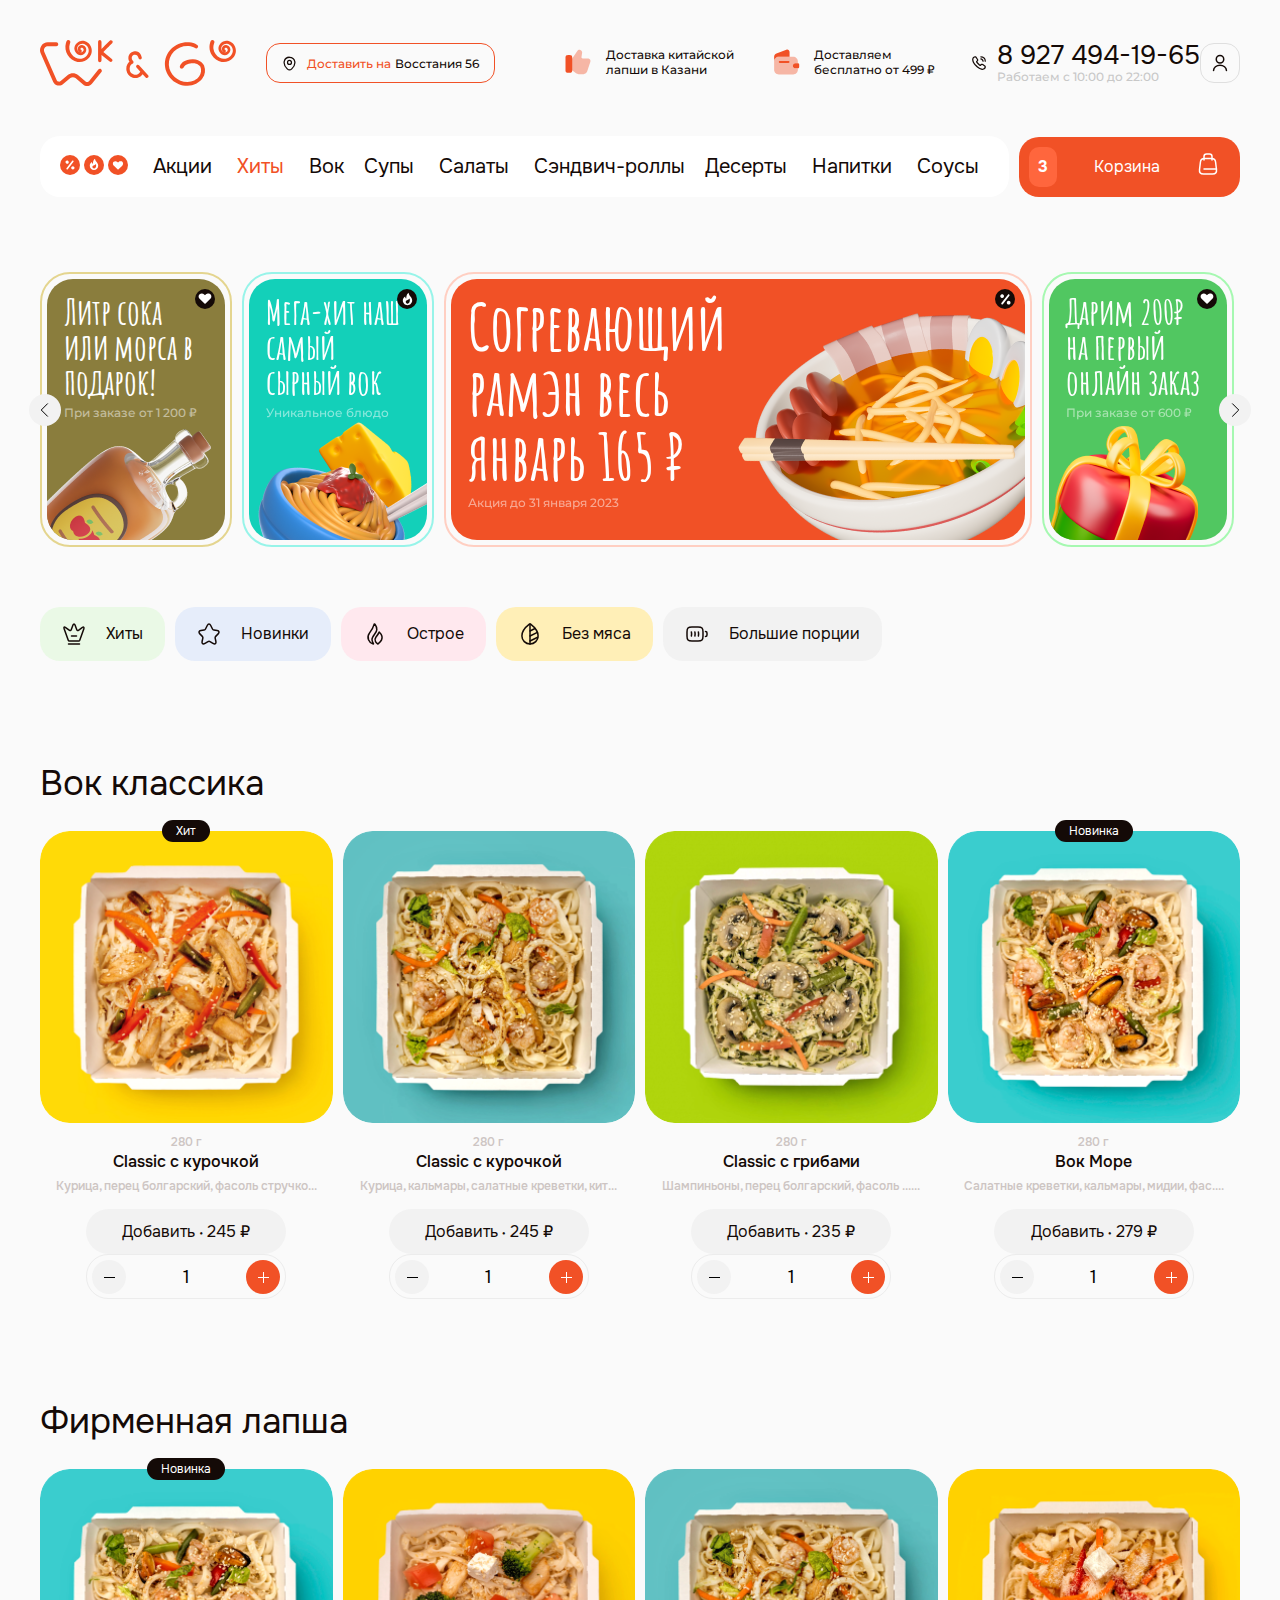
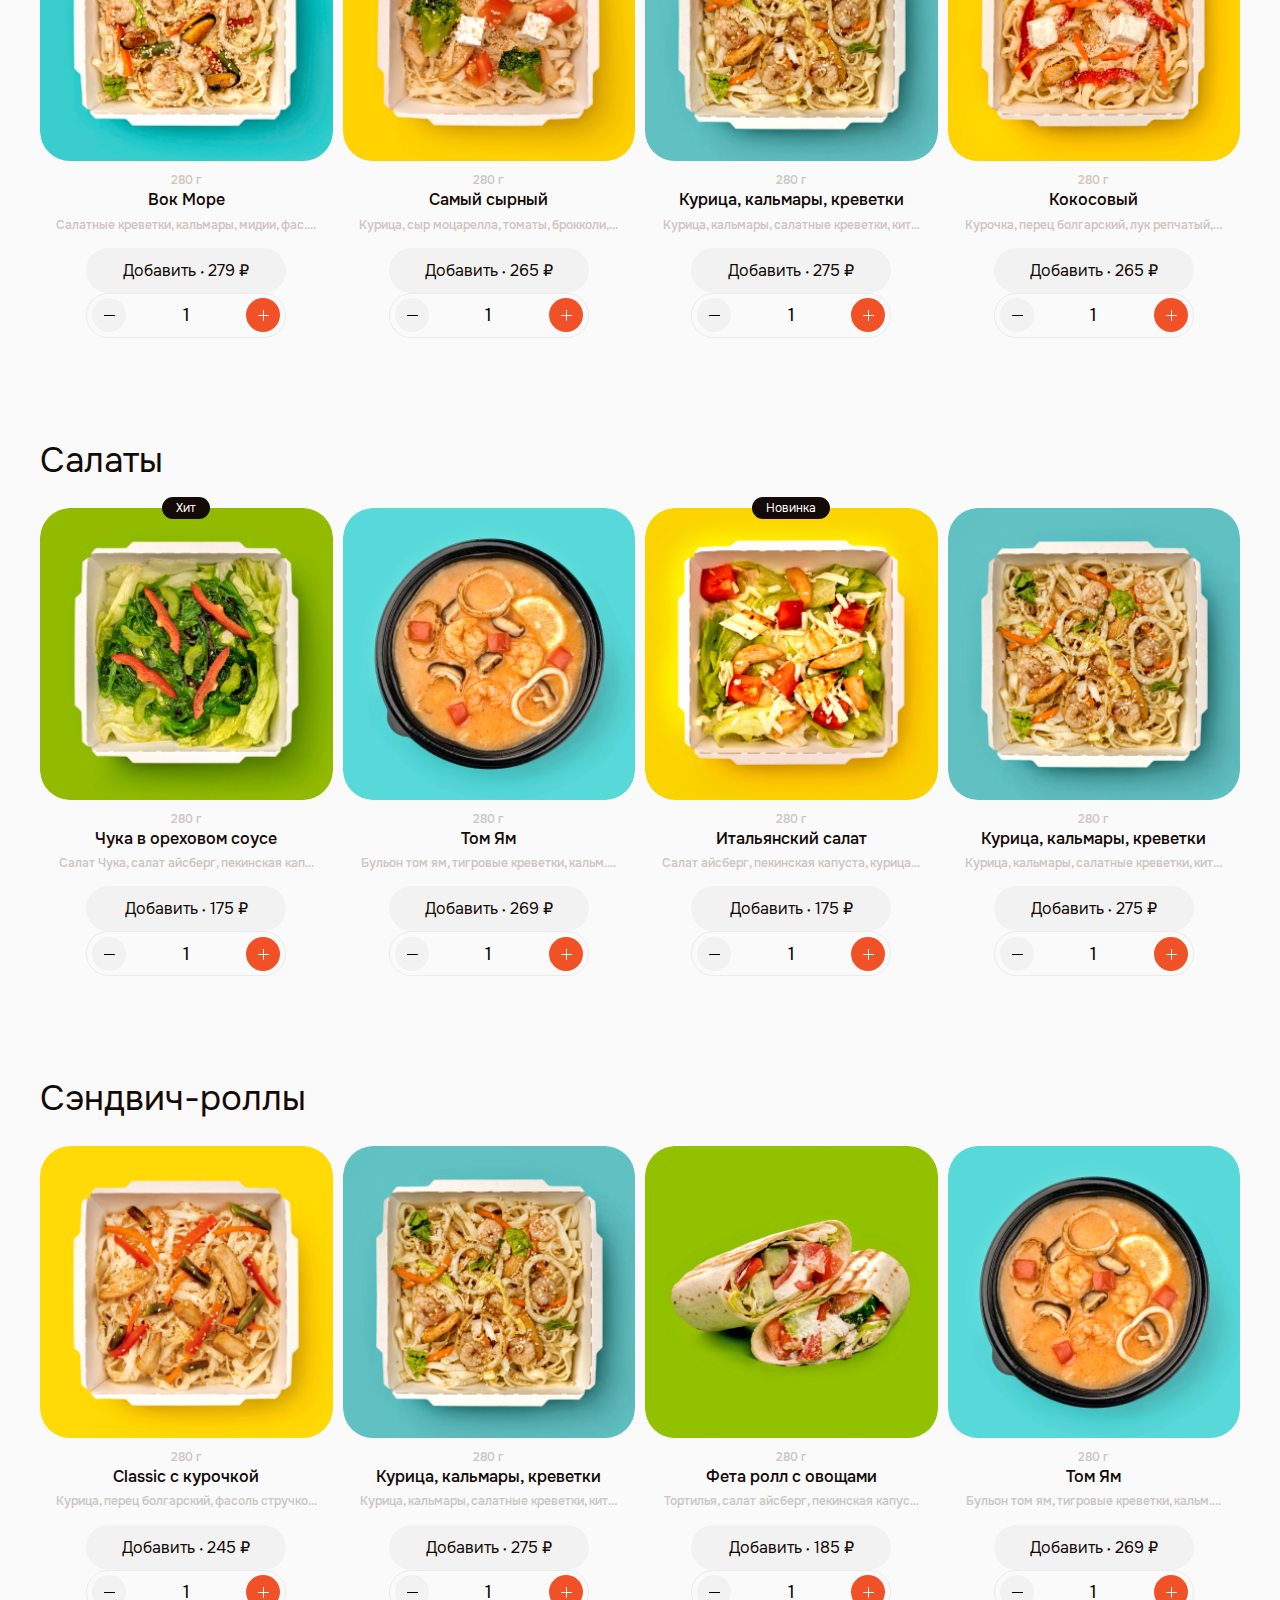
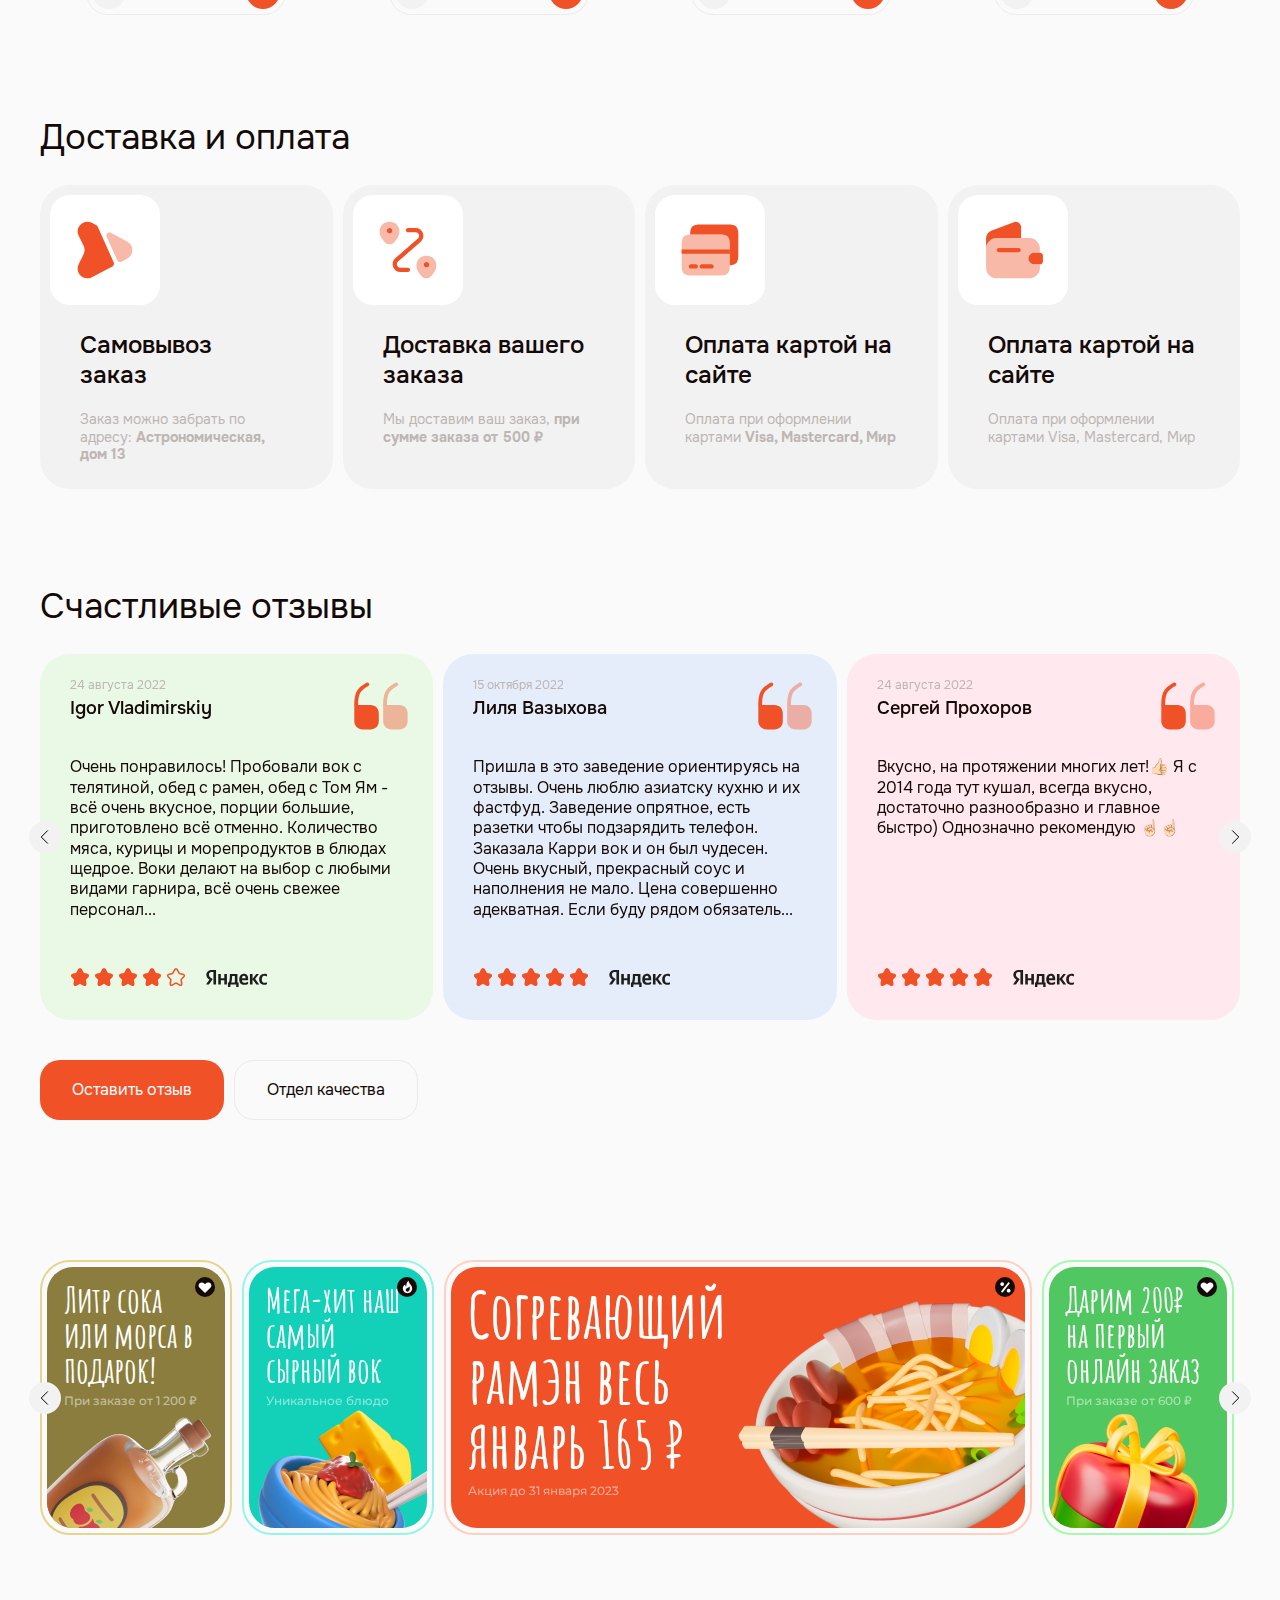
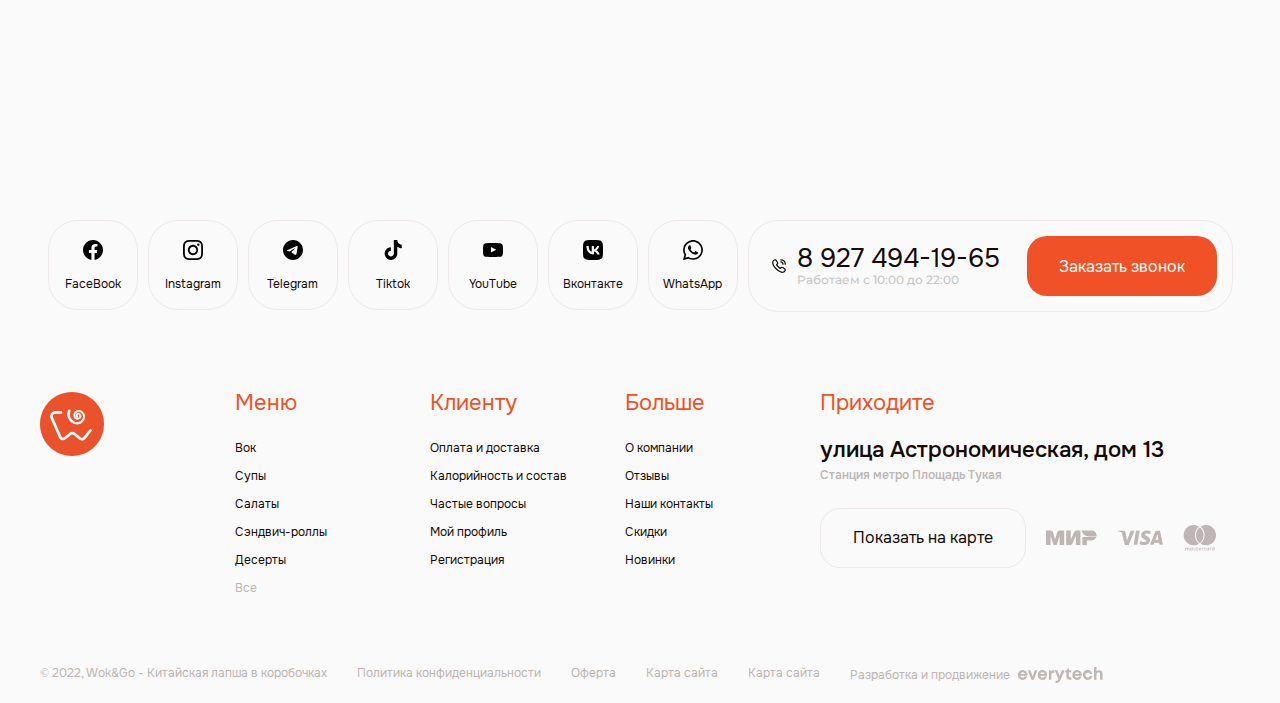
<file: index.html>
<!DOCTYPE html>
<html lang="ru">

<head>
	<title>Главная</title>
	<meta charset="UTF-8" />
	<meta name="format-detection" content="telephone=no" />
	<link rel="stylesheet" href="css/style.min.css?_v=20230221083907" />
	<meta name="viewport" content="width=device-width, initial-scale=1.0" />
	<link rel="shortcut icon" href="img/favicon/favicon.ico" />
	<link rel="apple-touch-icon" sizes="180x180" href="img/favicon/apple-touch-icon.png" />
	<link rel="icon" type="image/png" sizes="32x32" href="img/favicon/favicon-32x32.png" />
	<link rel="icon" type="image/png" sizes="16x16" href="img/favicon/favicon-16x16.png" />
	<link rel="manifest" href="img/favicon/site.webmanifest" />
	<meta name="msapplication-TileColor" content="#da532c">
	<meta name="theme-color" content="#ffffff">
</head>

<body>
	<div class="wrapper">
		<header class="header">
			<nav class="menu__body">
				<div class="menu__logo">
					<a href="#">
						<img src="img/icons/logo.svg" alt="">
					</a>
				</div>
				<button type="button" class="btn__close js-menu">
					<svg width="26" height="26" viewBox="0 0 26 26" fill="none" xmlns="http://www.w3.org/2000/svg">
						<path d="M20.3125 5.6875L5.6875 20.3125" stroke="#140A07" stroke-linecap="round" stroke-linejoin="round"></path>
						<path d="M20.3125 20.3125L5.6875 5.6875" stroke="#140A07" stroke-linecap="round" stroke-linejoin="round"></path>
					</svg>
				</button>
				<ul class="menu__list">
					<li class="menu__item">
						<div class="menu__location">
							<button type="button" class="menu__location-button">
								Доставить на <span class="menu__location-address">Восстания 56</span>
							</button>
						</div>
					</li>
					<li class="menu__item">
						<a href="" class="menu__login">
							<svg width="18" height="18" viewBox="0 0 18 18" fill="none" xmlns="http://www.w3.org/2000/svg">
								<path d="M9 9C11.0711 9 12.75 7.32107 12.75 5.25C12.75 3.17893 11.0711 1.5 9 1.5C6.92893 1.5 5.25 3.17893 5.25 5.25C5.25 7.32107 6.92893 9 9 9Z" stroke="#140A07" stroke-width="1.5" stroke-linecap="round" stroke-linejoin="round" />
								<path d="M15.4425 16.5C15.4425 13.5975 12.555 11.25 8.99999 11.25C5.44499 11.25 2.5575 13.5975 2.5575 16.5" stroke="#140A07" stroke-width="1.5" stroke-linecap="round" stroke-linejoin="round" />
							</svg>
							<span>Личный кабинет</span>
						</a>
					</li>
					<li class="menu__item">
						<div class="menu__contacts">
							<a class="menu__phone" href="tel:+79274941965">8 927 494-19-65</a>
							<span class="menu__workTimeText">Работаем с 10:00 до 22:00</span>
						</div>
					</li>
					<li class="menu__item">
						<div class="menu__info">
							<i class="menu__info-icon">
								<svg width="30" height="30" viewBox="0 0 30 30" fill="none" xmlns="http://www.w3.org/2000/svg">
									<path opacity="0.4" d="M27.0625 12.5374C26.575 11.8374 25.7125 11.4374 24.725 11.4374H19.6C19.2625 11.4374 18.95 11.2999 18.7375 11.0499C18.5125 10.7999 18.425 10.4499 18.475 10.0874L19.1125 5.98741C19.3875 4.76241 18.575 3.38741 17.35 2.97491C16.2125 2.54991 14.875 3.12491 14.3375 3.93741L9.0625 11.7749L8.9125 12.0249V23.0749L9.1 23.2624L13.0625 26.3249C13.5875 26.8499 14.775 27.1374 15.6125 27.1374H20.4875C22.1625 27.1374 23.85 25.8749 24.225 24.3374L27.3 14.9749C27.625 14.0874 27.5375 13.2249 27.0625 12.5374Z" fill="#F15126" />
									<path d="M6.5125 7.9751H5.225C3.2875 7.9751 2.5 8.7251 2.5 10.5751V23.1501C2.5 25.0001 3.2875 25.7501 5.225 25.7501H6.5125C8.45 25.7501 9.2375 25.0001 9.2375 23.1501V10.5751C9.2375 8.7251 8.45 7.9751 6.5125 7.9751Z" fill="#F15126" />
								</svg>
							</i>
							<span class="menu__info-text">
								Доставка китайской лапши в Казани
							</span>
						</div>
					</li>
					<div class="menu__item">
						<div class="menu__info">
							<i class="menu__info-icon">
								<svg width="30" height="30" viewBox="0 0 30 30" fill="none" xmlns="http://www.w3.org/2000/svg">
									<path opacity="0.4" d="M22.55 16.9375C22.025 17.45 21.725 18.1875 21.8 18.975C21.9125 20.325 23.15 21.3125 24.5 21.3125H26.875V22.8C26.875 25.3875 24.7625 27.5 22.175 27.5H7.825C5.2375 27.5 3.125 25.3875 3.125 22.8V14.3875C3.125 11.8 5.2375 9.6875 7.825 9.6875H22.175C24.7625 9.6875 26.875 11.8 26.875 14.3875V16.1875H24.35C23.65 16.1875 23.0125 16.4625 22.55 16.9375Z" fill="#F15126" />
									<path d="M18.5625 4.93753V9.68752H7.825C5.2375 9.68752 3.125 11.8 3.125 14.3875V9.80005C3.125 8.31255 4.0375 6.9875 5.425 6.4625L15.35 2.7125C16.9 2.1375 18.5625 3.27503 18.5625 4.93753Z" fill="#F15126" />
									<path d="M28.2 17.4624V20.0375C28.2 20.725 27.65 21.2875 26.95 21.3125H24.5C23.15 21.3125 21.9125 20.325 21.8 18.975C21.725 18.1875 22.025 17.45 22.55 16.9375C23.0125 16.4625 23.65 16.1875 24.35 16.1875H26.95C27.65 16.2125 28.2 16.7749 28.2 17.4624Z" fill="#F15126" />
									<path d="M17.5 15.9375H8.75C8.2375 15.9375 7.8125 15.5125 7.8125 15C7.8125 14.4875 8.2375 14.0625 8.75 14.0625H17.5C18.0125 14.0625 18.4375 14.4875 18.4375 15C18.4375 15.5125 18.0125 15.9375 17.5 15.9375Z" fill="#F15126" />
								</svg>
							</i>
							<span class="menu__info-text">
								Доставляем бесплатно от 499 ₽
							</span>
						</div>
					</div>
				</ul>
			</nav>
			<div class="header__container">
				<div class="header__wrapper">
					<div class="header__menu menu">
						<button type="button" class="menu__icon icon-menu js-menu"><span></span></button>

					</div>
					<div class="header__left">
						<div class="header__logo">
							<a href="#">
								<img src="img/icons/logo.svg" alt="">
							</a>
						</div>
						<div class="header__location">
							<button type="button" class="header__location-button">
								Доставить на <span class="header__location-address">Восстания 56</span>
							</button>
						</div>
					</div>
					<div class="header__right">
						<div class="header__info">
							<i class="header__info-icon">
								<svg width="30" height="30" viewBox="0 0 30 30" fill="none" xmlns="http://www.w3.org/2000/svg">
									<path opacity="0.4" d="M27.0625 12.5374C26.575 11.8374 25.7125 11.4374 24.725 11.4374H19.6C19.2625 11.4374 18.95 11.2999 18.7375 11.0499C18.5125 10.7999 18.425 10.4499 18.475 10.0874L19.1125 5.98741C19.3875 4.76241 18.575 3.38741 17.35 2.97491C16.2125 2.54991 14.875 3.12491 14.3375 3.93741L9.0625 11.7749L8.9125 12.0249V23.0749L9.1 23.2624L13.0625 26.3249C13.5875 26.8499 14.775 27.1374 15.6125 27.1374H20.4875C22.1625 27.1374 23.85 25.8749 24.225 24.3374L27.3 14.9749C27.625 14.0874 27.5375 13.2249 27.0625 12.5374Z" fill="#F15126" />
									<path d="M6.5125 7.9751H5.225C3.2875 7.9751 2.5 8.7251 2.5 10.5751V23.1501C2.5 25.0001 3.2875 25.7501 5.225 25.7501H6.5125C8.45 25.7501 9.2375 25.0001 9.2375 23.1501V10.5751C9.2375 8.7251 8.45 7.9751 6.5125 7.9751Z" fill="#F15126" />
								</svg>
							</i>
							<span class="header__info-text">
								Доставка китайской лапши в Казани
							</span>
						</div>
						<div class="header__info">
							<i class="header__info-icon">
								<svg width="30" height="30" viewBox="0 0 30 30" fill="none" xmlns="http://www.w3.org/2000/svg">
									<path opacity="0.4" d="M22.55 16.9375C22.025 17.45 21.725 18.1875 21.8 18.975C21.9125 20.325 23.15 21.3125 24.5 21.3125H26.875V22.8C26.875 25.3875 24.7625 27.5 22.175 27.5H7.825C5.2375 27.5 3.125 25.3875 3.125 22.8V14.3875C3.125 11.8 5.2375 9.6875 7.825 9.6875H22.175C24.7625 9.6875 26.875 11.8 26.875 14.3875V16.1875H24.35C23.65 16.1875 23.0125 16.4625 22.55 16.9375Z" fill="#F15126" />
									<path d="M18.5625 4.93753V9.68752H7.825C5.2375 9.68752 3.125 11.8 3.125 14.3875V9.80005C3.125 8.31255 4.0375 6.9875 5.425 6.4625L15.35 2.7125C16.9 2.1375 18.5625 3.27503 18.5625 4.93753Z" fill="#F15126" />
									<path d="M28.2 17.4624V20.0375C28.2 20.725 27.65 21.2875 26.95 21.3125H24.5C23.15 21.3125 21.9125 20.325 21.8 18.975C21.725 18.1875 22.025 17.45 22.55 16.9375C23.0125 16.4625 23.65 16.1875 24.35 16.1875H26.95C27.65 16.2125 28.2 16.7749 28.2 17.4624Z" fill="#F15126" />
									<path d="M17.5 15.9375H8.75C8.2375 15.9375 7.8125 15.5125 7.8125 15C7.8125 14.4875 8.2375 14.0625 8.75 14.0625H17.5C18.0125 14.0625 18.4375 14.4875 18.4375 15C18.4375 15.5125 18.0125 15.9375 17.5 15.9375Z" fill="#F15126" />
								</svg>
							</i>
							<span class="header__info-text">
								Доставляем бесплатно от 499 ₽
							</span>
						</div>
						<div class="header__contacts">
							<a class="header__phone" href="tel:+79274941965">8 927 494-19-65</a>
							<span class="header__workTimeText">Работаем с 10:00 до 22:00</span>
						</div>
						<a href="" class="header__login">
							<svg width="18" height="18" viewBox="0 0 18 18" fill="none" xmlns="http://www.w3.org/2000/svg">
								<path d="M9 9C11.0711 9 12.75 7.32107 12.75 5.25C12.75 3.17893 11.0711 1.5 9 1.5C6.92893 1.5 5.25 3.17893 5.25 5.25C5.25 7.32107 6.92893 9 9 9Z" stroke="#140A07" stroke-width="1.5" stroke-linecap="round" stroke-linejoin="round" />
								<path d="M15.4425 16.5C15.4425 13.5975 12.555 11.25 8.99999 11.25C5.44499 11.25 2.5575 13.5975 2.5575 16.5" stroke="#140A07" stroke-width="1.5" stroke-linecap="round" stroke-linejoin="round" />
							</svg>
						</a>
					</div>

				</div>


			</div>
		</header>

		<div class="header__menu">
			<div class="header__container">
				<div class="header__menu-wrap">
					<div class="header__menu-container">
						<div class="header__menu-icons">
							<svg width="68" height="20" viewBox="0 0 68 20" fill="none" xmlns="http://www.w3.org/2000/svg">
								<circle cx="58" cy="10" r="10" fill="#F15126" />
								<circle cx="34" cy="10" r="10" fill="#F15126" />
								<path d="M58.28 14.6199L62.27 10.6299C63.25 9.6499 63.39 8.0399 62.48 6.9899C62.27 6.7099 61.99 6.4999 61.64 6.3599C61.29 6.2199 61.01 6.1499 60.66 6.1499C60.31 6.1499 59.96 6.2199 59.61 6.3599C59.26 6.4999 58.98 6.7099 58.77 6.9199L58 7.6199L57.37 6.9899C56.39 6.0099 54.78 5.8699 53.73 6.7799C53.45 6.9899 53.24 7.2699 53.1 7.6199C52.96 7.8999 52.89 8.2499 52.89 8.5999C52.89 8.9499 52.96 9.2999 53.1 9.6499C53.24 9.9999 53.45 10.2799 53.66 10.4899L57.79 14.6199C57.86 14.6899 57.93 14.7599 58.07 14.7599C58.07 14.6899 58.21 14.6899 58.28 14.6199Z" fill="white" />
								<path d="M35.0555 3.65625C32.6547 5.03984 32.9445 8.93359 32.9445 8.93359C32.9445 8.93359 31.8891 8.57812 31.8891 6.99766C30.6258 7.73047 29.7781 9.13594 29.7781 10.7C29.7781 13.0297 31.6703 14.9219 34 14.9219C36.3297 14.9219 38.2219 13.0297 38.2219 10.7C38.2219 7.26563 35.0555 6.56016 35.0555 3.65625ZM34.3664 13.4672C33.5133 13.6805 32.6602 13.1609 32.4469 12.3133C32.2336 11.4656 32.7531 10.607 33.6008 10.3937C35.6516 9.87969 35.9031 8.73125 35.9031 8.73125C35.9031 8.73125 36.9258 12.8328 34.3664 13.4672Z" fill="white" />
								<circle cx="10" cy="10" r="10" fill="#F15126" />
								<path d="M8.59061 7.91648C9.01677 7.12025 8.71676 6.1293 7.92052 5.70314C7.12429 5.27698 6.13334 5.57699 5.70718 6.37322C5.28102 7.16946 5.58103 8.16041 6.37726 8.58657C7.1735 9.01273 8.16445 8.71272 8.59061 7.91648Z" fill="white" />
								<path d="M13.3579 5.67952V5.68499C13.0079 5.41155 12.4938 5.47171 12.2094 5.82718L6.50005 13.1662C6.22662 13.5162 6.28677 14.0303 6.64224 14.3147C7.00318 14.5881 7.51177 14.528 7.79068 14.1725L13.5001 6.82796C13.7735 6.47249 13.7079 5.9639 13.3579 5.67952Z" fill="white" />
								<path d="M12.8493 11.2139C11.9469 11.2139 11.2141 11.9467 11.2141 12.849C11.2141 13.7514 11.9469 14.4842 12.8493 14.4842C13.7516 14.4842 14.4844 13.7514 14.4844 12.849C14.4844 11.9467 13.7516 11.2139 12.8493 11.2139Z" fill="white" />
							</svg>
						</div>
						<nav class="scroll-nav">
							<div class="scroll-nav__slider swiper">
								<div class="scroll-nav__wrapper swiper-wrapper">
									<div class="scroll-nav__slide swiper-slide">
										<a href="" class="scroll-nav__link">
											Акции
										</a>
										<a href="" class="scroll-nav__link _active">
											Хиты
										</a>
										<a href="" class="scroll-nav__link">
											Вок
										</a>
									</div>
									<div class="scroll-nav__slide swiper-slide">
										<a href="" class="scroll-nav__link">
											Супы
										</a>
										<a href="" class="scroll-nav__link">
											Салаты
										</a>
										<a href="" class="scroll-nav__link">
											Сэндвич-роллы
										</a>
									</div>
									<div class="scroll-nav__slide swiper-slide">
										<a href="" class="scroll-nav__link">
											Десерты
										</a>
										<a href="" class="scroll-nav__link">
											Напитки
										</a>
										<a href="" class="scroll-nav__link">
											Соусы
										</a>
									</div>
								</div>

								<button type="button" class="scroll-nav__prev prev">
									<svg width="20" height="20" viewBox="0 0 20 20" fill="none" xmlns="http://www.w3.org/2000/svg">
										<path d="M12.5 16.25L6.25 10L12.5 3.75" stroke="black" stroke-linecap="round" stroke-linejoin="round" />
									</svg>
								</button>
								<button type="button" class="scroll-nav__next next">
									<svg width="20" height="20" viewBox="0 0 20 20" fill="none" xmlns="http://www.w3.org/2000/svg">
										<path d="M7.5 16.25L13.75 10L7.5 3.75" stroke="black" stroke-linecap="round" stroke-linejoin="round" />
									</svg>
								</button>

							</div>
						</nav>
					</div>

					<div class="header__basket js-basket">
						<span class="header__basket-count">
							3
						</span>
						<p class="header__basket-text">
							Корзина
						</p>
						<i class="header__basket-icon">
							<svg width="24" height="24" viewBox="0 0 24 24" fill="none" xmlns="http://www.w3.org/2000/svg">
								<path d="M8.40002 5.5H15.6C19 5.5 19.34 7.09 19.57 9.03L20.47 16.53C20.76 18.99 20 21 16.5 21H7.51003C4.00003 21 3.24002 18.99 3.54002 16.53L4.44003 9.03C4.66003 7.09 5.00002 5.5 8.40002 5.5Z" stroke="white" stroke-width="1.5" stroke-linecap="round" stroke-linejoin="round" />
								<path d="M8 7V3.5C8 2 9 1 10.5 1H13.5C15 1 16 2 16 3.5V7" stroke="white" stroke-width="1.5" stroke-linecap="round" stroke-linejoin="round" />
								<path d="M20.41 16.03H8" stroke="white" stroke-width="1.5" stroke-linecap="round" stroke-linejoin="round" />
							</svg>
						</i>
					</div>
				</div>
			</div>
		</div>
		<main class="page">

			<section class="carousel">
				<div class="carousel__container">
					<div class="carousel__slider-container">
						<div class="carousel__slider swiper">
							<div class="carousel__wrapper swiper-wrapper">
								<div class="carousel__slide swiper-slide" style="border-color: #E4D58F">
									<div class="carousel__item" style="background: #8A7D3D">
										<div class="carousel__item-wrap">
											<h2 class="carousel__title">
												Литр сока или морса в подарок!
											</h2>
											<p class="carousel__text">
												При заказе от 1 200 ₽
											</p>
										</div>
										<img class="carousel__image" src="img/products/carousel/1.png" alt="">
										<div class="badge badge-heart"></div>
									</div>

								</div>
								<div class="carousel__slide swiper-slide" style="border-color: #97F4E9">
									<div class="carousel__item" style="background: #13D0B9">
										<div class="carousel__item-wrap">
											<h2 class="carousel__title">
												Мега-хит наш cамый сырный вок
											</h2>
											<p class="carousel__text">
												Уникальное блюдо
											</p>
										</div>
										<img class="carousel__image" src="img/products/carousel/2.png" alt="">
										<div class="badge badge-fire"></div>
									</div>
								</div>
								<div class="carousel__slide _large swiper-slide" style="border-color: #FFCFC2">
									<div class="carousel__item" style="background: #F15126">
										<div class="carousel__item-wrap">
											<h2 class="carousel__title">
												Согревающий рамэн весь январь 165 ₽
											</h2>
											<p class="carousel__text">
												Акция до 31 января 2023
											</p>
										</div>
										<img class="carousel__image" src="img/products/carousel/3.png" alt="">
										<div class="badge badge-sale"></div>
									</div>
								</div>
								<div class="carousel__slide swiper-slide" style="border-color: #A6F8B1">
									<div class="carousel__item" style="background: #51C761">
										<div class="carousel__item-wrap">
											<h2 class="carousel__title">
												Дарим 200₽ на первый онлайн заказ
											</h2>
											<p class="carousel__text">
												При заказе от 600 ₽
											</p>
										</div>
										<img class="carousel__image" src="img/products/carousel/4.png" alt="">
										<div class="badge badge-heart"></div>
									</div>
								</div>
								<div class="carousel__slide swiper-slide" style="border-color: #E4D58F">
									<div class="carousel__item" style="background: #8A7D3D">
										<div class="carousel__item-wrap">
											<h2 class="carousel__title">
												Литр сока или морса в подарок!
											</h2>
											<p class="carousel__text">
												При заказе от 1 200 ₽
											</p>
										</div>
										<img class="carousel__image" src="img/products/carousel/1.png" alt="">
										<div class="badge badge-fire"></div>
									</div>
								</div>
								<div class="carousel__slide swiper-slide" style="border-color: #97F4E9">
									<div class="carousel__item" style="background: #13D0B9">
										<div class="carousel__item-wrap">
											<h2 class="carousel__title">
												Мега-хит наш cамый сырный вок
											</h2>
											<p class="carousel__text">
												Уникальное блюдо
											</p>
										</div>
										<img class="carousel__image" src="img/products/carousel/2.png" alt="">
										<div class="badge badge-sale"></div>
									</div>
								</div>
								<div class="carousel__slide _large swiper-slide" style="border-color: #FFCFC2">
									<div class="carousel__item" style="background: #F15126">
										<div class="carousel__item-wrap">
											<h2 class="carousel__title">
												Согревающий рамэн весь январь 165 ₽
											</h2>
											<p class="carousel__text">
												Акция до 31 января 2023
											</p>
										</div>
										<img class="carousel__image" src="img/products/carousel/3.png" alt="">
										<div class="badge badge-fire"></div>
									</div>
								</div>
								<div class="carousel__slide swiper-slide" style="border-color: #A6F8B1">
									<div class="carousel__item" style="background: #51C761">
										<div class="carousel__item-wrap">
											<h2 class="carousel__title">
												Дарим 200₽ на первый онлайн заказ
											</h2>
											<p class="carousel__text">
												При заказе от 600 ₽
											</p>
										</div>
										<img class="carousel__image" src="img/products/carousel/4.png" alt="">
										<div class="badge badge-sale"></div>
									</div>
								</div>
							</div>
						</div>


						<button type="button" class="slider-button__prev prev1">
							<svg width="20" height="20" viewBox="0 0 20 20" fill="none" xmlns="http://www.w3.org/2000/svg">
								<path d="M12.5 16.25L6.25 10L12.5 3.75" stroke="black" stroke-linecap="round" stroke-linejoin="round" />
							</svg>
						</button>
						<button type="button" class="slider-button__next next1">
							<svg width="20" height="20" viewBox="0 0 20 20" fill="none" xmlns="http://www.w3.org/2000/svg">
								<path d="M7.5 16.25L13.75 10L7.5 3.75" stroke="black" stroke-linecap="round" stroke-linejoin="round" />
							</svg>
						</button>

					</div>
				</div>
			</section>
			<section class="categories">
				<div class="categories__container">
					<div class="categories__list">
						<div class="categories__item" style="background-color: #EAF9E6;">
							<a href="" class="categories__link">
								<div class="categories__image">
									<img src="img/icons/crown.svg" alt="">
								</div>
								<span class="categories__name">
									Хиты
								</span>
							</a>
						</div>
						<div class="categories__item" style="background-color: #E6EDFA;">
							<a href="" class="categories__link">
								<div class="categories__image">
									<img src="img/icons/star.svg" alt="">
								</div>
								<span class="categories__name">
									Новинки
								</span>
							</a>
						</div>
						<div class="categories__item" style="background-color: #FFE8EE">
							<a href="" class="categories__link">
								<div class="categories__image">
									<img src="img/icons/huobi-token-(ht).svg" alt="">
								</div>
								<span class="categories__name">
									Острое
								</span>
							</a>
						</div>
						<div class="categories__item" style="background-color: #FFEFB7">
							<a href="" class="categories__link">
								<div class="categories__image">
									<img src="img/icons/blur.svg" alt="">
								</div>
								<span class="categories__name">
									Без мяса
								</span>
							</a>
						</div>
						<div class="categories__item" style="background-color: #F2F2F2">
							<a href="" class="categories__link">
								<div class="categories__image">
									<img src="img/icons/battery-full.svg" alt="">
								</div>
								<span class="categories__name">
									Большие порции
								</span>
							</a>
						</div>
					</div>
				</div>
			</section>
			<section class="products">
				<div class="products__container">
					<h1 class="title-main">
						Вок классика
					</h1>
					<div class="products__list">
						<div class="product-card">
							<div class="product-card__image">
								<a href="" class="product-card__link" data-popup="#popup">
									<div class="product-card__label">
										Хит
									</div>
									<img src="img/products/wok/1.png" alt="">
									<div class="product-card__layer"></div>
								</a>
							</div>
							<div class="product-card__body">
								<div class="product-card__weight">
									280 г
								</div>
								<h3 class="product-card__name">
									Classic с курочкой
								</h3>
								<p class="product-card__desc">
									Курица, перец болгарский, фасоль стручко...
								</p>

								<div class="product-card__controls">
									<button type="button" class="product-card__button js-add">
										<div class="product-card__wrap">
											<span class="product-card__text">
												Добавить
											</span>
											<span class="product-card__price">
												245 ₽
											</span>
										</div>
									</button>
									<div class="product-card__quantity quantity">
										<div class="quantity__button quantity__button_minus _icon-minus"></div>
										<div class="quantity__input">
											<input autocomplete="off" type="text" value="1">
										</div>
										<div class="quantity__button quantity__button_plus _icon-plus"></div>
									</div>
								</div>


							</div>
						</div>
						<div class="product-card">
							<div class="product-card__image">
								<a href="" class="product-card__link" data-popup="#popup">
									<img src="img/products/wok/2.png" alt="">
									<div class="product-card__layer"></div>
								</a>
							</div>
							<div class="product-card__body">
								<div class="product-card__weight">
									280 г
								</div>
								<h3 class="product-card__name">
									Classic с курочкой
								</h3>
								<p class="product-card__desc">
									Курица, кальмары, салатные креветки, кит...
								</p>
								<div class="product-card__controls">
									<button type="button" class="product-card__button js-add">
										<div class="product-card__wrap">
											<span class="product-card__text">
												Добавить
											</span>
											<span class="product-card__price">
												245 ₽
											</span>
										</div>
									</button>
									<div class="product-card__quantity quantity">
										<div class="quantity__button quantity__button_minus _icon-minus"></div>
										<div class="quantity__input">
											<input autocomplete="off" type="text" value="1">
										</div>
										<div class="quantity__button quantity__button_plus _icon-plus"></div>
									</div>
								</div>
							</div>
						</div>
						<div class="product-card">
							<div class="product-card__image">
								<a href="" class="product-card__link" data-popup="#popup">
									<img src="img/products/wok/3.png" alt="">
									<div class="product-card__layer"></div>
								</a>
							</div>
							<div class="product-card__body">
								<div class="product-card__weight">
									280 г
								</div>
								<h3 class="product-card__name">
									Classic с грибами
								</h3>
								<p class="product-card__desc">
									Шампиньоны, перец болгарский, фасоль ...
								</p>
								<div class="product-card__controls">
									<button type="button" class="product-card__button js-add">
										<div class="product-card__wrap">
											<span class="product-card__text">
												Добавить
											</span>
											<span class="product-card__price">
												235 ₽
											</span>
										</div>
									</button>
									<div class="product-card__quantity quantity">
										<div class="quantity__button quantity__button_minus _icon-minus"></div>
										<div class="quantity__input">
											<input autocomplete="off" type="text" value="1">
										</div>
										<div class="quantity__button quantity__button_plus _icon-plus"></div>
									</div>
								</div>
							</div>
						</div>
						<div class="product-card">
							<div class="product-card__image">
								<a href="" class="product-card__link" data-popup="#popup">
									<div class="product-card__label">
										Новинка
									</div>
									<img src="img/products/wok/4.png" alt="">
									<div class="product-card__layer"></div>
								</a>
							</div>
							<div class="product-card__body">
								<div class="product-card__weight">
									280 г
								</div>
								<h3 class="product-card__name">
									Вок Море
								</h3>
								<p class="product-card__desc">
									Салатные креветки, кальмары, мидии, фас...
								</p>
								<div class="product-card__controls">
									<button type="button" class="product-card__button js-add">
										<div class="product-card__wrap">
											<span class="product-card__text">
												Добавить
											</span>
											<span class="product-card__price">
												279 ₽
											</span>
										</div>
									</button>
									<div class="product-card__quantity quantity">
										<div class="quantity__button quantity__button_minus _icon-minus"></div>
										<div class="quantity__input">
											<input autocomplete="off" type="text" value="1">
										</div>
										<div class="quantity__button quantity__button_plus _icon-plus"></div>
									</div>
								</div>
							</div>
						</div>
					</div>
				</div>
			</section>
			<section class="products">
				<div class="products__container">
					<h1 class="title-main">
						Фирменная лапша
					</h1>
					<div class="products__list">
						<div class="product-card">
							<div class="product-card__image">
								<a href="" class="product-card__link" data-popup="#popup">
									<div class="product-card__label">
										Новинка
									</div>
									<img src="img/products/pasta/1.png" alt="">
									<div class="product-card__layer"></div>
								</a>
							</div>
							<div class="product-card__body">
								<div class="product-card__weight">
									280 г
								</div>
								<h3 class="product-card__name">
									Вок Море
								</h3>
								<p class="product-card__desc">
									Салатные креветки, кальмары, мидии, фас...
								</p>
								<div class="product-card__controls">
									<button type="button" class="product-card__button js-add">
										<div class="product-card__wrap">
											<span class="product-card__text">
												Добавить
											</span>
											<span class="product-card__price">
												279 ₽
											</span>
										</div>
									</button>
									<div class="product-card__quantity quantity">
										<div class="quantity__button quantity__button_minus _icon-minus"></div>
										<div class="quantity__input">
											<input autocomplete="off" type="text" value="1">
										</div>
										<div class="quantity__button quantity__button_plus _icon-plus"></div>
									</div>
								</div>
							</div>
						</div>
						<div class="product-card">
							<div class="product-card__image">
								<a href="" class="product-card__link" data-popup="#popup">
									<img src="img/products/pasta/2.png" alt="">
									<div class="product-card__layer"></div>
								</a>
							</div>
							<div class="product-card__body">
								<div class="product-card__weight">
									280 г
								</div>
								<h3 class="product-card__name">
									Самый сырный
								</h3>
								<p class="product-card__desc">
									Курица, сыр моцарелла, томаты, брокколи,...
								</p>
								<div class="product-card__controls">
									<button type="button" class="product-card__button js-add">
										<div class="product-card__wrap">
											<span class="product-card__text">
												Добавить
											</span>
											<span class="product-card__price">
												265 ₽
											</span>
										</div>
									</button>
									<div class="product-card__quantity quantity">
										<div class="quantity__button quantity__button_minus _icon-minus"></div>
										<div class="quantity__input">
											<input autocomplete="off" type="text" value="1">
										</div>
										<div class="quantity__button quantity__button_plus _icon-plus"></div>
									</div>
								</div>
							</div>
						</div>
						<div class="product-card">
							<div class="product-card__image">
								<a href="" class="product-card__link" data-popup="#popup">
									<img src="img/products/pasta/3.png" alt="">
									<div class="product-card__layer"></div>
								</a>
							</div>
							<div class="product-card__body">
								<div class="product-card__weight">
									280 г
								</div>
								<h3 class="product-card__name">
									Курица, кальмары, креветки
								</h3>
								<p class="product-card__desc">
									Курица, кальмары, салатные креветки, кит...
								</p>
								<div class="product-card__controls">
									<button type="button" class="product-card__button js-add">
										<div class="product-card__wrap">
											<span class="product-card__text">
												Добавить
											</span>
											<span class="product-card__price">
												275 ₽
											</span>
										</div>
									</button>
									<div class="product-card__quantity quantity">
										<div class="quantity__button quantity__button_minus _icon-minus"></div>
										<div class="quantity__input">
											<input autocomplete="off" type="text" value="1">
										</div>
										<div class="quantity__button quantity__button_plus _icon-plus"></div>
									</div>
								</div>
							</div>
						</div>
						<div class="product-card">
							<div class="product-card__image">
								<a href="" class="product-card__link" data-popup="#popup">
									<img src="img/products/pasta/4.png" alt="">
									<div class="product-card__layer"></div>
								</a>
							</div>
							<div class="product-card__body">
								<div class="product-card__weight">
									280 г
								</div>
								<h3 class="product-card__name">
									Кокосовый
								</h3>
								<p class="product-card__desc">
									Курочка, перец болгарский, лук репчатый, ...
								</p>
								<div class="product-card__controls">
									<button type="button" class="product-card__button js-add">
										<div class="product-card__wrap">
											<span class="product-card__text">
												Добавить
											</span>
											<span class="product-card__price">
												265 ₽
											</span>
										</div>
									</button>
									<div class="product-card__quantity quantity">
										<div class="quantity__button quantity__button_minus _icon-minus"></div>
										<div class="quantity__input">
											<input autocomplete="off" type="text" value="1">
										</div>
										<div class="quantity__button quantity__button_plus _icon-plus"></div>
									</div>
								</div>
							</div>
						</div>
					</div>
				</div>
			</section>
			<section class="products">
				<div class="products__container">
					<h1 class="title-main">
						Салаты
					</h1>
					<div class="products__list">
						<div class="product-card">
							<div class="product-card__image">
								<a href="" class="product-card__link" data-popup="#popup">
									<div class="product-card__label">
										Хит
									</div>
									<img src="img/products/salad/1.png" alt="">
									<div class="product-card__layer"></div>
								</a>
							</div>
							<div class="product-card__body">
								<div class="product-card__weight">
									280 г
								</div>
								<h3 class="product-card__name">
									Чука в ореховом соусе
								</h3>
								<p class="product-card__desc">
									Салат Чука, салат айсберг, пекинская капу...
								</p>
								<div class="product-card__controls">
									<button type="button" class="product-card__button js-add">
										<div class="product-card__wrap">
											<span class="product-card__text">
												Добавить
											</span>
											<span class="product-card__price">
												175 ₽
											</span>
										</div>
									</button>
									<div class="product-card__quantity quantity">
										<div class="quantity__button quantity__button_minus _icon-minus"></div>
										<div class="quantity__input">
											<input autocomplete="off" type="text" value="1">
										</div>
										<div class="quantity__button quantity__button_plus _icon-plus"></div>
									</div>
								</div>
							</div>
						</div>
						<div class="product-card">
							<div class="product-card__image">
								<a href="" class="product-card__link" data-popup="#popup">
									<img src="img/products/salad/2.png" alt="">
									<div class="product-card__layer"></div>
								</a>
							</div>
							<div class="product-card__body">
								<div class="product-card__weight">
									280 г
								</div>
								<h3 class="product-card__name">
									Том Ям
								</h3>
								<p class="product-card__desc">
									Бульон том ям, тигровые креветки, кальм...
								</p>
								<div class="product-card__controls">
									<button type="button" class="product-card__button js-add">
										<div class="product-card__wrap">
											<span class="product-card__text">
												Добавить
											</span>
											<span class="product-card__price">
												269 ₽
											</span>
										</div>
									</button>
									<div class="product-card__quantity quantity">
										<div class="quantity__button quantity__button_minus _icon-minus"></div>
										<div class="quantity__input">
											<input autocomplete="off" type="text" value="1">
										</div>
										<div class="quantity__button quantity__button_plus _icon-plus"></div>
									</div>
								</div>
							</div>
						</div>
						<div class="product-card">
							<div class="product-card__image">
								<a href="" class="product-card__link" data-popup="#popup">
									<div class="product-card__label">
										Новинка
									</div>
									<img src="img/products/salad/3.png" alt="">
									<div class="product-card__layer"></div>
								</a>
							</div>
							<div class="product-card__body">
								<div class="product-card__weight">
									280 г
								</div>
								<h3 class="product-card__name">
									Итальянский салат
								</h3>
								<p class="product-card__desc">
									Салат айсберг, пекинская капуста, курица...
								</p>
								<div class="product-card__controls">
									<button type="button" class="product-card__button js-add">
										<div class="product-card__wrap">
											<span class="product-card__text">
												Добавить
											</span>
											<span class="product-card__price">
												175 ₽
											</span>
										</div>
									</button>
									<div class="product-card__quantity quantity">
										<div class="quantity__button quantity__button_minus _icon-minus"></div>
										<div class="quantity__input">
											<input autocomplete="off" type="text" value="1">
										</div>
										<div class="quantity__button quantity__button_plus _icon-plus"></div>
									</div>
								</div>
							</div>
						</div>
						<div class="product-card">
							<div class="product-card__image">
								<a href="" class="product-card__link" data-popup="#popup">
									<img src="img/products/salad/4.png" alt="">
									<div class="product-card__layer"></div>
								</a>
							</div>
							<div class="product-card__body">
								<div class="product-card__weight">
									280 г
								</div>
								<h3 class="product-card__name">
									Курица, кальмары, креветки
								</h3>
								<p class="product-card__desc">
									Курица, кальмары, салатные креветки, кит...
								</p>
								<div class="product-card__controls">
									<button type="button" class="product-card__button js-add">
										<div class="product-card__wrap">
											<span class="product-card__text">
												Добавить
											</span>
											<span class="product-card__price">
												275 ₽
											</span>
										</div>
									</button>
									<div class="product-card__quantity quantity">
										<div class="quantity__button quantity__button_minus _icon-minus"></div>
										<div class="quantity__input">
											<input autocomplete="off" type="text" value="1">
										</div>
										<div class="quantity__button quantity__button_plus _icon-plus"></div>
									</div>
								</div>
							</div>
						</div>
					</div>
				</div>
			</section>
			<section class="products">
				<div class="products__container">
					<h1 class="title-main">
						Сэндвич-роллы
					</h1>
					<div class="products__list">
						<div class="product-card">
							<div class="product-card__image">
								<a href="" class="product-card__link" data-popup="#popup">
									<img src="img/products/sandwich/1.png" alt="">
									<div class="product-card__layer"></div>
								</a>
							</div>
							<div class="product-card__body">
								<div class="product-card__weight">
									280 г
								</div>
								<h3 class="product-card__name">
									Classic с курочкой
								</h3>
								<p class="product-card__desc">
									Курица, перец болгарский, фасоль стручко...
								</p>
								<div class="product-card__controls">
									<button type="button" class="product-card__button js-add">
										<div class="product-card__wrap">
											<span class="product-card__text">
												Добавить
											</span>
											<span class="product-card__price">
												245 ₽
											</span>
										</div>
									</button>
									<div class="product-card__quantity quantity">
										<div class="quantity__button quantity__button_minus _icon-minus"></div>
										<div class="quantity__input">
											<input autocomplete="off" type="text" value="1">
										</div>
										<div class="quantity__button quantity__button_plus _icon-plus"></div>
									</div>
								</div>
							</div>
						</div>
						<div class="product-card">
							<div class="product-card__image">
								<a href="" class="product-card__link" data-popup="#popup">
									<img src="img/products/sandwich/2.png" alt="">
									<div class="product-card__layer"></div>
								</a>
							</div>
							<div class="product-card__body">
								<div class="product-card__weight">
									280 г
								</div>
								<h3 class="product-card__name">
									Курица, кальмары, креветки
								</h3>
								<p class="product-card__desc">
									Курица, кальмары, салатные креветки, кит...
								</p>
								<div class="product-card__controls">
									<button type="button" class="product-card__button js-add">
										<div class="product-card__wrap">
											<span class="product-card__text">
												Добавить
											</span>
											<span class="product-card__price">
												275 ₽
											</span>
										</div>
									</button>
									<div class="product-card__quantity quantity">
										<div class="quantity__button quantity__button_minus _icon-minus"></div>
										<div class="quantity__input">
											<input autocomplete="off" type="text" value="1">
										</div>
										<div class="quantity__button quantity__button_plus _icon-plus"></div>
									</div>
								</div>
							</div>
						</div>
						<div class="product-card">
							<div class="product-card__image">
								<a href="" class="product-card__link" data-popup="#popup">
									<img src="img/products/sandwich/3.png" alt="">
									<div class="product-card__layer"></div>
								</a>
							</div>
							<div class="product-card__body">
								<div class="product-card__weight">
									280 г
								</div>
								<h3 class="product-card__name">
									Фета ролл c овощами
								</h3>
								<p class="product-card__desc">
									Тортилья, салат айсберг, пекинская капус...
								</p>
								<div class="product-card__controls">
									<button type="button" class="product-card__button js-add">
										<div class="product-card__wrap">
											<span class="product-card__text">
												Добавить
											</span>
											<span class="product-card__price">
												185 ₽
											</span>
										</div>
									</button>
									<div class="product-card__quantity quantity">
										<div class="quantity__button quantity__button_minus _icon-minus"></div>
										<div class="quantity__input">
											<input autocomplete="off" type="text" value="1">
										</div>
										<div class="quantity__button quantity__button_plus _icon-plus"></div>
									</div>
								</div>
							</div>
						</div>
						<div class="product-card">
							<div class="product-card__image">
								<a href="" class="product-card__link" data-popup="#popup">
									<img src="img/products/sandwich/4.png" alt="">
									<div class="product-card__layer"></div>
								</a>
							</div>
							<div class="product-card__body">
								<div class="product-card__weight">
									280 г
								</div>
								<h3 class="product-card__name">
									Том Ям
								</h3>
								<p class="product-card__desc">
									Бульон том ям, тигровые креветки, кальм...
								</p>
								<div class="product-card__controls">
									<button type="button" class="product-card__button js-add">
										<div class="product-card__wrap">
											<span class="product-card__text">
												Добавить
											</span>
											<span class="product-card__price">
												269 ₽
											</span>
										</div>
									</button>
									<div class="product-card__quantity quantity">
										<div class="quantity__button quantity__button_minus _icon-minus"></div>
										<div class="quantity__input">
											<input autocomplete="off" type="text" value="1">
										</div>
										<div class="quantity__button quantity__button_plus _icon-plus"></div>
									</div>
								</div>
							</div>
						</div>
					</div>
				</div>
			</section>
			<section class="info">
				<div class="info__container">
					<h1 class="title-main">
						Доставка и оплата
					</h1>
					<div class="info__row">
						<div class="info__item">
							<div class="info__icon">
								<img src="img/icons/direct-right.svg" alt="">
							</div>
							<div class="info__item-body">
								<h3 class="info__title">
									Самовывоз<br> заказ
								</h3>
								<p class="info__text">
									Заказ можно забрать по адресу: <b>Астрономическая, дом 13</b>
								</p>
							</div>
						</div>
						<div class="info__item">
							<div class="info__icon">
								<img src="img/icons/routing.svg" alt="">
							</div>
							<div class="info__item-body">
								<h3 class="info__title">
									Доставка вашего заказа
								</h3>
								<p class="info__text">
									Мы доставим ваш заказ, <b>при сумме заказа от 500 ₽</b>
								</p>
							</div>
						</div>
						<div class="info__item">
							<div class="info__icon">
								<img src="img/icons/cards.svg" alt="">
							</div>
							<div class="info__item-body">
								<h3 class="info__title">
									Оплата картой на сайте
								</h3>
								<p class="info__text">
									Оплата при оформлении картами <b>Visa, Mastercard, Мир</b>
								</p>
							</div>
						</div>
						<div class="info__item">
							<div class="info__icon">
								<img src="img/icons/empty-wallet.svg" alt="">
							</div>
							<div class="info__item-body">
								<h3 class="info__title">
									Оплата картой на сайте
								</h3>
								<p class="info__text">
									Оплата при оформлении картами Visa, Mastercard, Мир
								</p>
							</div>

						</div>
					</div>
				</div>
			</section>
			<section class="reviews">
				<div class="reviews__container">
					<h1 class="title-main">
						Счастливые отзывы
					</h1>
					<div class="reviews__slider-container">
						<button type="button" class="slider-button__prev prev">
							<svg width="20" height="20" viewBox="0 0 20 20" fill="none" xmlns="http://www.w3.org/2000/svg">
								<path d="M12.5 16.25L6.25 10L12.5 3.75" stroke="black" stroke-linecap="round" stroke-linejoin="round" />
							</svg>
						</button>
						<button type="button" class="slider-button__next next">
							<svg width="20" height="20" viewBox="0 0 20 20" fill="none" xmlns="http://www.w3.org/2000/svg">
								<path d="M7.5 16.25L13.75 10L7.5 3.75" stroke="black" stroke-linecap="round" stroke-linejoin="round" />
							</svg>
						</button>
						<div class="reviews__slider swiper">
							<div class="reviews__wrapper swiper-wrapper">
								<div class="reviews__slide swiper-slide">
									<div class="reviews__item">
										<div class="reviews__item-top">
											<span class="reviews__date">
												24 августа 2022
											</span>
											<h4 class="reviews__title">
												Igor Vladimirskiy
											</h4>
										</div>
										<p class="reviews__text">
											Очень понравилось! Пробовали вок с телятиной, обед с рамен, обед с Том Ям - всё очень
											вкусное, порции большие, приготовлено всё отменно.
											Количество мяса, курицы и морепродуктов в блюдах щедрое.
											Воки делают на выбор с любыми видами гарнира, всё очень свежее персонал...
										</p>
										<div class="reviews__rating">
											<div class="rating-result">
												<span class="_active">
													<svg width="20" height="20" viewBox="0 0 20 20" fill="none" xmlns="http://www.w3.org/2000/svg">
														<path d="M11.4417 2.92495L12.9083 5.85828C13.1083 6.26662 13.6417 6.65828 14.0917 6.73328L16.75 7.17495C18.45 7.45828 18.85 8.69162 17.625 9.90828L15.5583 11.9749C15.2083 12.3249 15.0167 12.9999 15.125 13.4833L15.7167 16.0416C16.1833 18.0666 15.1083 18.8499 13.3167 17.7916L10.825 16.3166C10.375 16.0499 9.63332 16.0499 9.17499 16.3166L6.68332 17.7916C4.89999 18.8499 3.81665 18.0583 4.28332 16.0416L4.87499 13.4833C4.98332 12.9999 4.79165 12.3249 4.44165 11.9749L2.37499 9.90828C1.15832 8.69162 1.54999 7.45828 3.24999 7.17495L5.90832 6.73328C6.34999 6.65828 6.88332 6.26662 7.08332 5.85828L8.54999 2.92495C9.34999 1.33328 10.65 1.33328 11.4417 2.92495Z" stroke="#F15126" stroke-width="1.5" stroke-linecap="round" stroke-linejoin="round" />
													</svg>
												</span>
												<span class="_active">
													<svg width="20" height="20" viewBox="0 0 20 20" fill="none" xmlns="http://www.w3.org/2000/svg">
														<path d="M11.4417 2.92495L12.9083 5.85828C13.1083 6.26662 13.6417 6.65828 14.0917 6.73328L16.75 7.17495C18.45 7.45828 18.85 8.69162 17.625 9.90828L15.5583 11.9749C15.2083 12.3249 15.0167 12.9999 15.125 13.4833L15.7167 16.0416C16.1833 18.0666 15.1083 18.8499 13.3167 17.7916L10.825 16.3166C10.375 16.0499 9.63332 16.0499 9.17499 16.3166L6.68332 17.7916C4.89999 18.8499 3.81665 18.0583 4.28332 16.0416L4.87499 13.4833C4.98332 12.9999 4.79165 12.3249 4.44165 11.9749L2.37499 9.90828C1.15832 8.69162 1.54999 7.45828 3.24999 7.17495L5.90832 6.73328C6.34999 6.65828 6.88332 6.26662 7.08332 5.85828L8.54999 2.92495C9.34999 1.33328 10.65 1.33328 11.4417 2.92495Z" stroke="#F15126" stroke-width="1.5" stroke-linecap="round" stroke-linejoin="round" />
													</svg>
												</span>
												<span class="_active">
													<svg width="20" height="20" viewBox="0 0 20 20" fill="none" xmlns="http://www.w3.org/2000/svg">
														<path d="M11.4417 2.92495L12.9083 5.85828C13.1083 6.26662 13.6417 6.65828 14.0917 6.73328L16.75 7.17495C18.45 7.45828 18.85 8.69162 17.625 9.90828L15.5583 11.9749C15.2083 12.3249 15.0167 12.9999 15.125 13.4833L15.7167 16.0416C16.1833 18.0666 15.1083 18.8499 13.3167 17.7916L10.825 16.3166C10.375 16.0499 9.63332 16.0499 9.17499 16.3166L6.68332 17.7916C4.89999 18.8499 3.81665 18.0583 4.28332 16.0416L4.87499 13.4833C4.98332 12.9999 4.79165 12.3249 4.44165 11.9749L2.37499 9.90828C1.15832 8.69162 1.54999 7.45828 3.24999 7.17495L5.90832 6.73328C6.34999 6.65828 6.88332 6.26662 7.08332 5.85828L8.54999 2.92495C9.34999 1.33328 10.65 1.33328 11.4417 2.92495Z" stroke="#F15126" stroke-width="1.5" stroke-linecap="round" stroke-linejoin="round" />
													</svg>
												</span>
												<span class="_active">
													<svg width="20" height="20" viewBox="0 0 20 20" fill="none" xmlns="http://www.w3.org/2000/svg">
														<path d="M11.4417 2.92495L12.9083 5.85828C13.1083 6.26662 13.6417 6.65828 14.0917 6.73328L16.75 7.17495C18.45 7.45828 18.85 8.69162 17.625 9.90828L15.5583 11.9749C15.2083 12.3249 15.0167 12.9999 15.125 13.4833L15.7167 16.0416C16.1833 18.0666 15.1083 18.8499 13.3167 17.7916L10.825 16.3166C10.375 16.0499 9.63332 16.0499 9.17499 16.3166L6.68332 17.7916C4.89999 18.8499 3.81665 18.0583 4.28332 16.0416L4.87499 13.4833C4.98332 12.9999 4.79165 12.3249 4.44165 11.9749L2.37499 9.90828C1.15832 8.69162 1.54999 7.45828 3.24999 7.17495L5.90832 6.73328C6.34999 6.65828 6.88332 6.26662 7.08332 5.85828L8.54999 2.92495C9.34999 1.33328 10.65 1.33328 11.4417 2.92495Z" stroke="#F15126" stroke-width="1.5" stroke-linecap="round" stroke-linejoin="round" />
													</svg>
												</span>
												<span>
													<svg width="20" height="20" viewBox="0 0 20 20" fill="none" xmlns="http://www.w3.org/2000/svg">
														<path d="M11.4417 2.92495L12.9083 5.85828C13.1083 6.26662 13.6417 6.65828 14.0917 6.73328L16.75 7.17495C18.45 7.45828 18.85 8.69162 17.625 9.90828L15.5583 11.9749C15.2083 12.3249 15.0167 12.9999 15.125 13.4833L15.7167 16.0416C16.1833 18.0666 15.1083 18.8499 13.3167 17.7916L10.825 16.3166C10.375 16.0499 9.63332 16.0499 9.17499 16.3166L6.68332 17.7916C4.89999 18.8499 3.81665 18.0583 4.28332 16.0416L4.87499 13.4833C4.98332 12.9999 4.79165 12.3249 4.44165 11.9749L2.37499 9.90828C1.15832 8.69162 1.54999 7.45828 3.24999 7.17495L5.90832 6.73328C6.34999 6.65828 6.88332 6.26662 7.08332 5.85828L8.54999 2.92495C9.34999 1.33328 10.65 1.33328 11.4417 2.92495Z" stroke="#F15126" stroke-width="1.5" stroke-linecap="round" stroke-linejoin="round" />
													</svg>
												</span>
											</div>
											<img src="img/icons/yandex.svg" alt="">
										</div>
									</div>
								</div>
								<div class="reviews__slide swiper-slide">
									<div class="reviews__item">
										<div class="reviews__item-top">
											<span class="reviews__date">
												15 октября 2022
											</span>
											<h4 class="reviews__title">
												Лиля Вазыхова
											</h4>
										</div>
										<p class="reviews__text">
											Пришла в это заведение ориентируясь на отзывы. Очень люблю азиатску кухню и их фастфуд.
											Заведение опрятное, есть разетки чтобы подзарядить телефон. Заказала Карри вок и он был
											чудесен. Очень вкусный, прекрасный соус и наполнения не мало. Цена совершенно
											адекватная. Если буду рядом обязатель...
										</p>
										<div class="reviews__rating">
											<div class="rating-result">
												<span class="_active">
													<svg width="20" height="20" viewBox="0 0 20 20" fill="none" xmlns="http://www.w3.org/2000/svg">
														<path d="M11.4417 2.92495L12.9083 5.85828C13.1083 6.26662 13.6417 6.65828 14.0917 6.73328L16.75 7.17495C18.45 7.45828 18.85 8.69162 17.625 9.90828L15.5583 11.9749C15.2083 12.3249 15.0167 12.9999 15.125 13.4833L15.7167 16.0416C16.1833 18.0666 15.1083 18.8499 13.3167 17.7916L10.825 16.3166C10.375 16.0499 9.63332 16.0499 9.17499 16.3166L6.68332 17.7916C4.89999 18.8499 3.81665 18.0583 4.28332 16.0416L4.87499 13.4833C4.98332 12.9999 4.79165 12.3249 4.44165 11.9749L2.37499 9.90828C1.15832 8.69162 1.54999 7.45828 3.24999 7.17495L5.90832 6.73328C6.34999 6.65828 6.88332 6.26662 7.08332 5.85828L8.54999 2.92495C9.34999 1.33328 10.65 1.33328 11.4417 2.92495Z" stroke="#F15126" stroke-width="1.5" stroke-linecap="round" stroke-linejoin="round" />
													</svg>
												</span>
												<span class="_active">
													<svg width="20" height="20" viewBox="0 0 20 20" fill="none" xmlns="http://www.w3.org/2000/svg">
														<path d="M11.4417 2.92495L12.9083 5.85828C13.1083 6.26662 13.6417 6.65828 14.0917 6.73328L16.75 7.17495C18.45 7.45828 18.85 8.69162 17.625 9.90828L15.5583 11.9749C15.2083 12.3249 15.0167 12.9999 15.125 13.4833L15.7167 16.0416C16.1833 18.0666 15.1083 18.8499 13.3167 17.7916L10.825 16.3166C10.375 16.0499 9.63332 16.0499 9.17499 16.3166L6.68332 17.7916C4.89999 18.8499 3.81665 18.0583 4.28332 16.0416L4.87499 13.4833C4.98332 12.9999 4.79165 12.3249 4.44165 11.9749L2.37499 9.90828C1.15832 8.69162 1.54999 7.45828 3.24999 7.17495L5.90832 6.73328C6.34999 6.65828 6.88332 6.26662 7.08332 5.85828L8.54999 2.92495C9.34999 1.33328 10.65 1.33328 11.4417 2.92495Z" stroke="#F15126" stroke-width="1.5" stroke-linecap="round" stroke-linejoin="round" />
													</svg>
												</span>
												<span class="_active">
													<svg width="20" height="20" viewBox="0 0 20 20" fill="none" xmlns="http://www.w3.org/2000/svg">
														<path d="M11.4417 2.92495L12.9083 5.85828C13.1083 6.26662 13.6417 6.65828 14.0917 6.73328L16.75 7.17495C18.45 7.45828 18.85 8.69162 17.625 9.90828L15.5583 11.9749C15.2083 12.3249 15.0167 12.9999 15.125 13.4833L15.7167 16.0416C16.1833 18.0666 15.1083 18.8499 13.3167 17.7916L10.825 16.3166C10.375 16.0499 9.63332 16.0499 9.17499 16.3166L6.68332 17.7916C4.89999 18.8499 3.81665 18.0583 4.28332 16.0416L4.87499 13.4833C4.98332 12.9999 4.79165 12.3249 4.44165 11.9749L2.37499 9.90828C1.15832 8.69162 1.54999 7.45828 3.24999 7.17495L5.90832 6.73328C6.34999 6.65828 6.88332 6.26662 7.08332 5.85828L8.54999 2.92495C9.34999 1.33328 10.65 1.33328 11.4417 2.92495Z" stroke="#F15126" stroke-width="1.5" stroke-linecap="round" stroke-linejoin="round" />
													</svg>
												</span>
												<span class="_active">
													<svg width="20" height="20" viewBox="0 0 20 20" fill="none" xmlns="http://www.w3.org/2000/svg">
														<path d="M11.4417 2.92495L12.9083 5.85828C13.1083 6.26662 13.6417 6.65828 14.0917 6.73328L16.75 7.17495C18.45 7.45828 18.85 8.69162 17.625 9.90828L15.5583 11.9749C15.2083 12.3249 15.0167 12.9999 15.125 13.4833L15.7167 16.0416C16.1833 18.0666 15.1083 18.8499 13.3167 17.7916L10.825 16.3166C10.375 16.0499 9.63332 16.0499 9.17499 16.3166L6.68332 17.7916C4.89999 18.8499 3.81665 18.0583 4.28332 16.0416L4.87499 13.4833C4.98332 12.9999 4.79165 12.3249 4.44165 11.9749L2.37499 9.90828C1.15832 8.69162 1.54999 7.45828 3.24999 7.17495L5.90832 6.73328C6.34999 6.65828 6.88332 6.26662 7.08332 5.85828L8.54999 2.92495C9.34999 1.33328 10.65 1.33328 11.4417 2.92495Z" stroke="#F15126" stroke-width="1.5" stroke-linecap="round" stroke-linejoin="round" />
													</svg>
												</span>
												<span class="_active">
													<svg width="20" height="20" viewBox="0 0 20 20" fill="none" xmlns="http://www.w3.org/2000/svg">
														<path d="M11.4417 2.92495L12.9083 5.85828C13.1083 6.26662 13.6417 6.65828 14.0917 6.73328L16.75 7.17495C18.45 7.45828 18.85 8.69162 17.625 9.90828L15.5583 11.9749C15.2083 12.3249 15.0167 12.9999 15.125 13.4833L15.7167 16.0416C16.1833 18.0666 15.1083 18.8499 13.3167 17.7916L10.825 16.3166C10.375 16.0499 9.63332 16.0499 9.17499 16.3166L6.68332 17.7916C4.89999 18.8499 3.81665 18.0583 4.28332 16.0416L4.87499 13.4833C4.98332 12.9999 4.79165 12.3249 4.44165 11.9749L2.37499 9.90828C1.15832 8.69162 1.54999 7.45828 3.24999 7.17495L5.90832 6.73328C6.34999 6.65828 6.88332 6.26662 7.08332 5.85828L8.54999 2.92495C9.34999 1.33328 10.65 1.33328 11.4417 2.92495Z" stroke="#F15126" stroke-width="1.5" stroke-linecap="round" stroke-linejoin="round" />
													</svg>
												</span>
											</div>
											<img src="img/icons/yandex.svg" alt="">
										</div>
									</div>
								</div>
								<div class="reviews__slide swiper-slide">
									<div class="reviews__item">
										<div class="reviews__item-top">
											<span class="reviews__date">
												24 августа 2022
											</span>
											<h4 class="reviews__title">
												Сергей Прохоров
											</h4>
										</div>
										<p class="reviews__text">
											Вкусно, на протяжении многих лет!👍🏻
											Я с 2014 года тут кушал, всегда вкусно, достаточно разнообразно и главное быстро)
											Однозначно рекомендую ☝🏻☝🏻
										</p>
										<div class="reviews__rating">
											<div class="rating-result">
												<span class="_active">
													<svg width="20" height="20" viewBox="0 0 20 20" fill="none" xmlns="http://www.w3.org/2000/svg">
														<path d="M11.4417 2.92495L12.9083 5.85828C13.1083 6.26662 13.6417 6.65828 14.0917 6.73328L16.75 7.17495C18.45 7.45828 18.85 8.69162 17.625 9.90828L15.5583 11.9749C15.2083 12.3249 15.0167 12.9999 15.125 13.4833L15.7167 16.0416C16.1833 18.0666 15.1083 18.8499 13.3167 17.7916L10.825 16.3166C10.375 16.0499 9.63332 16.0499 9.17499 16.3166L6.68332 17.7916C4.89999 18.8499 3.81665 18.0583 4.28332 16.0416L4.87499 13.4833C4.98332 12.9999 4.79165 12.3249 4.44165 11.9749L2.37499 9.90828C1.15832 8.69162 1.54999 7.45828 3.24999 7.17495L5.90832 6.73328C6.34999 6.65828 6.88332 6.26662 7.08332 5.85828L8.54999 2.92495C9.34999 1.33328 10.65 1.33328 11.4417 2.92495Z" stroke="#F15126" stroke-width="1.5" stroke-linecap="round" stroke-linejoin="round" />
													</svg>
												</span>
												<span class="_active">
													<svg width="20" height="20" viewBox="0 0 20 20" fill="none" xmlns="http://www.w3.org/2000/svg">
														<path d="M11.4417 2.92495L12.9083 5.85828C13.1083 6.26662 13.6417 6.65828 14.0917 6.73328L16.75 7.17495C18.45 7.45828 18.85 8.69162 17.625 9.90828L15.5583 11.9749C15.2083 12.3249 15.0167 12.9999 15.125 13.4833L15.7167 16.0416C16.1833 18.0666 15.1083 18.8499 13.3167 17.7916L10.825 16.3166C10.375 16.0499 9.63332 16.0499 9.17499 16.3166L6.68332 17.7916C4.89999 18.8499 3.81665 18.0583 4.28332 16.0416L4.87499 13.4833C4.98332 12.9999 4.79165 12.3249 4.44165 11.9749L2.37499 9.90828C1.15832 8.69162 1.54999 7.45828 3.24999 7.17495L5.90832 6.73328C6.34999 6.65828 6.88332 6.26662 7.08332 5.85828L8.54999 2.92495C9.34999 1.33328 10.65 1.33328 11.4417 2.92495Z" stroke="#F15126" stroke-width="1.5" stroke-linecap="round" stroke-linejoin="round" />
													</svg>
												</span>
												<span class="_active">
													<svg width="20" height="20" viewBox="0 0 20 20" fill="none" xmlns="http://www.w3.org/2000/svg">
														<path d="M11.4417 2.92495L12.9083 5.85828C13.1083 6.26662 13.6417 6.65828 14.0917 6.73328L16.75 7.17495C18.45 7.45828 18.85 8.69162 17.625 9.90828L15.5583 11.9749C15.2083 12.3249 15.0167 12.9999 15.125 13.4833L15.7167 16.0416C16.1833 18.0666 15.1083 18.8499 13.3167 17.7916L10.825 16.3166C10.375 16.0499 9.63332 16.0499 9.17499 16.3166L6.68332 17.7916C4.89999 18.8499 3.81665 18.0583 4.28332 16.0416L4.87499 13.4833C4.98332 12.9999 4.79165 12.3249 4.44165 11.9749L2.37499 9.90828C1.15832 8.69162 1.54999 7.45828 3.24999 7.17495L5.90832 6.73328C6.34999 6.65828 6.88332 6.26662 7.08332 5.85828L8.54999 2.92495C9.34999 1.33328 10.65 1.33328 11.4417 2.92495Z" stroke="#F15126" stroke-width="1.5" stroke-linecap="round" stroke-linejoin="round" />
													</svg>
												</span>
												<span class="_active">
													<svg width="20" height="20" viewBox="0 0 20 20" fill="none" xmlns="http://www.w3.org/2000/svg">
														<path d="M11.4417 2.92495L12.9083 5.85828C13.1083 6.26662 13.6417 6.65828 14.0917 6.73328L16.75 7.17495C18.45 7.45828 18.85 8.69162 17.625 9.90828L15.5583 11.9749C15.2083 12.3249 15.0167 12.9999 15.125 13.4833L15.7167 16.0416C16.1833 18.0666 15.1083 18.8499 13.3167 17.7916L10.825 16.3166C10.375 16.0499 9.63332 16.0499 9.17499 16.3166L6.68332 17.7916C4.89999 18.8499 3.81665 18.0583 4.28332 16.0416L4.87499 13.4833C4.98332 12.9999 4.79165 12.3249 4.44165 11.9749L2.37499 9.90828C1.15832 8.69162 1.54999 7.45828 3.24999 7.17495L5.90832 6.73328C6.34999 6.65828 6.88332 6.26662 7.08332 5.85828L8.54999 2.92495C9.34999 1.33328 10.65 1.33328 11.4417 2.92495Z" stroke="#F15126" stroke-width="1.5" stroke-linecap="round" stroke-linejoin="round" />
													</svg>
												</span>
												<span class="_active">
													<svg width="20" height="20" viewBox="0 0 20 20" fill="none" xmlns="http://www.w3.org/2000/svg">
														<path d="M11.4417 2.92495L12.9083 5.85828C13.1083 6.26662 13.6417 6.65828 14.0917 6.73328L16.75 7.17495C18.45 7.45828 18.85 8.69162 17.625 9.90828L15.5583 11.9749C15.2083 12.3249 15.0167 12.9999 15.125 13.4833L15.7167 16.0416C16.1833 18.0666 15.1083 18.8499 13.3167 17.7916L10.825 16.3166C10.375 16.0499 9.63332 16.0499 9.17499 16.3166L6.68332 17.7916C4.89999 18.8499 3.81665 18.0583 4.28332 16.0416L4.87499 13.4833C4.98332 12.9999 4.79165 12.3249 4.44165 11.9749L2.37499 9.90828C1.15832 8.69162 1.54999 7.45828 3.24999 7.17495L5.90832 6.73328C6.34999 6.65828 6.88332 6.26662 7.08332 5.85828L8.54999 2.92495C9.34999 1.33328 10.65 1.33328 11.4417 2.92495Z" stroke="#F15126" stroke-width="1.5" stroke-linecap="round" stroke-linejoin="round" />
													</svg>
												</span>
											</div>
											<img src="img/icons/yandex.svg" alt="">
										</div>
									</div>
								</div>
								<div class="reviews__slide swiper-slide">
									<div class="reviews__item">
										<div class="reviews__item-top">
											<span class="reviews__date">
												24 августа 2022
											</span>
											<h4 class="reviews__title">
												Igor Vladimirskiy
											</h4>
										</div>
										<p class="reviews__text">
											Очень понравилось! Пробовали вок с телятиной, обед с рамен, обед с Том Ям - всё очень
											вкусное, порции большие, приготовлено всё отменно.
											Количество мяса, курицы и морепродуктов в блюдах щедрое.
											Воки делают на выбор с любыми видами гарнира, всё очень свежее персонал...
										</p>
										<div class="reviews__rating">
											<div class="rating-result">
												<span class="_active">
													<svg width="20" height="20" viewBox="0 0 20 20" fill="none" xmlns="http://www.w3.org/2000/svg">
														<path d="M11.4417 2.92495L12.9083 5.85828C13.1083 6.26662 13.6417 6.65828 14.0917 6.73328L16.75 7.17495C18.45 7.45828 18.85 8.69162 17.625 9.90828L15.5583 11.9749C15.2083 12.3249 15.0167 12.9999 15.125 13.4833L15.7167 16.0416C16.1833 18.0666 15.1083 18.8499 13.3167 17.7916L10.825 16.3166C10.375 16.0499 9.63332 16.0499 9.17499 16.3166L6.68332 17.7916C4.89999 18.8499 3.81665 18.0583 4.28332 16.0416L4.87499 13.4833C4.98332 12.9999 4.79165 12.3249 4.44165 11.9749L2.37499 9.90828C1.15832 8.69162 1.54999 7.45828 3.24999 7.17495L5.90832 6.73328C6.34999 6.65828 6.88332 6.26662 7.08332 5.85828L8.54999 2.92495C9.34999 1.33328 10.65 1.33328 11.4417 2.92495Z" stroke="#F15126" stroke-width="1.5" stroke-linecap="round" stroke-linejoin="round" />
													</svg>
												</span>
												<span class="_active">
													<svg width="20" height="20" viewBox="0 0 20 20" fill="none" xmlns="http://www.w3.org/2000/svg">
														<path d="M11.4417 2.92495L12.9083 5.85828C13.1083 6.26662 13.6417 6.65828 14.0917 6.73328L16.75 7.17495C18.45 7.45828 18.85 8.69162 17.625 9.90828L15.5583 11.9749C15.2083 12.3249 15.0167 12.9999 15.125 13.4833L15.7167 16.0416C16.1833 18.0666 15.1083 18.8499 13.3167 17.7916L10.825 16.3166C10.375 16.0499 9.63332 16.0499 9.17499 16.3166L6.68332 17.7916C4.89999 18.8499 3.81665 18.0583 4.28332 16.0416L4.87499 13.4833C4.98332 12.9999 4.79165 12.3249 4.44165 11.9749L2.37499 9.90828C1.15832 8.69162 1.54999 7.45828 3.24999 7.17495L5.90832 6.73328C6.34999 6.65828 6.88332 6.26662 7.08332 5.85828L8.54999 2.92495C9.34999 1.33328 10.65 1.33328 11.4417 2.92495Z" stroke="#F15126" stroke-width="1.5" stroke-linecap="round" stroke-linejoin="round" />
													</svg>
												</span>
												<span class="_active">
													<svg width="20" height="20" viewBox="0 0 20 20" fill="none" xmlns="http://www.w3.org/2000/svg">
														<path d="M11.4417 2.92495L12.9083 5.85828C13.1083 6.26662 13.6417 6.65828 14.0917 6.73328L16.75 7.17495C18.45 7.45828 18.85 8.69162 17.625 9.90828L15.5583 11.9749C15.2083 12.3249 15.0167 12.9999 15.125 13.4833L15.7167 16.0416C16.1833 18.0666 15.1083 18.8499 13.3167 17.7916L10.825 16.3166C10.375 16.0499 9.63332 16.0499 9.17499 16.3166L6.68332 17.7916C4.89999 18.8499 3.81665 18.0583 4.28332 16.0416L4.87499 13.4833C4.98332 12.9999 4.79165 12.3249 4.44165 11.9749L2.37499 9.90828C1.15832 8.69162 1.54999 7.45828 3.24999 7.17495L5.90832 6.73328C6.34999 6.65828 6.88332 6.26662 7.08332 5.85828L8.54999 2.92495C9.34999 1.33328 10.65 1.33328 11.4417 2.92495Z" stroke="#F15126" stroke-width="1.5" stroke-linecap="round" stroke-linejoin="round" />
													</svg>
												</span>
												<span class="_active">
													<svg width="20" height="20" viewBox="0 0 20 20" fill="none" xmlns="http://www.w3.org/2000/svg">
														<path d="M11.4417 2.92495L12.9083 5.85828C13.1083 6.26662 13.6417 6.65828 14.0917 6.73328L16.75 7.17495C18.45 7.45828 18.85 8.69162 17.625 9.90828L15.5583 11.9749C15.2083 12.3249 15.0167 12.9999 15.125 13.4833L15.7167 16.0416C16.1833 18.0666 15.1083 18.8499 13.3167 17.7916L10.825 16.3166C10.375 16.0499 9.63332 16.0499 9.17499 16.3166L6.68332 17.7916C4.89999 18.8499 3.81665 18.0583 4.28332 16.0416L4.87499 13.4833C4.98332 12.9999 4.79165 12.3249 4.44165 11.9749L2.37499 9.90828C1.15832 8.69162 1.54999 7.45828 3.24999 7.17495L5.90832 6.73328C6.34999 6.65828 6.88332 6.26662 7.08332 5.85828L8.54999 2.92495C9.34999 1.33328 10.65 1.33328 11.4417 2.92495Z" stroke="#F15126" stroke-width="1.5" stroke-linecap="round" stroke-linejoin="round" />
													</svg>
												</span>
												<span>
													<svg width="20" height="20" viewBox="0 0 20 20" fill="none" xmlns="http://www.w3.org/2000/svg">
														<path d="M11.4417 2.92495L12.9083 5.85828C13.1083 6.26662 13.6417 6.65828 14.0917 6.73328L16.75 7.17495C18.45 7.45828 18.85 8.69162 17.625 9.90828L15.5583 11.9749C15.2083 12.3249 15.0167 12.9999 15.125 13.4833L15.7167 16.0416C16.1833 18.0666 15.1083 18.8499 13.3167 17.7916L10.825 16.3166C10.375 16.0499 9.63332 16.0499 9.17499 16.3166L6.68332 17.7916C4.89999 18.8499 3.81665 18.0583 4.28332 16.0416L4.87499 13.4833C4.98332 12.9999 4.79165 12.3249 4.44165 11.9749L2.37499 9.90828C1.15832 8.69162 1.54999 7.45828 3.24999 7.17495L5.90832 6.73328C6.34999 6.65828 6.88332 6.26662 7.08332 5.85828L8.54999 2.92495C9.34999 1.33328 10.65 1.33328 11.4417 2.92495Z" stroke="#F15126" stroke-width="1.5" stroke-linecap="round" stroke-linejoin="round" />
													</svg>
												</span>
											</div>
											<img src="img/icons/yandex.svg" alt="">
										</div>
									</div>
								</div>
								<div class="reviews__slide swiper-slide">
									<div class="reviews__item">
										<div class="reviews__item-top">
											<span class="reviews__date">
												15 октября 2022
											</span>
											<h4 class="reviews__title">
												Лиля Вазыхова
											</h4>
										</div>
										<p class="reviews__text">
											Пришла в это заведение ориентируясь на отзывы. Очень люблю азиатску кухню и их фастфуд.
											Заведение опрятное, есть разетки чтобы подзарядить телефон. Заказала Карри вок и он был
											чудесен. Очень вкусный, прекрасный соус и наполнения не мало. Цена совершенно
											адекватная. Если буду рядом обязатель...
										</p>
										<div class="reviews__rating">
											<div class="rating-result">
												<span class="_active">
													<svg width="20" height="20" viewBox="0 0 20 20" fill="none" xmlns="http://www.w3.org/2000/svg">
														<path d="M11.4417 2.92495L12.9083 5.85828C13.1083 6.26662 13.6417 6.65828 14.0917 6.73328L16.75 7.17495C18.45 7.45828 18.85 8.69162 17.625 9.90828L15.5583 11.9749C15.2083 12.3249 15.0167 12.9999 15.125 13.4833L15.7167 16.0416C16.1833 18.0666 15.1083 18.8499 13.3167 17.7916L10.825 16.3166C10.375 16.0499 9.63332 16.0499 9.17499 16.3166L6.68332 17.7916C4.89999 18.8499 3.81665 18.0583 4.28332 16.0416L4.87499 13.4833C4.98332 12.9999 4.79165 12.3249 4.44165 11.9749L2.37499 9.90828C1.15832 8.69162 1.54999 7.45828 3.24999 7.17495L5.90832 6.73328C6.34999 6.65828 6.88332 6.26662 7.08332 5.85828L8.54999 2.92495C9.34999 1.33328 10.65 1.33328 11.4417 2.92495Z" stroke="#F15126" stroke-width="1.5" stroke-linecap="round" stroke-linejoin="round" />
													</svg>
												</span>
												<span class="_active">
													<svg width="20" height="20" viewBox="0 0 20 20" fill="none" xmlns="http://www.w3.org/2000/svg">
														<path d="M11.4417 2.92495L12.9083 5.85828C13.1083 6.26662 13.6417 6.65828 14.0917 6.73328L16.75 7.17495C18.45 7.45828 18.85 8.69162 17.625 9.90828L15.5583 11.9749C15.2083 12.3249 15.0167 12.9999 15.125 13.4833L15.7167 16.0416C16.1833 18.0666 15.1083 18.8499 13.3167 17.7916L10.825 16.3166C10.375 16.0499 9.63332 16.0499 9.17499 16.3166L6.68332 17.7916C4.89999 18.8499 3.81665 18.0583 4.28332 16.0416L4.87499 13.4833C4.98332 12.9999 4.79165 12.3249 4.44165 11.9749L2.37499 9.90828C1.15832 8.69162 1.54999 7.45828 3.24999 7.17495L5.90832 6.73328C6.34999 6.65828 6.88332 6.26662 7.08332 5.85828L8.54999 2.92495C9.34999 1.33328 10.65 1.33328 11.4417 2.92495Z" stroke="#F15126" stroke-width="1.5" stroke-linecap="round" stroke-linejoin="round" />
													</svg>
												</span>
												<span class="_active">
													<svg width="20" height="20" viewBox="0 0 20 20" fill="none" xmlns="http://www.w3.org/2000/svg">
														<path d="M11.4417 2.92495L12.9083 5.85828C13.1083 6.26662 13.6417 6.65828 14.0917 6.73328L16.75 7.17495C18.45 7.45828 18.85 8.69162 17.625 9.90828L15.5583 11.9749C15.2083 12.3249 15.0167 12.9999 15.125 13.4833L15.7167 16.0416C16.1833 18.0666 15.1083 18.8499 13.3167 17.7916L10.825 16.3166C10.375 16.0499 9.63332 16.0499 9.17499 16.3166L6.68332 17.7916C4.89999 18.8499 3.81665 18.0583 4.28332 16.0416L4.87499 13.4833C4.98332 12.9999 4.79165 12.3249 4.44165 11.9749L2.37499 9.90828C1.15832 8.69162 1.54999 7.45828 3.24999 7.17495L5.90832 6.73328C6.34999 6.65828 6.88332 6.26662 7.08332 5.85828L8.54999 2.92495C9.34999 1.33328 10.65 1.33328 11.4417 2.92495Z" stroke="#F15126" stroke-width="1.5" stroke-linecap="round" stroke-linejoin="round" />
													</svg>
												</span>
												<span class="_active">
													<svg width="20" height="20" viewBox="0 0 20 20" fill="none" xmlns="http://www.w3.org/2000/svg">
														<path d="M11.4417 2.92495L12.9083 5.85828C13.1083 6.26662 13.6417 6.65828 14.0917 6.73328L16.75 7.17495C18.45 7.45828 18.85 8.69162 17.625 9.90828L15.5583 11.9749C15.2083 12.3249 15.0167 12.9999 15.125 13.4833L15.7167 16.0416C16.1833 18.0666 15.1083 18.8499 13.3167 17.7916L10.825 16.3166C10.375 16.0499 9.63332 16.0499 9.17499 16.3166L6.68332 17.7916C4.89999 18.8499 3.81665 18.0583 4.28332 16.0416L4.87499 13.4833C4.98332 12.9999 4.79165 12.3249 4.44165 11.9749L2.37499 9.90828C1.15832 8.69162 1.54999 7.45828 3.24999 7.17495L5.90832 6.73328C6.34999 6.65828 6.88332 6.26662 7.08332 5.85828L8.54999 2.92495C9.34999 1.33328 10.65 1.33328 11.4417 2.92495Z" stroke="#F15126" stroke-width="1.5" stroke-linecap="round" stroke-linejoin="round" />
													</svg>
												</span>
												<span class="_active">
													<svg width="20" height="20" viewBox="0 0 20 20" fill="none" xmlns="http://www.w3.org/2000/svg">
														<path d="M11.4417 2.92495L12.9083 5.85828C13.1083 6.26662 13.6417 6.65828 14.0917 6.73328L16.75 7.17495C18.45 7.45828 18.85 8.69162 17.625 9.90828L15.5583 11.9749C15.2083 12.3249 15.0167 12.9999 15.125 13.4833L15.7167 16.0416C16.1833 18.0666 15.1083 18.8499 13.3167 17.7916L10.825 16.3166C10.375 16.0499 9.63332 16.0499 9.17499 16.3166L6.68332 17.7916C4.89999 18.8499 3.81665 18.0583 4.28332 16.0416L4.87499 13.4833C4.98332 12.9999 4.79165 12.3249 4.44165 11.9749L2.37499 9.90828C1.15832 8.69162 1.54999 7.45828 3.24999 7.17495L5.90832 6.73328C6.34999 6.65828 6.88332 6.26662 7.08332 5.85828L8.54999 2.92495C9.34999 1.33328 10.65 1.33328 11.4417 2.92495Z" stroke="#F15126" stroke-width="1.5" stroke-linecap="round" stroke-linejoin="round" />
													</svg>
												</span>
											</div>
											<img src="img/icons/yandex.svg" alt="">
										</div>
									</div>
								</div>
								<div class="reviews__slide swiper-slide">
									<div class="reviews__item">
										<div class="reviews__item-top">
											<span class="reviews__date">
												24 августа 2022
											</span>
											<h4 class="reviews__title">
												Сергей Прохоров
											</h4>
										</div>
										<p class="reviews__text">
											Вкусно, на протяжении многих лет!👍🏻
											Я с 2014 года тут кушал, всегда вкусно, достаточно разнообразно и главное быстро)
											Однозначно рекомендую ☝🏻☝🏻
										</p>
										<div class="reviews__rating">
											<div class="rating-result">
												<span class="_active">
													<svg width="20" height="20" viewBox="0 0 20 20" fill="none" xmlns="http://www.w3.org/2000/svg">
														<path d="M11.4417 2.92495L12.9083 5.85828C13.1083 6.26662 13.6417 6.65828 14.0917 6.73328L16.75 7.17495C18.45 7.45828 18.85 8.69162 17.625 9.90828L15.5583 11.9749C15.2083 12.3249 15.0167 12.9999 15.125 13.4833L15.7167 16.0416C16.1833 18.0666 15.1083 18.8499 13.3167 17.7916L10.825 16.3166C10.375 16.0499 9.63332 16.0499 9.17499 16.3166L6.68332 17.7916C4.89999 18.8499 3.81665 18.0583 4.28332 16.0416L4.87499 13.4833C4.98332 12.9999 4.79165 12.3249 4.44165 11.9749L2.37499 9.90828C1.15832 8.69162 1.54999 7.45828 3.24999 7.17495L5.90832 6.73328C6.34999 6.65828 6.88332 6.26662 7.08332 5.85828L8.54999 2.92495C9.34999 1.33328 10.65 1.33328 11.4417 2.92495Z" stroke="#F15126" stroke-width="1.5" stroke-linecap="round" stroke-linejoin="round" />
													</svg>
												</span>
												<span class="_active">
													<svg width="20" height="20" viewBox="0 0 20 20" fill="none" xmlns="http://www.w3.org/2000/svg">
														<path d="M11.4417 2.92495L12.9083 5.85828C13.1083 6.26662 13.6417 6.65828 14.0917 6.73328L16.75 7.17495C18.45 7.45828 18.85 8.69162 17.625 9.90828L15.5583 11.9749C15.2083 12.3249 15.0167 12.9999 15.125 13.4833L15.7167 16.0416C16.1833 18.0666 15.1083 18.8499 13.3167 17.7916L10.825 16.3166C10.375 16.0499 9.63332 16.0499 9.17499 16.3166L6.68332 17.7916C4.89999 18.8499 3.81665 18.0583 4.28332 16.0416L4.87499 13.4833C4.98332 12.9999 4.79165 12.3249 4.44165 11.9749L2.37499 9.90828C1.15832 8.69162 1.54999 7.45828 3.24999 7.17495L5.90832 6.73328C6.34999 6.65828 6.88332 6.26662 7.08332 5.85828L8.54999 2.92495C9.34999 1.33328 10.65 1.33328 11.4417 2.92495Z" stroke="#F15126" stroke-width="1.5" stroke-linecap="round" stroke-linejoin="round" />
													</svg>
												</span>
												<span class="_active">
													<svg width="20" height="20" viewBox="0 0 20 20" fill="none" xmlns="http://www.w3.org/2000/svg">
														<path d="M11.4417 2.92495L12.9083 5.85828C13.1083 6.26662 13.6417 6.65828 14.0917 6.73328L16.75 7.17495C18.45 7.45828 18.85 8.69162 17.625 9.90828L15.5583 11.9749C15.2083 12.3249 15.0167 12.9999 15.125 13.4833L15.7167 16.0416C16.1833 18.0666 15.1083 18.8499 13.3167 17.7916L10.825 16.3166C10.375 16.0499 9.63332 16.0499 9.17499 16.3166L6.68332 17.7916C4.89999 18.8499 3.81665 18.0583 4.28332 16.0416L4.87499 13.4833C4.98332 12.9999 4.79165 12.3249 4.44165 11.9749L2.37499 9.90828C1.15832 8.69162 1.54999 7.45828 3.24999 7.17495L5.90832 6.73328C6.34999 6.65828 6.88332 6.26662 7.08332 5.85828L8.54999 2.92495C9.34999 1.33328 10.65 1.33328 11.4417 2.92495Z" stroke="#F15126" stroke-width="1.5" stroke-linecap="round" stroke-linejoin="round" />
													</svg>
												</span>
												<span class="_active">
													<svg width="20" height="20" viewBox="0 0 20 20" fill="none" xmlns="http://www.w3.org/2000/svg">
														<path d="M11.4417 2.92495L12.9083 5.85828C13.1083 6.26662 13.6417 6.65828 14.0917 6.73328L16.75 7.17495C18.45 7.45828 18.85 8.69162 17.625 9.90828L15.5583 11.9749C15.2083 12.3249 15.0167 12.9999 15.125 13.4833L15.7167 16.0416C16.1833 18.0666 15.1083 18.8499 13.3167 17.7916L10.825 16.3166C10.375 16.0499 9.63332 16.0499 9.17499 16.3166L6.68332 17.7916C4.89999 18.8499 3.81665 18.0583 4.28332 16.0416L4.87499 13.4833C4.98332 12.9999 4.79165 12.3249 4.44165 11.9749L2.37499 9.90828C1.15832 8.69162 1.54999 7.45828 3.24999 7.17495L5.90832 6.73328C6.34999 6.65828 6.88332 6.26662 7.08332 5.85828L8.54999 2.92495C9.34999 1.33328 10.65 1.33328 11.4417 2.92495Z" stroke="#F15126" stroke-width="1.5" stroke-linecap="round" stroke-linejoin="round" />
													</svg>
												</span>
												<span class="_active">
													<svg width="20" height="20" viewBox="0 0 20 20" fill="none" xmlns="http://www.w3.org/2000/svg">
														<path d="M11.4417 2.92495L12.9083 5.85828C13.1083 6.26662 13.6417 6.65828 14.0917 6.73328L16.75 7.17495C18.45 7.45828 18.85 8.69162 17.625 9.90828L15.5583 11.9749C15.2083 12.3249 15.0167 12.9999 15.125 13.4833L15.7167 16.0416C16.1833 18.0666 15.1083 18.8499 13.3167 17.7916L10.825 16.3166C10.375 16.0499 9.63332 16.0499 9.17499 16.3166L6.68332 17.7916C4.89999 18.8499 3.81665 18.0583 4.28332 16.0416L4.87499 13.4833C4.98332 12.9999 4.79165 12.3249 4.44165 11.9749L2.37499 9.90828C1.15832 8.69162 1.54999 7.45828 3.24999 7.17495L5.90832 6.73328C6.34999 6.65828 6.88332 6.26662 7.08332 5.85828L8.54999 2.92495C9.34999 1.33328 10.65 1.33328 11.4417 2.92495Z" stroke="#F15126" stroke-width="1.5" stroke-linecap="round" stroke-linejoin="round" />
													</svg>
												</span>
											</div>
											<img src="img/icons/yandex.svg" alt="">
										</div>
									</div>
								</div>
							</div>
						</div>
					</div>
					<div class="reviews__inner">
						<a href="" class="btn__orange">
							Оставить отзыв
						</a>
						<a href="" class="btn__outline">
							Отдел качества
						</a>
					</div>
				</div>
			</section>

			<section class="carousel-bottom">
				<div class="carousel__container">
					<div class="carousel__slider-container">
						<div class="carousel__slider carousel__slider-two swiper">
							<div class="carousel__wrapper swiper-wrapper">
								<div class="carousel__slide swiper-slide" style="border-color: #E4D58F">
									<div class="carousel__item" style="background: #8A7D3D">
										<div class="carousel__item-wrap">
											<h2 class="carousel__title">
												Литр сока или морса в подарок!
											</h2>
											<p class="carousel__text">
												При заказе от 1 200 ₽
											</p>
										</div>
										<img class="carousel__image" src="img/products/carousel/1.png" alt="">
										<div class="badge badge-heart"></div>
									</div>

								</div>
								<div class="carousel__slide swiper-slide" style="border-color: #97F4E9">
									<div class="carousel__item" style="background: #13D0B9">
										<div class="carousel__item-wrap">
											<h2 class="carousel__title">
												Мега-хит наш cамый сырный вок
											</h2>
											<p class="carousel__text">
												Уникальное блюдо
											</p>
										</div>
										<img class="carousel__image" src="img/products/carousel/2.png" alt="">
										<div class="badge badge-fire"></div>
									</div>
								</div>
								<div class="carousel__slide _large swiper-slide" style="border-color: #FFCFC2">
									<div class="carousel__item" style="background: #F15126">
										<div class="carousel__item-wrap">
											<h2 class="carousel__title">
												Согревающий рамэн весь январь 165 ₽
											</h2>
											<p class="carousel__text">
												Акция до 31 января 2023
											</p>
										</div>
										<img class="carousel__image" src="img/products/carousel/3.png" alt="">
										<div class="badge badge-sale"></div>
									</div>
								</div>
								<div class="carousel__slide swiper-slide" style="border-color: #A6F8B1">
									<div class="carousel__item" style="background: #51C761">
										<div class="carousel__item-wrap">
											<h2 class="carousel__title">
												Дарим 200₽ на первый онлайн заказ
											</h2>
											<p class="carousel__text">
												При заказе от 600 ₽
											</p>
										</div>
										<img class="carousel__image" src="img/products/carousel/4.png" alt="">
										<div class="badge badge-heart"></div>
									</div>
								</div>
								<div class="carousel__slide swiper-slide" style="border-color: #E4D58F">
									<div class="carousel__item" style="background: #8A7D3D">
										<div class="carousel__item-wrap">
											<h2 class="carousel__title">
												Литр сока или морса в подарок!
											</h2>
											<p class="carousel__text">
												При заказе от 1 200 ₽
											</p>
										</div>
										<img class="carousel__image" src="img/products/carousel/1.png" alt="">
										<div class="badge badge-fire"></div>
									</div>
								</div>
								<div class="carousel__slide swiper-slide" style="border-color: #97F4E9">
									<div class="carousel__item" style="background: #13D0B9">
										<div class="carousel__item-wrap">
											<h2 class="carousel__title">
												Мега-хит наш cамый сырный вок
											</h2>
											<p class="carousel__text">
												Уникальное блюдо
											</p>
										</div>
										<img class="carousel__image" src="img/products/carousel/2.png" alt="">
										<div class="badge badge-sale"></div>
									</div>
								</div>
								<div class="carousel__slide _large swiper-slide" style="border-color: #FFCFC2">
									<div class="carousel__item" style="background: #F15126">
										<div class="carousel__item-wrap">
											<h2 class="carousel__title">
												Согревающий рамэн весь январь 165 ₽
											</h2>
											<p class="carousel__text">
												Акция до 31 января 2023
											</p>
										</div>
										<img class="carousel__image" src="img/products/carousel/3.png" alt="">
										<div class="badge badge-fire"></div>
									</div>
								</div>
								<div class="carousel__slide swiper-slide" style="border-color: #A6F8B1">
									<div class="carousel__item" style="background: #51C761">
										<div class="carousel__item-wrap">
											<h2 class="carousel__title">
												Дарим 200₽ на первый онлайн заказ
											</h2>
											<p class="carousel__text">
												При заказе от 600 ₽
											</p>
										</div>
										<img class="carousel__image" src="img/products/carousel/4.png" alt="">
										<div class="badge badge-sale"></div>
									</div>
								</div>
							</div>
						</div>


						<button type="button" class="slider-button__prev prev2">
							<svg width="20" height="20" viewBox="0 0 20 20" fill="none" xmlns="http://www.w3.org/2000/svg">
								<path d="M12.5 16.25L6.25 10L12.5 3.75" stroke="black" stroke-linecap="round" stroke-linejoin="round" />
							</svg>
						</button>
						<button type="button" class="slider-button__next next2">
							<svg width="20" height="20" viewBox="0 0 20 20" fill="none" xmlns="http://www.w3.org/2000/svg">
								<path d="M7.5 16.25L13.75 10L7.5 3.75" stroke="black" stroke-linecap="round" stroke-linejoin="round" />
							</svg>
						</button>

					</div>
				</div>
			</section>
			<div class="basket">
				<form action="">
					<div class="basket__wrapper">
						<button type="button" class="basket__close js-basket">
							<svg width="26" height="26" viewBox="0 0 26 26" fill="none" xmlns="http://www.w3.org/2000/svg">
								<path d="M20.3125 5.6875L5.6875 20.3125" stroke="#140A07" stroke-linecap="round" stroke-linejoin="round" />
								<path d="M20.3125 20.3125L5.6875 5.6875" stroke="#140A07" stroke-linecap="round" stroke-linejoin="round" />
							</svg>
						</button>
						<h2 class="basket__title">Моя корзина</h2>
						<div class="basket__headerTotal">3 блюда на 920 ₽</div>
						<ul class="basket__list">
							<li class="basket__list-item">
								<div class="basket__image">
									<img src="img/products/wok/6.png" alt="" />
								</div>
								<div class="basket__row">
									<div class="basket__body">
										<h4 class="basket__list-title">Вок Классик с курочкой</h4>
										<p class="basket__list-text">Лапша яичная</p>
										<div class="basket__value-wrap">
											<span class="basket__value-price"> 285 ₽ </span>
											<span class="basket__value-weight"> 280 г </span>
										</div>
									</div>
									<div class="basket-quantity quantity">
										<div class="quantity__button quantity__button_minus _icon-minus"></div>
										<div class="quantity__input">
											<input autocomplete="off" type="text" value="1" />
										</div>
										<div class="quantity__button quantity__button_plus _icon-plus"></div>
									</div>
								</div>
							</li>
							<li class="basket__list-item">
								<div class="basket__image">
									<img src="img/products/wok/7.png" alt="" />
								</div>
								<div class="basket__row">
									<div class="basket__body">
										<h4 class="basket__list-title">Суп Фирменный с морепродуктами</h4>
										<p class="basket__list-text">Не остро</p>
										<div class="basket__value-wrap">
											<span class="basket__value-price"> 235 ₽ </span>
											<span class="basket__value-weight"> 300 г </span>
										</div>
									</div>
									<div class="basket-quantity quantity">
										<div class="quantity__button quantity__button_minus _icon-minus"></div>
										<div class="quantity__input">
											<input autocomplete="off" type="text" value="1" />
										</div>
										<div class="quantity__button quantity__button_plus _icon-plus"></div>
									</div>
								</div>
							</li>
							<li class="basket__list-item">
								<div class="basket__image">
									<img src="img/products/wok/8.png" alt="" />
								</div>
								<div class="basket__row">
									<div class="basket__body">
										<h4 class="basket__list-title">Итальянский салат</h4>
										<div class="basket__value-wrap">
											<span class="basket__value-price"> 215 ₽ </span>
											<span class="basket__value-weight"> 150 г </span>
										</div>
									</div>
									<div class="basket-quantity quantity">
										<div class="quantity__button quantity__button_minus _icon-minus"></div>
										<div class="quantity__input">
											<input autocomplete="off" type="text" value="1" />
										</div>
										<div class="quantity__button quantity__button_plus _icon-plus"></div>
									</div>
								</div>
							</li>
						</ul>
						<div class="basket__choice">
							<div class="form-check">
								<input class="form-check__input" type="radio" name="RadioDefault" id="b_1" checked />
								<label class="form-check__label" for="b_1">
									<div class="form-check__content">
										<h4>Заказать с доставкой</h4>
										<p>Доставка заказа по городу 150 ₽.</p>
										<p>Бесплатная доставка от 700 ₽</p>
									</div>
								</label>
							</div>
							<div class="form-check">
								<input class="form-check__input" type="radio" name="RadioDefault" id="b_2" />
								<label class="form-check__label" for="b_2">
									<div class="form-check__content">
										<h4>Самовывоз заказа со скидкой 20%</h4>
										<p>Заберите свой заказ из ресторана: улица Астрономическая, дом 13</p>
									</div>
								</label>
							</div>
						</div>
						<ul class="basket__total">
							<li class="basket__total-item">
								<div class="basket__total-label">
									Товары <span>(2)</span>
								</div>
								<div class="basket__total-value">
									960 ₽
								</div>
							</li>
							<li class="basket__total-item">
								<div class="basket__total-label">
									Доставка по городу
								</div>
								<div class="basket__total-value">
									Бесплатно
								</div>
							</li>
							<li class="basket__total-amount">
								<div class="basket__total-label">
									Сумма заказа
								</div>
								<div class="basket__total-value">
									960 ₽
								</div>
							</li>
						</ul>
						<button class="btn__orange" type="submit">
							Оформить заказ
						</button>
					</div>
				</form>
			</div>
		</main>
		<footer class="footer">
			<div class="footer__container">
				<div class="footer__wrapper">
					<div class="footer__top">
						<div class="footer__social">
							<ul class="footer__social-list">
								<li class="footer__social-item">
									<a href="" class="footer__social-link">
										<i class="footer__social-icon">
											<svg width="20" height="20" viewBox="0 0 20 20" fill="none" xmlns="http://www.w3.org/2000/svg">
												<g clip-path="url(#clip0_2_855)">
													<path d="M20 10C20 4.47715 15.5229 0 10 0C4.47715 0 0 4.47715 0 10C0 14.9912 3.65684 19.1283 8.4375 19.8785V12.8906H5.89844V10H8.4375V7.79688C8.4375 5.29063 9.93047 3.90625 12.2146 3.90625C13.3084 3.90625 14.4531 4.10156 14.4531 4.10156V6.5625H13.1922C11.95 6.5625 11.5625 7.3334 11.5625 8.125V10H14.3359L13.8926 12.8906H11.5625V19.8785C16.3432 19.1283 20 14.9912 20 10Z" fill="black" />
												</g>
												<defs>
													<clipPath id="clip0_2_855">
														<rect width="20" height="20" fill="white" />
													</clipPath>
												</defs>
											</svg>
										</i>
										<span class="footer__social-text">
											FaceBook
										</span>
									</a>
								</li>
								<li class="footer__social-item">
									<a href="" class="footer__social-link">
										<i class="footer__social-icon">
											<svg width="20" height="20" viewBox="0 0 20 20" fill="none" xmlns="http://www.w3.org/2000/svg">
												<path d="M10 1.80078C12.6719 1.80078 12.9883 1.8125 14.0391 1.85937C15.0156 1.90234 15.543 2.06641 15.8945 2.20313C16.3594 2.38281 16.6953 2.60156 17.043 2.94922C17.3945 3.30078 17.6094 3.63281 17.7891 4.09766C17.9258 4.44922 18.0898 4.98047 18.1328 5.95312C18.1797 7.00781 18.1914 7.32422 18.1914 9.99219C18.1914 12.6641 18.1797 12.9805 18.1328 14.0313C18.0898 15.0078 17.9258 15.5352 17.7891 15.8867C17.6094 16.3516 17.3906 16.6875 17.043 17.0352C16.6914 17.3867 16.3594 17.6016 15.8945 17.7813C15.543 17.918 15.0117 18.082 14.0391 18.125C12.9844 18.1719 12.668 18.1836 10 18.1836C7.32813 18.1836 7.01172 18.1719 5.96094 18.125C4.98438 18.082 4.45703 17.918 4.10547 17.7813C3.64063 17.6016 3.30469 17.3828 2.95703 17.0352C2.60547 16.6836 2.39063 16.3516 2.21094 15.8867C2.07422 15.5352 1.91016 15.0039 1.86719 14.0313C1.82031 12.9766 1.80859 12.6602 1.80859 9.99219C1.80859 7.32031 1.82031 7.00391 1.86719 5.95312C1.91016 4.97656 2.07422 4.44922 2.21094 4.09766C2.39063 3.63281 2.60938 3.29688 2.95703 2.94922C3.30859 2.59766 3.64063 2.38281 4.10547 2.20313C4.45703 2.06641 4.98828 1.90234 5.96094 1.85937C7.01172 1.8125 7.32813 1.80078 10 1.80078ZM10 0C7.28516 0 6.94531 0.0117187 5.87891 0.0585938C4.81641 0.105469 4.08594 0.277344 3.45313 0.523438C2.79297 0.78125 2.23438 1.12109 1.67969 1.67969C1.12109 2.23438 0.78125 2.79297 0.523438 3.44922C0.277344 4.08594 0.105469 4.8125 0.0585938 5.875C0.0117188 6.94531 0 7.28516 0 10C0 12.7148 0.0117188 13.0547 0.0585938 14.1211C0.105469 15.1836 0.277344 15.9141 0.523438 16.5469C0.78125 17.207 1.12109 17.7656 1.67969 18.3203C2.23438 18.875 2.79297 19.2188 3.44922 19.4727C4.08594 19.7188 4.8125 19.8906 5.875 19.9375C6.94141 19.9844 7.28125 19.9961 9.99609 19.9961C12.7109 19.9961 13.0508 19.9844 14.1172 19.9375C15.1797 19.8906 15.9102 19.7188 16.543 19.4727C17.1992 19.2188 17.7578 18.875 18.3125 18.3203C18.8672 17.7656 19.2109 17.207 19.4648 16.5508C19.7109 15.9141 19.8828 15.1875 19.9297 14.125C19.9766 13.0586 19.9883 12.7188 19.9883 10.0039C19.9883 7.28906 19.9766 6.94922 19.9297 5.88281C19.8828 4.82031 19.7109 4.08984 19.4648 3.45703C19.2188 2.79297 18.8789 2.23438 18.3203 1.67969C17.7656 1.125 17.207 0.78125 16.5508 0.527344C15.9141 0.28125 15.1875 0.109375 14.125 0.0625C13.0547 0.0117188 12.7148 0 10 0Z" fill="black" />
												<path d="M10 4.86328C7.16406 4.86328 4.86328 7.16406 4.86328 10C4.86328 12.8359 7.16406 15.1367 10 15.1367C12.8359 15.1367 15.1367 12.8359 15.1367 10C15.1367 7.16406 12.8359 4.86328 10 4.86328ZM10 13.332C8.16016 13.332 6.66797 11.8398 6.66797 10C6.66797 8.16016 8.16016 6.66797 10 6.66797C11.8398 6.66797 13.332 8.16016 13.332 10C13.332 11.8398 11.8398 13.332 10 13.332Z" fill="black" />
												<path d="M16.5391 4.66016C16.5391 5.32422 16 5.85938 15.3398 5.85938C14.6758 5.85938 14.1406 5.32031 14.1406 4.66016C14.1406 3.99609 14.6797 3.46094 15.3398 3.46094C16 3.46094 16.5391 4 16.5391 4.66016Z" fill="black" />
											</svg>
										</i>
										<span class="footer__social-text">
											Instagram
										</span>
									</a>
								</li>
								<li class="footer__social-item">
									<a href="" class="footer__social-link">
										<i class="footer__social-icon">
											<svg width="20" height="20" viewBox="0 0 20 20" fill="none" xmlns="http://www.w3.org/2000/svg">
												<path fill-rule="evenodd" clip-rule="evenodd" d="M20 10C20 15.5228 15.5228 20 10 20C4.47715 20 0 15.5228 0 10C0 4.47715 4.47715 0 10 0C15.5228 0 20 4.47715 20 10ZM10.3583 7.38244C9.38562 7.787 7.44169 8.62433 4.52649 9.89444C4.05311 10.0827 3.80513 10.2668 3.78255 10.4469C3.7444 10.7512 4.12551 10.8711 4.64448 11.0343C4.71507 11.0565 4.78821 11.0795 4.86319 11.1038C5.37378 11.2698 6.0606 11.464 6.41765 11.4717C6.74153 11.4787 7.10302 11.3452 7.50211 11.0711C10.2259 9.2325 11.6319 8.30317 11.7202 8.28314C11.7824 8.26901 11.8687 8.25123 11.9272 8.3032C11.9857 8.35518 11.9799 8.4536 11.9737 8.48C11.936 8.64095 10.44 10.0318 9.66584 10.7515C9.4245 10.9759 9.25331 11.135 9.21831 11.1714C9.13992 11.2528 9.06002 11.3298 8.98323 11.4038C8.50889 11.8611 8.15317 12.204 9.00292 12.764C9.41128 13.0331 9.73804 13.2556 10.064 13.4776C10.4201 13.7201 10.7752 13.9619 11.2346 14.2631C11.3516 14.3398 11.4634 14.4195 11.5723 14.4971C11.9866 14.7925 12.3589 15.0578 12.8187 15.0155C13.0859 14.9909 13.362 14.7397 13.5021 13.9903C13.8334 12.2193 14.4846 8.38205 14.6351 6.80081C14.6483 6.66228 14.6317 6.48498 14.6184 6.40715C14.6051 6.32932 14.5772 6.21842 14.4761 6.13633C14.3562 6.03911 14.1713 6.01861 14.0886 6.02007C13.7124 6.0267 13.1354 6.22735 10.3583 7.38244Z" fill="black" />
											</svg>
										</i>
										<span class="footer__social-text">
											Telegram
										</span>
									</a>
								</li>
								<li class="footer__social-item">
									<a href="" class="footer__social-link">
										<i class="footer__social-icon">
											<svg width="18" height="20" viewBox="0 0 18 20" fill="none" xmlns="http://www.w3.org/2000/svg">
												<path d="M13.2271 0H9.8565V13.6232C9.8565 15.2464 8.56015 16.5797 6.94688 16.5797C5.3336 16.5797 4.03723 15.2464 4.03723 13.6232C4.03723 12.029 5.3048 10.7246 6.86047 10.6667V7.24639C3.43226 7.30433 0.666656 10.1159 0.666656 13.6232C0.666656 17.1594 3.48987 20 6.9757 20C10.4615 20 13.2847 17.1304 13.2847 13.6232V6.63767C14.5523 7.56522 16.1079 8.11594 17.75 8.14495V4.72464C15.2149 4.63768 13.2271 2.55072 13.2271 0Z" fill="black" />
											</svg>
										</i>
										<span class="footer__social-text">
											Tiktok
										</span>
									</a>
								</li>
								<li class="footer__social-item">
									<a href="" class="footer__social-link">
										<i class="footer__social-icon">
											<svg width="20" height="20" viewBox="0 0 20 20" fill="none" xmlns="http://www.w3.org/2000/svg">
												<path d="M19.8008 6C19.8008 6 19.6055 4.62109 19.0039 4.01563C18.2422 3.21875 17.3906 3.21484 17 3.16797C14.2031 2.96484 10.0039 2.96484 10.0039 2.96484H9.99609C9.99609 2.96484 5.79688 2.96484 3 3.16797C2.60938 3.21484 1.75781 3.21875 0.996094 4.01563C0.394531 4.62109 0.203125 6 0.203125 6C0.203125 6 0 7.62109 0 9.23828V10.7539C0 12.3711 0.199219 13.9922 0.199219 13.9922C0.199219 13.9922 0.394531 15.3711 0.992187 15.9766C1.75391 16.7734 2.75391 16.7461 3.19922 16.832C4.80078 16.9844 10 17.0313 10 17.0313C10 17.0313 14.2031 17.0234 17 16.8242C17.3906 16.7773 18.2422 16.7734 19.0039 15.9766C19.6055 15.3711 19.8008 13.9922 19.8008 13.9922C19.8008 13.9922 20 12.375 20 10.7539V9.23828C20 7.62109 19.8008 6 19.8008 6ZM7.93359 12.5938V6.97266L13.3359 9.79297L7.93359 12.5938Z" fill="black" />
											</svg>
										</i>
										<span class="footer__social-text">
											YouTube
										</span>
									</a>
								</li>
								<li class="footer__social-item">
									<a href="" class="footer__social-link">
										<i class="footer__social-icon">
											<svg width="20" height="20" viewBox="0 0 20 20" fill="none" xmlns="http://www.w3.org/2000/svg">
												<path d="M18.5958 1.40417C17.1875 0 14.925 0 10.4167 0H9.58333C5.075 0 2.8125 0 1.40417 1.40417C-0.00416666 2.80833 1.44185e-07 5.075 1.44185e-07 9.58333V10.4167C1.44185e-07 14.925 9.93411e-08 17.1875 1.40417 18.5958C2.80833 20.0042 5.075 20 9.58333 20H10.4167C14.9417 20 17.2042 20 18.6125 18.5958C20.0208 17.1917 20 14.925 20 10.4167V9.58333C20 5.075 20 2.8125 18.5958 1.40417ZM14.35 14.4083C14.1321 13.6277 13.6884 12.9288 13.0746 12.3995C12.4608 11.8702 11.7042 11.5341 10.9 11.4333V14.4083H10.6417C6.08333 14.4083 3.48333 11.2833 3.375 6.075H5.65833C5.73333 9.89167 7.41667 11.4917 8.75 11.8417V6.08333H10.9V9.375C12.2167 9.23333 13.6 7.73333 14.0667 6.08333H16.2167C16.0439 6.94136 15.6956 7.75441 15.1937 8.47143C14.6918 9.18846 14.0471 9.79399 13.3 10.25C14.1329 10.6631 14.8687 11.248 15.4591 11.9662C16.0495 12.6844 16.4809 13.5196 16.725 14.4167L14.35 14.4083Z" fill="black" />
											</svg>
										</i>
										<span class="footer__social-text">
											Вконтакте
										</span>
									</a>
								</li>
								<li class="footer__social-item">
									<a href="" class="footer__social-link">
										<i class="footer__social-icon">
											<svg width="20" height="20" viewBox="0 0 20 20" fill="none" xmlns="http://www.w3.org/2000/svg">
												<path d="M0 19.9995C0.214958 19.2136 0.419482 18.4673 0.62317 17.7205C0.869016 16.8198 1.11778 15.9195 1.35611 15.0167C1.37941 14.9195 1.3682 14.8172 1.32439 14.7274C0.364385 12.9844 -0.0530091 11.1153 0.113949 9.14015C0.353116 6.31271 1.59612 3.99033 3.7912 2.1901C5.01206 1.18469 6.4645 0.499791 8.0169 0.197456C12.655 -0.724987 17.1161 1.64832 19.0274 5.82144C19.7407 7.38124 20.0111 9.02161 19.8784 10.7242C19.5449 15.0062 16.3781 18.6509 12.185 19.5859C9.82129 20.1126 7.56027 19.8033 5.40192 18.7093C5.30563 18.6648 5.19723 18.6536 5.09388 18.6776C3.47982 19.095 1.86742 19.5174 0.255028 19.9394C0.183236 19.9569 0.111027 19.9728 0 19.9995ZM2.39418 17.632C2.48934 17.6091 2.56113 17.5928 2.63251 17.574C3.50904 17.3449 4.38557 17.1203 5.26209 16.8816C5.43907 16.8336 5.57305 16.8607 5.72749 16.9521C7.6379 18.0841 9.68105 18.4193 11.8494 17.9313C16.4825 16.8878 19.2878 12.0043 17.8599 7.47808C16.5589 3.35505 12.4421 0.966715 8.20723 1.88498C4.71447 2.64423 1.94715 5.7029 1.77267 9.56171C1.70047 11.157 2.05066 12.668 2.88545 14.0328C3.14966 14.4649 3.19599 14.8259 3.04114 15.2959C2.79195 16.0547 2.6108 16.8365 2.39418 17.632V17.632Z" fill="black" />
												<path d="M4.93955 7.68217C4.95416 6.85406 5.27764 6.17287 5.86241 5.6048C5.94737 5.51749 6.04921 5.44838 6.16172 5.40167C6.27423 5.35495 6.39507 5.33161 6.51688 5.33307C6.65588 5.33307 6.79612 5.35394 6.93428 5.34017C7.22645 5.31137 7.39341 5.45495 7.49567 5.7033C7.77032 6.36112 8.05415 7.01559 8.30959 7.68092C8.35592 7.80155 8.32879 7.99438 8.2595 8.10666C8.07147 8.3973 7.86572 8.67609 7.64343 8.94145C7.5107 9.1059 7.49985 9.25199 7.60712 9.43231C8.41561 10.7897 9.53965 11.7768 11.0135 12.3591C11.213 12.438 11.3758 12.4067 11.5123 12.2339C11.7577 11.9242 12.0131 11.6228 12.2527 11.3077C12.3905 11.1253 12.5516 11.0572 12.7561 11.1516C13.4657 11.4855 14.1702 11.8194 14.8702 12.1696C14.9437 12.2063 15.0117 12.3307 15.0146 12.4171C15.043 13.1538 14.8289 13.7707 14.1723 14.2002C13.3551 14.7345 12.4969 14.7812 11.5845 14.5249C9.24414 13.868 7.50611 12.4046 6.11076 10.4729C5.65163 9.83426 5.22839 9.17644 5.04974 8.39675C4.99381 8.16426 4.97461 7.92134 4.93955 7.68217Z" fill="black" />
											</svg>
										</i>
										<span class="footer__social-text">
											WhatsApp
										</span>
									</a>
								</li>
							</ul>
						</div>
						<div class="footer__contacts-inner">
							<div class="footer__contacts">
								<a class="footer__phone" href="tel:+79274941965">8 927 494-19-65</a>
								<span class="footer__contact-work">Работаем с 10:00 до 22:00</span>
							</div>
							<button class="btn__orange" type="button">Заказать звонок</button>
						</div>
					</div>
					<div class="footer__row">
						<div class="footer__col">
							<a href="" class="footer__logo">
								<img src="img/icons/logo_2.svg" alt="">
							</a>
						</div>
						<div class="footer__col">
							<h4 class="footer__title">
								Меню
							</h4>
							<ul class="footer__list">
								<li class="footer__list-item">
									<a href="" class="footer__link">
										Вок
									</a>
								</li>
								<li class="footer__list-item">
									<a href="" class="footer__link">
										Супы
									</a>
								</li>
								<li class="footer__list-item">
									<a href="" class="footer__link">
										Салаты
									</a>
								</li>
								<li class="footer__list-item">
									<a href="" class="footer__link">
										Сэндвич-роллы
									</a>
								</li>
								<li class="footer__list-item">
									<a href="" class="footer__link">
										Десерты
									</a>
								</li>
								<li class="footer__list-item">
									<a href="" class="footer__link _all">
										Все
									</a>
								</li>
							</ul>
						</div>
						<div class="footer__col">
							<h4 class="footer__title">
								Клиенту
							</h4>
							<ul class="footer__list">
								<li class="footer__list-item">
									<a href="" class="footer__link">
										Оплата и доставка
									</a>
								</li>
								<li class="footer__list-item">
									<a href="" class="footer__link">
										Калорийность и состав
									</a>
								</li>
								<li class="footer__list-item">
									<a href="" class="footer__link">
										Частые вопросы
									</a>
								</li>
								<li class="footer__list-item">
									<a href="" class="footer__link">
										Мой профиль
									</a>
								</li>
								<li class="footer__list-item">
									<a href="" class="footer__link">
										Регистрация
									</a>
								</li>
							</ul>
						</div>
						<div class="footer__col">
							<h4 class="footer__title">
								Больше
							</h4>
							<ul class="footer__list">
								<li class="footer__list-item">
									<a href="" class="footer__link">
										О компании
									</a>
								</li>
								<li class="footer__list-item">
									<a href="" class="footer__link">
										Отзывы
									</a>
								</li>
								<li class="footer__list-item">
									<a href="" class="footer__link">
										Наши контакты
									</a>
								</li>
								<li class="footer__list-item">
									<a href="" class="footer__link">
										Скидки
									</a>
								</li>
								<li class="footer__list-item">
									<a href="" class="footer__link">
										Новинки
									</a>
								</li>
							</ul>
						</div>
						<div class="footer__col">
							<h4 class="footer__title">
								Приходите
							</h4>
							<div class="footer__bottom-contacts">
								<div class="footer__address">
									<p>улица Астрономическая, дом 13</p>
									<span>Станция метро Площадь Тукая</span>
								</div>

								<div class="footer__wrap">
									<a href="" class="btn__outline">
										Показать на карте
									</a>
									<div class="footer__payment">
										<div class="footer__payment-icon">
											<img src="img/icons/mir.svg" alt="">
										</div>
										<div class="footer__payment-icon">
											<img src="img/icons/visa.svg" alt="">
										</div>
										<div class="footer__payment-icon">
											<img src="img/icons/mastercard.svg" alt="">
										</div>
									</div>
								</div>

							</div>


						</div>
					</div>
					<div class="footer__bottom">
						<div class="footer__copy">
							© 2022, Wok&Go - Китайская лапша в коробочках
						</div>
						<div class="footer__bottom-link">
							<a href="">Политика конфиденциальности</a>
						</div>
						<div class="footer__bottom-link">
							<a href="">Оферта</a>
						</div>
						<div class="footer__bottom-link">
							<a href="">Карта сайта</a>
						</div>
						<div class="footer__bottom-link">
							<a href="">Карта сайта</a>
						</div>
						<div class="footer__dev">
							<span>Разработка и продвижение</span>
							<img src="img/icons/everytech.svg" alt="">
						</div>
					</div>
				</div>
			</div>
		</footer>
	</div>

	<div id="popup" aria-hidden="true" class="popup">
		<div class="popup__wrapper">
			<div class="popup__content">
				<button data-close type="button" class="popup__close">
					<svg width="26" height="26" viewBox="0 0 26 26" fill="none" xmlns="http://www.w3.org/2000/svg">
						<path d="M20.3125 5.6875L5.6875 20.3125" stroke="#140A07" stroke-linecap="round" stroke-linejoin="round" />
						<path d="M20.3125 20.3125L5.6875 5.6875" stroke="#140A07" stroke-linecap="round" stroke-linejoin="round" />
					</svg>

				</button>
				<div class="popup-product__row">
					<div class="popup-product__image">
						<img src="img/products/wok/5.png" alt="">
					</div>
					<div class="popup-product__body">
						<span class="popup-product__weight">280 г</span>
						<h2 class="popup-product__title">
							Вок Классик с курочкой
						</h2>
						<p class="popup-product__text">
							Курица, перец болгарский, фасоль стручковая, морковь, лук репчатый, фирменный соус, кунжут.
						</p>
						<div class="popup-product__body">
							<h3>Выберите лапшу</h3>
							<ul class="popup-product__list">
								<li class="popup-product__list-item">
									<div class="checkbox">
										<input id="c_1" class="checkbox__input" type="checkbox" value="1">
										<label for="c_1" class="checkbox__label">
											<div class="checkbox__wrap">
												<span class="checkbox__text">Лапша яичная</span>
												<span class="checkbox__price">+ 0 ₽</span>
											</div>
										</label>
									</div>
								</li>
								<li class="popup-product__list-item">
									<div class="checkbox">
										<input id="c_2" class="checkbox__input" type="checkbox" value="1">
										<label for="c_2" class="checkbox__label">
											<div class="checkbox__wrap">
												<span class="checkbox__text">Лапша гречневая</span>
												<span class="checkbox__price">+ 0 ₽</span>
											</div>
										</label>
									</div>
								</li>
								<li class="popup-product__list-item">
									<div class="checkbox">
										<input id="c_3" class="checkbox__input" type="checkbox" value="1">
										<label for="c_3" class="checkbox__label">
											<div class="checkbox__wrap">
												<span class="checkbox__text">Лапша фунчоза</span>
												<span class="checkbox__price">+ 0 ₽</span>
											</div>
										</label>
									</div>
								</li>
								<li class="popup-product__list-item">
									<div class="checkbox">
										<input id="c_4" class="checkbox__input" type="checkbox" value="1">
										<label for="c_4" class="checkbox__label">
											<div class="checkbox__wrap">
												<span class="checkbox__text">Лапша пшеничная</span>
												<span class="checkbox__price">+ 0 ₽</span>
											</div>
										</label>
									</div>
								</li>
								<li class="popup-product__list-item">
									<div class="checkbox">
										<input id="c_5" class="checkbox__input" type="checkbox" value="1">
										<label for="c_5" class="checkbox__label">
											<div class="checkbox__wrap">
												<span class="checkbox__text">Рис пропаренный</span>
												<span class="checkbox__price">+ 0 ₽</span>
											</div>
										</label>
									</div>
								</li>
							</ul>
						</div>
						<div class="popup-product__bottom">

							<div class="product-card__controls">
								<button type="button" class="popup-product__button js-add">
									<div class="popup-product__wrap">
										<span class="popup-product__text">
											Добавить
										</span>
										<span class="popup-product__price">
											275 ₽
										</span>
									</div>
								</button>
								<div class="popup-product__quantity quantity">
									<div class="quantity__button quantity__button_minus _icon-minus"></div>
									<div class="quantity__input">
										<input autocomplete="off" type="text" value="1">
									</div>
									<div class="quantity__button quantity__button_plus _icon-plus"></div>
								</div>
							</div>




							<ul class="popup-product__food-values">
								<li class="popup-product__value-part">
									Жиры · 8,7 г
								</li>
								<li class="popup-product__value-part">
									Углеводы · 33,1 г
								</li>
								<li class="popup-product__value-part">
									Энерг. ценность · 264,1 ккал
								</li>
								<li class="popup-product__value-part">
									Белки · 11,5 г
								</li>
							</ul>
						</div>
					</div>
				</div>
			</div>
		</div>
	</div>


	<script src="js/app.min.js?_v=20230221083907"></script>
</body>

</html>
</file>
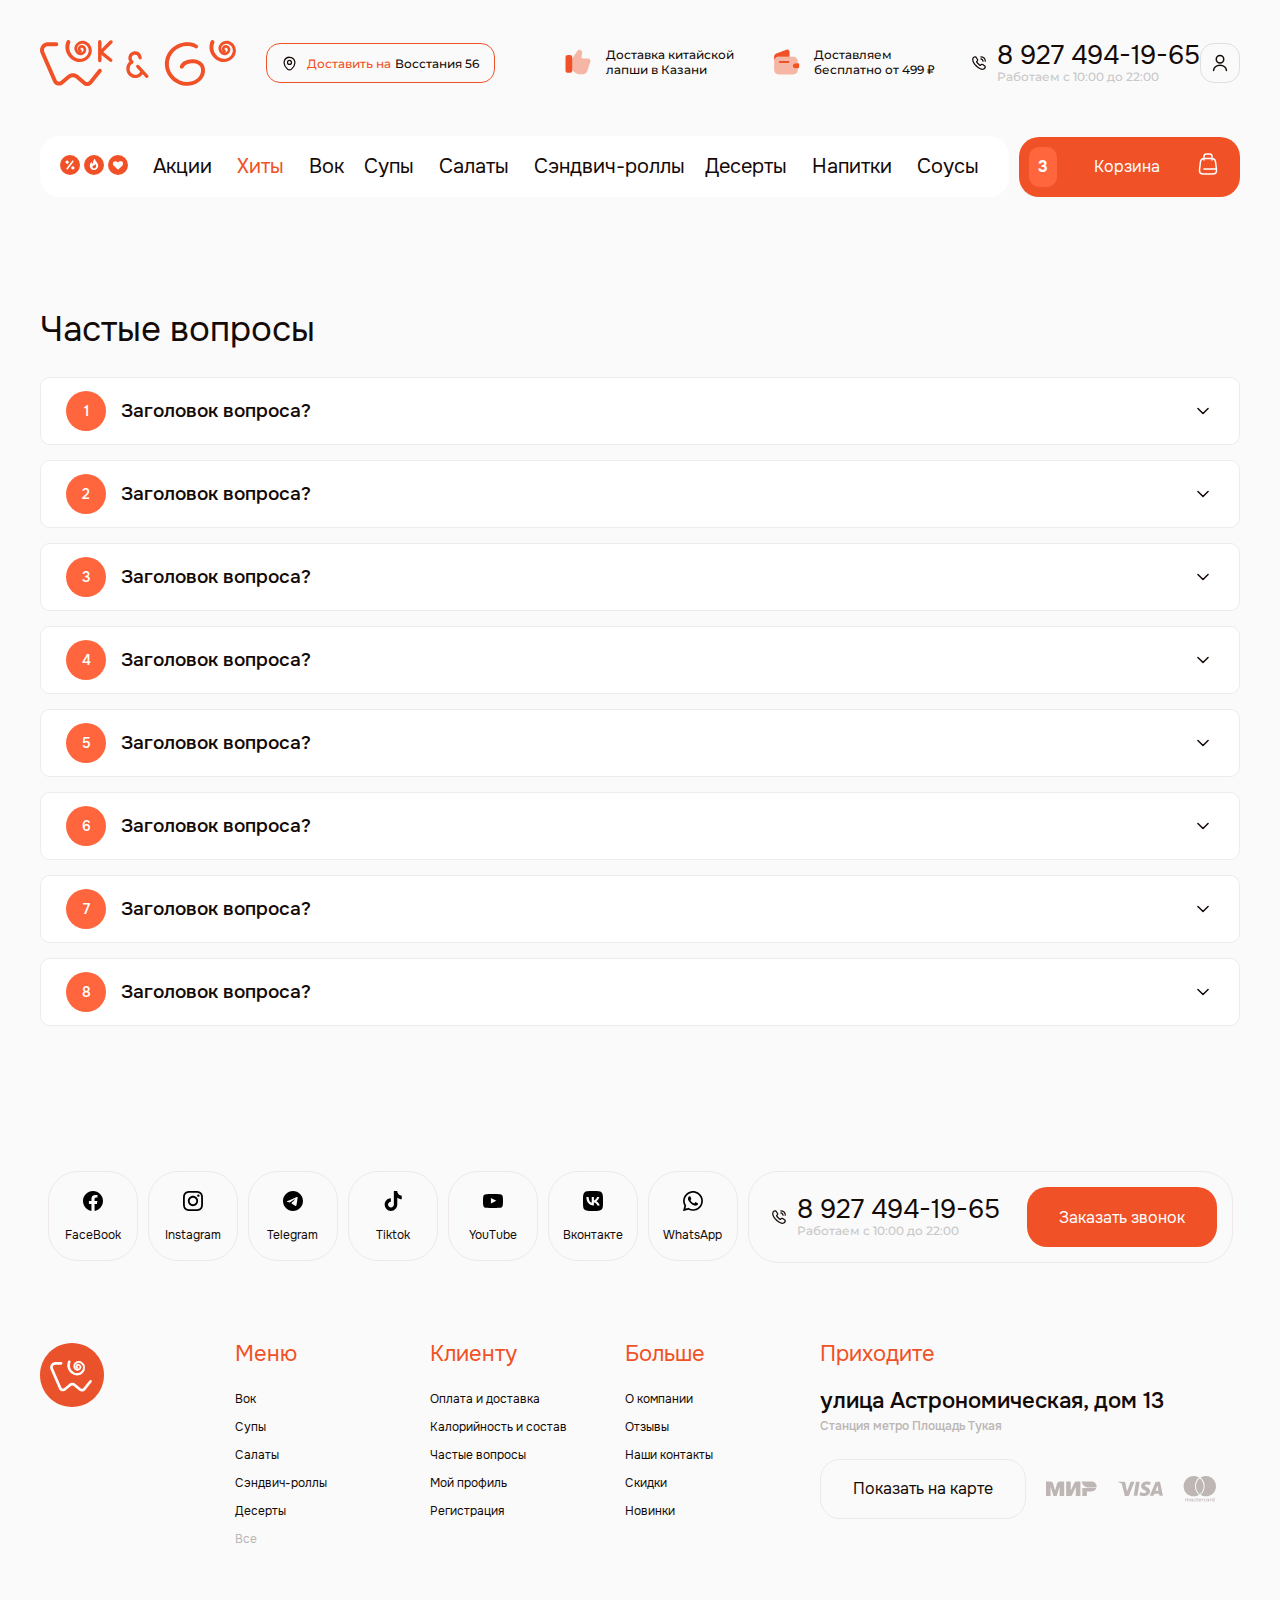
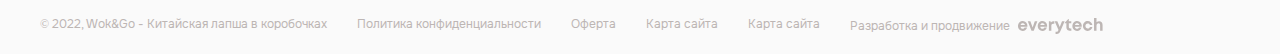
<file: questions.html>
<!DOCTYPE html>
<html lang="ru">

<head>
	<title>Главная</title>
	<meta charset="UTF-8" />
	<meta name="format-detection" content="telephone=no" />
	<link rel="stylesheet" href="css/style.min.css?_v=20230221083907" />
	<meta name="viewport" content="width=device-width, initial-scale=1.0" />
	<link rel="shortcut icon" href="img/favicon/favicon.ico" />
	<link rel="apple-touch-icon" sizes="180x180" href="img/favicon/apple-touch-icon.png" />
	<link rel="icon" type="image/png" sizes="32x32" href="img/favicon/favicon-32x32.png" />
	<link rel="icon" type="image/png" sizes="16x16" href="img/favicon/favicon-16x16.png" />
	<link rel="manifest" href="img/favicon/site.webmanifest" />
	<meta name="msapplication-TileColor" content="#da532c">
	<meta name="theme-color" content="#ffffff">
</head>

<body>
	<div class="wrapper">
		<header class="header">
			<nav class="menu__body">
				<div class="menu__logo">
					<a href="#">
						<img src="img/icons/logo.svg" alt="">
					</a>
				</div>
				<button type="button" class="btn__close js-menu">
					<svg width="26" height="26" viewBox="0 0 26 26" fill="none" xmlns="http://www.w3.org/2000/svg">
						<path d="M20.3125 5.6875L5.6875 20.3125" stroke="#140A07" stroke-linecap="round" stroke-linejoin="round"></path>
						<path d="M20.3125 20.3125L5.6875 5.6875" stroke="#140A07" stroke-linecap="round" stroke-linejoin="round"></path>
					</svg>
				</button>
				<ul class="menu__list">
					<li class="menu__item">
						<div class="menu__location">
							<button type="button" class="menu__location-button">
								Доставить на <span class="menu__location-address">Восстания 56</span>
							</button>
						</div>
					</li>
					<li class="menu__item">
						<a href="" class="menu__login">
							<svg width="18" height="18" viewBox="0 0 18 18" fill="none" xmlns="http://www.w3.org/2000/svg">
								<path d="M9 9C11.0711 9 12.75 7.32107 12.75 5.25C12.75 3.17893 11.0711 1.5 9 1.5C6.92893 1.5 5.25 3.17893 5.25 5.25C5.25 7.32107 6.92893 9 9 9Z" stroke="#140A07" stroke-width="1.5" stroke-linecap="round" stroke-linejoin="round" />
								<path d="M15.4425 16.5C15.4425 13.5975 12.555 11.25 8.99999 11.25C5.44499 11.25 2.5575 13.5975 2.5575 16.5" stroke="#140A07" stroke-width="1.5" stroke-linecap="round" stroke-linejoin="round" />
							</svg>
							<span>Личный кабинет</span>
						</a>
					</li>
					<li class="menu__item">
						<div class="menu__contacts">
							<a class="menu__phone" href="tel:+79274941965">8 927 494-19-65</a>
							<span class="menu__workTimeText">Работаем с 10:00 до 22:00</span>
						</div>
					</li>
					<li class="menu__item">
						<div class="menu__info">
							<i class="menu__info-icon">
								<svg width="30" height="30" viewBox="0 0 30 30" fill="none" xmlns="http://www.w3.org/2000/svg">
									<path opacity="0.4" d="M27.0625 12.5374C26.575 11.8374 25.7125 11.4374 24.725 11.4374H19.6C19.2625 11.4374 18.95 11.2999 18.7375 11.0499C18.5125 10.7999 18.425 10.4499 18.475 10.0874L19.1125 5.98741C19.3875 4.76241 18.575 3.38741 17.35 2.97491C16.2125 2.54991 14.875 3.12491 14.3375 3.93741L9.0625 11.7749L8.9125 12.0249V23.0749L9.1 23.2624L13.0625 26.3249C13.5875 26.8499 14.775 27.1374 15.6125 27.1374H20.4875C22.1625 27.1374 23.85 25.8749 24.225 24.3374L27.3 14.9749C27.625 14.0874 27.5375 13.2249 27.0625 12.5374Z" fill="#F15126" />
									<path d="M6.5125 7.9751H5.225C3.2875 7.9751 2.5 8.7251 2.5 10.5751V23.1501C2.5 25.0001 3.2875 25.7501 5.225 25.7501H6.5125C8.45 25.7501 9.2375 25.0001 9.2375 23.1501V10.5751C9.2375 8.7251 8.45 7.9751 6.5125 7.9751Z" fill="#F15126" />
								</svg>
							</i>
							<span class="menu__info-text">
								Доставка китайской лапши в Казани
							</span>
						</div>
					</li>
					<div class="menu__item">
						<div class="menu__info">
							<i class="menu__info-icon">
								<svg width="30" height="30" viewBox="0 0 30 30" fill="none" xmlns="http://www.w3.org/2000/svg">
									<path opacity="0.4" d="M22.55 16.9375C22.025 17.45 21.725 18.1875 21.8 18.975C21.9125 20.325 23.15 21.3125 24.5 21.3125H26.875V22.8C26.875 25.3875 24.7625 27.5 22.175 27.5H7.825C5.2375 27.5 3.125 25.3875 3.125 22.8V14.3875C3.125 11.8 5.2375 9.6875 7.825 9.6875H22.175C24.7625 9.6875 26.875 11.8 26.875 14.3875V16.1875H24.35C23.65 16.1875 23.0125 16.4625 22.55 16.9375Z" fill="#F15126" />
									<path d="M18.5625 4.93753V9.68752H7.825C5.2375 9.68752 3.125 11.8 3.125 14.3875V9.80005C3.125 8.31255 4.0375 6.9875 5.425 6.4625L15.35 2.7125C16.9 2.1375 18.5625 3.27503 18.5625 4.93753Z" fill="#F15126" />
									<path d="M28.2 17.4624V20.0375C28.2 20.725 27.65 21.2875 26.95 21.3125H24.5C23.15 21.3125 21.9125 20.325 21.8 18.975C21.725 18.1875 22.025 17.45 22.55 16.9375C23.0125 16.4625 23.65 16.1875 24.35 16.1875H26.95C27.65 16.2125 28.2 16.7749 28.2 17.4624Z" fill="#F15126" />
									<path d="M17.5 15.9375H8.75C8.2375 15.9375 7.8125 15.5125 7.8125 15C7.8125 14.4875 8.2375 14.0625 8.75 14.0625H17.5C18.0125 14.0625 18.4375 14.4875 18.4375 15C18.4375 15.5125 18.0125 15.9375 17.5 15.9375Z" fill="#F15126" />
								</svg>
							</i>
							<span class="menu__info-text">
								Доставляем бесплатно от 499 ₽
							</span>
						</div>
					</div>
				</ul>
			</nav>
			<div class="header__container">
				<div class="header__wrapper">
					<div class="header__menu menu">
						<button type="button" class="menu__icon icon-menu js-menu"><span></span></button>

					</div>
					<div class="header__left">
						<div class="header__logo">
							<a href="#">
								<img src="img/icons/logo.svg" alt="">
							</a>
						</div>
						<div class="header__location">
							<button type="button" class="header__location-button">
								Доставить на <span class="header__location-address">Восстания 56</span>
							</button>
						</div>
					</div>
					<div class="header__right">
						<div class="header__info">
							<i class="header__info-icon">
								<svg width="30" height="30" viewBox="0 0 30 30" fill="none" xmlns="http://www.w3.org/2000/svg">
									<path opacity="0.4" d="M27.0625 12.5374C26.575 11.8374 25.7125 11.4374 24.725 11.4374H19.6C19.2625 11.4374 18.95 11.2999 18.7375 11.0499C18.5125 10.7999 18.425 10.4499 18.475 10.0874L19.1125 5.98741C19.3875 4.76241 18.575 3.38741 17.35 2.97491C16.2125 2.54991 14.875 3.12491 14.3375 3.93741L9.0625 11.7749L8.9125 12.0249V23.0749L9.1 23.2624L13.0625 26.3249C13.5875 26.8499 14.775 27.1374 15.6125 27.1374H20.4875C22.1625 27.1374 23.85 25.8749 24.225 24.3374L27.3 14.9749C27.625 14.0874 27.5375 13.2249 27.0625 12.5374Z" fill="#F15126" />
									<path d="M6.5125 7.9751H5.225C3.2875 7.9751 2.5 8.7251 2.5 10.5751V23.1501C2.5 25.0001 3.2875 25.7501 5.225 25.7501H6.5125C8.45 25.7501 9.2375 25.0001 9.2375 23.1501V10.5751C9.2375 8.7251 8.45 7.9751 6.5125 7.9751Z" fill="#F15126" />
								</svg>
							</i>
							<span class="header__info-text">
								Доставка китайской лапши в Казани
							</span>
						</div>
						<div class="header__info">
							<i class="header__info-icon">
								<svg width="30" height="30" viewBox="0 0 30 30" fill="none" xmlns="http://www.w3.org/2000/svg">
									<path opacity="0.4" d="M22.55 16.9375C22.025 17.45 21.725 18.1875 21.8 18.975C21.9125 20.325 23.15 21.3125 24.5 21.3125H26.875V22.8C26.875 25.3875 24.7625 27.5 22.175 27.5H7.825C5.2375 27.5 3.125 25.3875 3.125 22.8V14.3875C3.125 11.8 5.2375 9.6875 7.825 9.6875H22.175C24.7625 9.6875 26.875 11.8 26.875 14.3875V16.1875H24.35C23.65 16.1875 23.0125 16.4625 22.55 16.9375Z" fill="#F15126" />
									<path d="M18.5625 4.93753V9.68752H7.825C5.2375 9.68752 3.125 11.8 3.125 14.3875V9.80005C3.125 8.31255 4.0375 6.9875 5.425 6.4625L15.35 2.7125C16.9 2.1375 18.5625 3.27503 18.5625 4.93753Z" fill="#F15126" />
									<path d="M28.2 17.4624V20.0375C28.2 20.725 27.65 21.2875 26.95 21.3125H24.5C23.15 21.3125 21.9125 20.325 21.8 18.975C21.725 18.1875 22.025 17.45 22.55 16.9375C23.0125 16.4625 23.65 16.1875 24.35 16.1875H26.95C27.65 16.2125 28.2 16.7749 28.2 17.4624Z" fill="#F15126" />
									<path d="M17.5 15.9375H8.75C8.2375 15.9375 7.8125 15.5125 7.8125 15C7.8125 14.4875 8.2375 14.0625 8.75 14.0625H17.5C18.0125 14.0625 18.4375 14.4875 18.4375 15C18.4375 15.5125 18.0125 15.9375 17.5 15.9375Z" fill="#F15126" />
								</svg>
							</i>
							<span class="header__info-text">
								Доставляем бесплатно от 499 ₽
							</span>
						</div>
						<div class="header__contacts">
							<a class="header__phone" href="tel:+79274941965">8 927 494-19-65</a>
							<span class="header__workTimeText">Работаем с 10:00 до 22:00</span>
						</div>
						<a href="" class="header__login">
							<svg width="18" height="18" viewBox="0 0 18 18" fill="none" xmlns="http://www.w3.org/2000/svg">
								<path d="M9 9C11.0711 9 12.75 7.32107 12.75 5.25C12.75 3.17893 11.0711 1.5 9 1.5C6.92893 1.5 5.25 3.17893 5.25 5.25C5.25 7.32107 6.92893 9 9 9Z" stroke="#140A07" stroke-width="1.5" stroke-linecap="round" stroke-linejoin="round" />
								<path d="M15.4425 16.5C15.4425 13.5975 12.555 11.25 8.99999 11.25C5.44499 11.25 2.5575 13.5975 2.5575 16.5" stroke="#140A07" stroke-width="1.5" stroke-linecap="round" stroke-linejoin="round" />
							</svg>
						</a>
					</div>

				</div>


			</div>
		</header>

		<div class="header__menu">
			<div class="header__container">
				<div class="header__menu-wrap">
					<div class="header__menu-container">
						<div class="header__menu-icons">
							<svg width="68" height="20" viewBox="0 0 68 20" fill="none" xmlns="http://www.w3.org/2000/svg">
								<circle cx="58" cy="10" r="10" fill="#F15126" />
								<circle cx="34" cy="10" r="10" fill="#F15126" />
								<path d="M58.28 14.6199L62.27 10.6299C63.25 9.6499 63.39 8.0399 62.48 6.9899C62.27 6.7099 61.99 6.4999 61.64 6.3599C61.29 6.2199 61.01 6.1499 60.66 6.1499C60.31 6.1499 59.96 6.2199 59.61 6.3599C59.26 6.4999 58.98 6.7099 58.77 6.9199L58 7.6199L57.37 6.9899C56.39 6.0099 54.78 5.8699 53.73 6.7799C53.45 6.9899 53.24 7.2699 53.1 7.6199C52.96 7.8999 52.89 8.2499 52.89 8.5999C52.89 8.9499 52.96 9.2999 53.1 9.6499C53.24 9.9999 53.45 10.2799 53.66 10.4899L57.79 14.6199C57.86 14.6899 57.93 14.7599 58.07 14.7599C58.07 14.6899 58.21 14.6899 58.28 14.6199Z" fill="white" />
								<path d="M35.0555 3.65625C32.6547 5.03984 32.9445 8.93359 32.9445 8.93359C32.9445 8.93359 31.8891 8.57812 31.8891 6.99766C30.6258 7.73047 29.7781 9.13594 29.7781 10.7C29.7781 13.0297 31.6703 14.9219 34 14.9219C36.3297 14.9219 38.2219 13.0297 38.2219 10.7C38.2219 7.26563 35.0555 6.56016 35.0555 3.65625ZM34.3664 13.4672C33.5133 13.6805 32.6602 13.1609 32.4469 12.3133C32.2336 11.4656 32.7531 10.607 33.6008 10.3937C35.6516 9.87969 35.9031 8.73125 35.9031 8.73125C35.9031 8.73125 36.9258 12.8328 34.3664 13.4672Z" fill="white" />
								<circle cx="10" cy="10" r="10" fill="#F15126" />
								<path d="M8.59061 7.91648C9.01677 7.12025 8.71676 6.1293 7.92052 5.70314C7.12429 5.27698 6.13334 5.57699 5.70718 6.37322C5.28102 7.16946 5.58103 8.16041 6.37726 8.58657C7.1735 9.01273 8.16445 8.71272 8.59061 7.91648Z" fill="white" />
								<path d="M13.3579 5.67952V5.68499C13.0079 5.41155 12.4938 5.47171 12.2094 5.82718L6.50005 13.1662C6.22662 13.5162 6.28677 14.0303 6.64224 14.3147C7.00318 14.5881 7.51177 14.528 7.79068 14.1725L13.5001 6.82796C13.7735 6.47249 13.7079 5.9639 13.3579 5.67952Z" fill="white" />
								<path d="M12.8493 11.2139C11.9469 11.2139 11.2141 11.9467 11.2141 12.849C11.2141 13.7514 11.9469 14.4842 12.8493 14.4842C13.7516 14.4842 14.4844 13.7514 14.4844 12.849C14.4844 11.9467 13.7516 11.2139 12.8493 11.2139Z" fill="white" />
							</svg>
						</div>
						<nav class="scroll-nav">
							<div class="scroll-nav__slider swiper">
								<div class="scroll-nav__wrapper swiper-wrapper">
									<div class="scroll-nav__slide swiper-slide">
										<a href="" class="scroll-nav__link">
											Акции
										</a>
										<a href="" class="scroll-nav__link _active">
											Хиты
										</a>
										<a href="" class="scroll-nav__link">
											Вок
										</a>
									</div>
									<div class="scroll-nav__slide swiper-slide">
										<a href="" class="scroll-nav__link">
											Супы
										</a>
										<a href="" class="scroll-nav__link">
											Салаты
										</a>
										<a href="" class="scroll-nav__link">
											Сэндвич-роллы
										</a>
									</div>
									<div class="scroll-nav__slide swiper-slide">
										<a href="" class="scroll-nav__link">
											Десерты
										</a>
										<a href="" class="scroll-nav__link">
											Напитки
										</a>
										<a href="" class="scroll-nav__link">
											Соусы
										</a>
									</div>
								</div>

								<button type="button" class="scroll-nav__prev prev">
									<svg width="20" height="20" viewBox="0 0 20 20" fill="none" xmlns="http://www.w3.org/2000/svg">
										<path d="M12.5 16.25L6.25 10L12.5 3.75" stroke="black" stroke-linecap="round" stroke-linejoin="round" />
									</svg>
								</button>
								<button type="button" class="scroll-nav__next next">
									<svg width="20" height="20" viewBox="0 0 20 20" fill="none" xmlns="http://www.w3.org/2000/svg">
										<path d="M7.5 16.25L13.75 10L7.5 3.75" stroke="black" stroke-linecap="round" stroke-linejoin="round" />
									</svg>
								</button>

							</div>
						</nav>
					</div>

					<div class="header__basket js-basket">
						<span class="header__basket-count">
							3
						</span>
						<p class="header__basket-text">
							Корзина
						</p>
						<i class="header__basket-icon">
							<svg width="24" height="24" viewBox="0 0 24 24" fill="none" xmlns="http://www.w3.org/2000/svg">
								<path d="M8.40002 5.5H15.6C19 5.5 19.34 7.09 19.57 9.03L20.47 16.53C20.76 18.99 20 21 16.5 21H7.51003C4.00003 21 3.24002 18.99 3.54002 16.53L4.44003 9.03C4.66003 7.09 5.00002 5.5 8.40002 5.5Z" stroke="white" stroke-width="1.5" stroke-linecap="round" stroke-linejoin="round" />
								<path d="M8 7V3.5C8 2 9 1 10.5 1H13.5C15 1 16 2 16 3.5V7" stroke="white" stroke-width="1.5" stroke-linecap="round" stroke-linejoin="round" />
								<path d="M20.41 16.03H8" stroke="white" stroke-width="1.5" stroke-linecap="round" stroke-linejoin="round" />
							</svg>
						</i>
					</div>
				</div>
			</div>
		</div>
		<main class="page">
			<section class="questions">
				<div class="questions__container">
					<h2 class="title-main">
						Частые вопросы
					</h2>
					<div data-spollers class="spollers" data-spollers-speed="300">
						<div class="spollers__item">
							<button type="button" data-spoller class="spollers__title">
								<span class="spollers__number">1</span>
								<h5>Заголовок вопроса?</h5>
								<div class="spollers__icon">
									<svg width="16" height="10" viewBox="0 0 16 10" fill="none" xmlns="http://www.w3.org/2000/svg">
										<path d="M1.25 1.625L8 8.375L14.75 1.625" stroke="#140A07" stroke-width="2" stroke-linecap="round" stroke-linejoin="round"></path>
									</svg>
								</div>

							</button>
							<div class="spollers__body">Контент</div>
						</div>
						<div class="spollers__item">
							<button type="button" data-spoller class="spollers__title">
								<span class="spollers__number">2</span>
								<h5>Заголовок вопроса?</h5>
								<div class="spollers__icon">
									<svg width="16" height="10" viewBox="0 0 16 10" fill="none" xmlns="http://www.w3.org/2000/svg">
										<path d="M1.25 1.625L8 8.375L14.75 1.625" stroke="#140A07" stroke-width="2" stroke-linecap="round" stroke-linejoin="round"></path>
									</svg>
								</div>

							</button>
							<div class="spollers__body">Контент</div>
						</div>
						<div class="spollers__item">
							<button type="button" data-spoller class="spollers__title">
								<span class="spollers__number">3</span>
								<h5>Заголовок вопроса?</h5>
								<div class="spollers__icon">
									<svg width="16" height="10" viewBox="0 0 16 10" fill="none" xmlns="http://www.w3.org/2000/svg">
										<path d="M1.25 1.625L8 8.375L14.75 1.625" stroke="#140A07" stroke-width="2" stroke-linecap="round" stroke-linejoin="round"></path>
									</svg>
								</div>

							</button>
							<div class="spollers__body">Контент</div>
						</div>
						<div class="spollers__item">
							<button type="button" data-spoller class="spollers__title">
								<span class="spollers__number">4</span>
								<h5>Заголовок вопроса?</h5>
								<div class="spollers__icon">
									<svg width="16" height="10" viewBox="0 0 16 10" fill="none" xmlns="http://www.w3.org/2000/svg">
										<path d="M1.25 1.625L8 8.375L14.75 1.625" stroke="#140A07" stroke-width="2" stroke-linecap="round" stroke-linejoin="round"></path>
									</svg>
								</div>

							</button>
							<div class="spollers__body">Контент</div>
						</div>
						<div class="spollers__item">
							<button type="button" data-spoller class="spollers__title">
								<span class="spollers__number">5</span>
								<h5>Заголовок вопроса?</h5>
								<div class="spollers__icon">
									<svg width="16" height="10" viewBox="0 0 16 10" fill="none" xmlns="http://www.w3.org/2000/svg">
										<path d="M1.25 1.625L8 8.375L14.75 1.625" stroke="#140A07" stroke-width="2" stroke-linecap="round" stroke-linejoin="round"></path>
									</svg>
								</div>

							</button>
							<div class="spollers__body">Контент</div>
						</div>
						<div class="spollers__item">
							<button type="button" data-spoller class="spollers__title">
								<span class="spollers__number">6</span>
								<h5>Заголовок вопроса?</h5>
								<div class="spollers__icon">
									<svg width="16" height="10" viewBox="0 0 16 10" fill="none" xmlns="http://www.w3.org/2000/svg">
										<path d="M1.25 1.625L8 8.375L14.75 1.625" stroke="#140A07" stroke-width="2" stroke-linecap="round" stroke-linejoin="round"></path>
									</svg>
								</div>

							</button>
							<div class="spollers__body">Контент</div>
						</div>
						<div class="spollers__item">
							<button type="button" data-spoller class="spollers__title">
								<span class="spollers__number">7</span>
								<h5>Заголовок вопроса?</h5>
								<div class="spollers__icon">
									<svg width="16" height="10" viewBox="0 0 16 10" fill="none" xmlns="http://www.w3.org/2000/svg">
										<path d="M1.25 1.625L8 8.375L14.75 1.625" stroke="#140A07" stroke-width="2" stroke-linecap="round" stroke-linejoin="round"></path>
									</svg>
								</div>

							</button>
							<div class="spollers__body">Контент</div>
						</div>
						<div class="spollers__item">
							<button type="button" data-spoller class="spollers__title">
								<span class="spollers__number">8</span>
								<h5>Заголовок вопроса?</h5>
								<div class="spollers__icon">
									<svg width="16" height="10" viewBox="0 0 16 10" fill="none" xmlns="http://www.w3.org/2000/svg">
										<path d="M1.25 1.625L8 8.375L14.75 1.625" stroke="#140A07" stroke-width="2" stroke-linecap="round" stroke-linejoin="round"></path>
									</svg>
								</div>

							</button>
							<div class="spollers__body">Контент</div>
						</div>
					</div>
				</div>
			</section>
			<div class="basket">
				<form action="">
					<div class="basket__wrapper">
						<button type="button" class="basket__close js-basket">
							<svg width="26" height="26" viewBox="0 0 26 26" fill="none" xmlns="http://www.w3.org/2000/svg">
								<path d="M20.3125 5.6875L5.6875 20.3125" stroke="#140A07" stroke-linecap="round" stroke-linejoin="round" />
								<path d="M20.3125 20.3125L5.6875 5.6875" stroke="#140A07" stroke-linecap="round" stroke-linejoin="round" />
							</svg>
						</button>
						<h2 class="basket__title">Моя корзина</h2>
						<div class="basket__headerTotal">3 блюда на 920 ₽</div>
						<ul class="basket__list">
							<li class="basket__list-item">
								<div class="basket__image">
									<img src="img/products/wok/6.png" alt="" />
								</div>
								<div class="basket__row">
									<div class="basket__body">
										<h4 class="basket__list-title">Вок Классик с курочкой</h4>
										<p class="basket__list-text">Лапша яичная</p>
										<div class="basket__value-wrap">
											<span class="basket__value-price"> 285 ₽ </span>
											<span class="basket__value-weight"> 280 г </span>
										</div>
									</div>
									<div class="basket-quantity quantity">
										<div class="quantity__button quantity__button_minus _icon-minus"></div>
										<div class="quantity__input">
											<input autocomplete="off" type="text" value="1" />
										</div>
										<div class="quantity__button quantity__button_plus _icon-plus"></div>
									</div>
								</div>
							</li>
							<li class="basket__list-item">
								<div class="basket__image">
									<img src="img/products/wok/7.png" alt="" />
								</div>
								<div class="basket__row">
									<div class="basket__body">
										<h4 class="basket__list-title">Суп Фирменный с морепродуктами</h4>
										<p class="basket__list-text">Не остро</p>
										<div class="basket__value-wrap">
											<span class="basket__value-price"> 235 ₽ </span>
											<span class="basket__value-weight"> 300 г </span>
										</div>
									</div>
									<div class="basket-quantity quantity">
										<div class="quantity__button quantity__button_minus _icon-minus"></div>
										<div class="quantity__input">
											<input autocomplete="off" type="text" value="1" />
										</div>
										<div class="quantity__button quantity__button_plus _icon-plus"></div>
									</div>
								</div>
							</li>
							<li class="basket__list-item">
								<div class="basket__image">
									<img src="img/products/wok/8.png" alt="" />
								</div>
								<div class="basket__row">
									<div class="basket__body">
										<h4 class="basket__list-title">Итальянский салат</h4>
										<div class="basket__value-wrap">
											<span class="basket__value-price"> 215 ₽ </span>
											<span class="basket__value-weight"> 150 г </span>
										</div>
									</div>
									<div class="basket-quantity quantity">
										<div class="quantity__button quantity__button_minus _icon-minus"></div>
										<div class="quantity__input">
											<input autocomplete="off" type="text" value="1" />
										</div>
										<div class="quantity__button quantity__button_plus _icon-plus"></div>
									</div>
								</div>
							</li>
						</ul>
						<div class="basket__choice">
							<div class="form-check">
								<input class="form-check__input" type="radio" name="RadioDefault" id="b_1" checked />
								<label class="form-check__label" for="b_1">
									<div class="form-check__content">
										<h4>Заказать с доставкой</h4>
										<p>Доставка заказа по городу 150 ₽.</p>
										<p>Бесплатная доставка от 700 ₽</p>
									</div>
								</label>
							</div>
							<div class="form-check">
								<input class="form-check__input" type="radio" name="RadioDefault" id="b_2" />
								<label class="form-check__label" for="b_2">
									<div class="form-check__content">
										<h4>Самовывоз заказа со скидкой 20%</h4>
										<p>Заберите свой заказ из ресторана: улица Астрономическая, дом 13</p>
									</div>
								</label>
							</div>
						</div>
						<ul class="basket__total">
							<li class="basket__total-item">
								<div class="basket__total-label">
									Товары <span>(2)</span>
								</div>
								<div class="basket__total-value">
									960 ₽
								</div>
							</li>
							<li class="basket__total-item">
								<div class="basket__total-label">
									Доставка по городу
								</div>
								<div class="basket__total-value">
									Бесплатно
								</div>
							</li>
							<li class="basket__total-amount">
								<div class="basket__total-label">
									Сумма заказа
								</div>
								<div class="basket__total-value">
									960 ₽
								</div>
							</li>
						</ul>
						<button class="btn__orange" type="submit">
							Оформить заказ
						</button>
					</div>
				</form>
			</div>
		</main>
		<footer class="footer">
			<div class="footer__container">
				<div class="footer__wrapper">
					<div class="footer__top">
						<div class="footer__social">
							<ul class="footer__social-list">
								<li class="footer__social-item">
									<a href="" class="footer__social-link">
										<i class="footer__social-icon">
											<svg width="20" height="20" viewBox="0 0 20 20" fill="none" xmlns="http://www.w3.org/2000/svg">
												<g clip-path="url(#clip0_2_855)">
													<path d="M20 10C20 4.47715 15.5229 0 10 0C4.47715 0 0 4.47715 0 10C0 14.9912 3.65684 19.1283 8.4375 19.8785V12.8906H5.89844V10H8.4375V7.79688C8.4375 5.29063 9.93047 3.90625 12.2146 3.90625C13.3084 3.90625 14.4531 4.10156 14.4531 4.10156V6.5625H13.1922C11.95 6.5625 11.5625 7.3334 11.5625 8.125V10H14.3359L13.8926 12.8906H11.5625V19.8785C16.3432 19.1283 20 14.9912 20 10Z" fill="black" />
												</g>
												<defs>
													<clipPath id="clip0_2_855">
														<rect width="20" height="20" fill="white" />
													</clipPath>
												</defs>
											</svg>
										</i>
										<span class="footer__social-text">
											FaceBook
										</span>
									</a>
								</li>
								<li class="footer__social-item">
									<a href="" class="footer__social-link">
										<i class="footer__social-icon">
											<svg width="20" height="20" viewBox="0 0 20 20" fill="none" xmlns="http://www.w3.org/2000/svg">
												<path d="M10 1.80078C12.6719 1.80078 12.9883 1.8125 14.0391 1.85937C15.0156 1.90234 15.543 2.06641 15.8945 2.20313C16.3594 2.38281 16.6953 2.60156 17.043 2.94922C17.3945 3.30078 17.6094 3.63281 17.7891 4.09766C17.9258 4.44922 18.0898 4.98047 18.1328 5.95312C18.1797 7.00781 18.1914 7.32422 18.1914 9.99219C18.1914 12.6641 18.1797 12.9805 18.1328 14.0313C18.0898 15.0078 17.9258 15.5352 17.7891 15.8867C17.6094 16.3516 17.3906 16.6875 17.043 17.0352C16.6914 17.3867 16.3594 17.6016 15.8945 17.7813C15.543 17.918 15.0117 18.082 14.0391 18.125C12.9844 18.1719 12.668 18.1836 10 18.1836C7.32813 18.1836 7.01172 18.1719 5.96094 18.125C4.98438 18.082 4.45703 17.918 4.10547 17.7813C3.64063 17.6016 3.30469 17.3828 2.95703 17.0352C2.60547 16.6836 2.39063 16.3516 2.21094 15.8867C2.07422 15.5352 1.91016 15.0039 1.86719 14.0313C1.82031 12.9766 1.80859 12.6602 1.80859 9.99219C1.80859 7.32031 1.82031 7.00391 1.86719 5.95312C1.91016 4.97656 2.07422 4.44922 2.21094 4.09766C2.39063 3.63281 2.60938 3.29688 2.95703 2.94922C3.30859 2.59766 3.64063 2.38281 4.10547 2.20313C4.45703 2.06641 4.98828 1.90234 5.96094 1.85937C7.01172 1.8125 7.32813 1.80078 10 1.80078ZM10 0C7.28516 0 6.94531 0.0117187 5.87891 0.0585938C4.81641 0.105469 4.08594 0.277344 3.45313 0.523438C2.79297 0.78125 2.23438 1.12109 1.67969 1.67969C1.12109 2.23438 0.78125 2.79297 0.523438 3.44922C0.277344 4.08594 0.105469 4.8125 0.0585938 5.875C0.0117188 6.94531 0 7.28516 0 10C0 12.7148 0.0117188 13.0547 0.0585938 14.1211C0.105469 15.1836 0.277344 15.9141 0.523438 16.5469C0.78125 17.207 1.12109 17.7656 1.67969 18.3203C2.23438 18.875 2.79297 19.2188 3.44922 19.4727C4.08594 19.7188 4.8125 19.8906 5.875 19.9375C6.94141 19.9844 7.28125 19.9961 9.99609 19.9961C12.7109 19.9961 13.0508 19.9844 14.1172 19.9375C15.1797 19.8906 15.9102 19.7188 16.543 19.4727C17.1992 19.2188 17.7578 18.875 18.3125 18.3203C18.8672 17.7656 19.2109 17.207 19.4648 16.5508C19.7109 15.9141 19.8828 15.1875 19.9297 14.125C19.9766 13.0586 19.9883 12.7188 19.9883 10.0039C19.9883 7.28906 19.9766 6.94922 19.9297 5.88281C19.8828 4.82031 19.7109 4.08984 19.4648 3.45703C19.2188 2.79297 18.8789 2.23438 18.3203 1.67969C17.7656 1.125 17.207 0.78125 16.5508 0.527344C15.9141 0.28125 15.1875 0.109375 14.125 0.0625C13.0547 0.0117188 12.7148 0 10 0Z" fill="black" />
												<path d="M10 4.86328C7.16406 4.86328 4.86328 7.16406 4.86328 10C4.86328 12.8359 7.16406 15.1367 10 15.1367C12.8359 15.1367 15.1367 12.8359 15.1367 10C15.1367 7.16406 12.8359 4.86328 10 4.86328ZM10 13.332C8.16016 13.332 6.66797 11.8398 6.66797 10C6.66797 8.16016 8.16016 6.66797 10 6.66797C11.8398 6.66797 13.332 8.16016 13.332 10C13.332 11.8398 11.8398 13.332 10 13.332Z" fill="black" />
												<path d="M16.5391 4.66016C16.5391 5.32422 16 5.85938 15.3398 5.85938C14.6758 5.85938 14.1406 5.32031 14.1406 4.66016C14.1406 3.99609 14.6797 3.46094 15.3398 3.46094C16 3.46094 16.5391 4 16.5391 4.66016Z" fill="black" />
											</svg>
										</i>
										<span class="footer__social-text">
											Instagram
										</span>
									</a>
								</li>
								<li class="footer__social-item">
									<a href="" class="footer__social-link">
										<i class="footer__social-icon">
											<svg width="20" height="20" viewBox="0 0 20 20" fill="none" xmlns="http://www.w3.org/2000/svg">
												<path fill-rule="evenodd" clip-rule="evenodd" d="M20 10C20 15.5228 15.5228 20 10 20C4.47715 20 0 15.5228 0 10C0 4.47715 4.47715 0 10 0C15.5228 0 20 4.47715 20 10ZM10.3583 7.38244C9.38562 7.787 7.44169 8.62433 4.52649 9.89444C4.05311 10.0827 3.80513 10.2668 3.78255 10.4469C3.7444 10.7512 4.12551 10.8711 4.64448 11.0343C4.71507 11.0565 4.78821 11.0795 4.86319 11.1038C5.37378 11.2698 6.0606 11.464 6.41765 11.4717C6.74153 11.4787 7.10302 11.3452 7.50211 11.0711C10.2259 9.2325 11.6319 8.30317 11.7202 8.28314C11.7824 8.26901 11.8687 8.25123 11.9272 8.3032C11.9857 8.35518 11.9799 8.4536 11.9737 8.48C11.936 8.64095 10.44 10.0318 9.66584 10.7515C9.4245 10.9759 9.25331 11.135 9.21831 11.1714C9.13992 11.2528 9.06002 11.3298 8.98323 11.4038C8.50889 11.8611 8.15317 12.204 9.00292 12.764C9.41128 13.0331 9.73804 13.2556 10.064 13.4776C10.4201 13.7201 10.7752 13.9619 11.2346 14.2631C11.3516 14.3398 11.4634 14.4195 11.5723 14.4971C11.9866 14.7925 12.3589 15.0578 12.8187 15.0155C13.0859 14.9909 13.362 14.7397 13.5021 13.9903C13.8334 12.2193 14.4846 8.38205 14.6351 6.80081C14.6483 6.66228 14.6317 6.48498 14.6184 6.40715C14.6051 6.32932 14.5772 6.21842 14.4761 6.13633C14.3562 6.03911 14.1713 6.01861 14.0886 6.02007C13.7124 6.0267 13.1354 6.22735 10.3583 7.38244Z" fill="black" />
											</svg>
										</i>
										<span class="footer__social-text">
											Telegram
										</span>
									</a>
								</li>
								<li class="footer__social-item">
									<a href="" class="footer__social-link">
										<i class="footer__social-icon">
											<svg width="18" height="20" viewBox="0 0 18 20" fill="none" xmlns="http://www.w3.org/2000/svg">
												<path d="M13.2271 0H9.8565V13.6232C9.8565 15.2464 8.56015 16.5797 6.94688 16.5797C5.3336 16.5797 4.03723 15.2464 4.03723 13.6232C4.03723 12.029 5.3048 10.7246 6.86047 10.6667V7.24639C3.43226 7.30433 0.666656 10.1159 0.666656 13.6232C0.666656 17.1594 3.48987 20 6.9757 20C10.4615 20 13.2847 17.1304 13.2847 13.6232V6.63767C14.5523 7.56522 16.1079 8.11594 17.75 8.14495V4.72464C15.2149 4.63768 13.2271 2.55072 13.2271 0Z" fill="black" />
											</svg>
										</i>
										<span class="footer__social-text">
											Tiktok
										</span>
									</a>
								</li>
								<li class="footer__social-item">
									<a href="" class="footer__social-link">
										<i class="footer__social-icon">
											<svg width="20" height="20" viewBox="0 0 20 20" fill="none" xmlns="http://www.w3.org/2000/svg">
												<path d="M19.8008 6C19.8008 6 19.6055 4.62109 19.0039 4.01563C18.2422 3.21875 17.3906 3.21484 17 3.16797C14.2031 2.96484 10.0039 2.96484 10.0039 2.96484H9.99609C9.99609 2.96484 5.79688 2.96484 3 3.16797C2.60938 3.21484 1.75781 3.21875 0.996094 4.01563C0.394531 4.62109 0.203125 6 0.203125 6C0.203125 6 0 7.62109 0 9.23828V10.7539C0 12.3711 0.199219 13.9922 0.199219 13.9922C0.199219 13.9922 0.394531 15.3711 0.992187 15.9766C1.75391 16.7734 2.75391 16.7461 3.19922 16.832C4.80078 16.9844 10 17.0313 10 17.0313C10 17.0313 14.2031 17.0234 17 16.8242C17.3906 16.7773 18.2422 16.7734 19.0039 15.9766C19.6055 15.3711 19.8008 13.9922 19.8008 13.9922C19.8008 13.9922 20 12.375 20 10.7539V9.23828C20 7.62109 19.8008 6 19.8008 6ZM7.93359 12.5938V6.97266L13.3359 9.79297L7.93359 12.5938Z" fill="black" />
											</svg>
										</i>
										<span class="footer__social-text">
											YouTube
										</span>
									</a>
								</li>
								<li class="footer__social-item">
									<a href="" class="footer__social-link">
										<i class="footer__social-icon">
											<svg width="20" height="20" viewBox="0 0 20 20" fill="none" xmlns="http://www.w3.org/2000/svg">
												<path d="M18.5958 1.40417C17.1875 0 14.925 0 10.4167 0H9.58333C5.075 0 2.8125 0 1.40417 1.40417C-0.00416666 2.80833 1.44185e-07 5.075 1.44185e-07 9.58333V10.4167C1.44185e-07 14.925 9.93411e-08 17.1875 1.40417 18.5958C2.80833 20.0042 5.075 20 9.58333 20H10.4167C14.9417 20 17.2042 20 18.6125 18.5958C20.0208 17.1917 20 14.925 20 10.4167V9.58333C20 5.075 20 2.8125 18.5958 1.40417ZM14.35 14.4083C14.1321 13.6277 13.6884 12.9288 13.0746 12.3995C12.4608 11.8702 11.7042 11.5341 10.9 11.4333V14.4083H10.6417C6.08333 14.4083 3.48333 11.2833 3.375 6.075H5.65833C5.73333 9.89167 7.41667 11.4917 8.75 11.8417V6.08333H10.9V9.375C12.2167 9.23333 13.6 7.73333 14.0667 6.08333H16.2167C16.0439 6.94136 15.6956 7.75441 15.1937 8.47143C14.6918 9.18846 14.0471 9.79399 13.3 10.25C14.1329 10.6631 14.8687 11.248 15.4591 11.9662C16.0495 12.6844 16.4809 13.5196 16.725 14.4167L14.35 14.4083Z" fill="black" />
											</svg>
										</i>
										<span class="footer__social-text">
											Вконтакте
										</span>
									</a>
								</li>
								<li class="footer__social-item">
									<a href="" class="footer__social-link">
										<i class="footer__social-icon">
											<svg width="20" height="20" viewBox="0 0 20 20" fill="none" xmlns="http://www.w3.org/2000/svg">
												<path d="M0 19.9995C0.214958 19.2136 0.419482 18.4673 0.62317 17.7205C0.869016 16.8198 1.11778 15.9195 1.35611 15.0167C1.37941 14.9195 1.3682 14.8172 1.32439 14.7274C0.364385 12.9844 -0.0530091 11.1153 0.113949 9.14015C0.353116 6.31271 1.59612 3.99033 3.7912 2.1901C5.01206 1.18469 6.4645 0.499791 8.0169 0.197456C12.655 -0.724987 17.1161 1.64832 19.0274 5.82144C19.7407 7.38124 20.0111 9.02161 19.8784 10.7242C19.5449 15.0062 16.3781 18.6509 12.185 19.5859C9.82129 20.1126 7.56027 19.8033 5.40192 18.7093C5.30563 18.6648 5.19723 18.6536 5.09388 18.6776C3.47982 19.095 1.86742 19.5174 0.255028 19.9394C0.183236 19.9569 0.111027 19.9728 0 19.9995ZM2.39418 17.632C2.48934 17.6091 2.56113 17.5928 2.63251 17.574C3.50904 17.3449 4.38557 17.1203 5.26209 16.8816C5.43907 16.8336 5.57305 16.8607 5.72749 16.9521C7.6379 18.0841 9.68105 18.4193 11.8494 17.9313C16.4825 16.8878 19.2878 12.0043 17.8599 7.47808C16.5589 3.35505 12.4421 0.966715 8.20723 1.88498C4.71447 2.64423 1.94715 5.7029 1.77267 9.56171C1.70047 11.157 2.05066 12.668 2.88545 14.0328C3.14966 14.4649 3.19599 14.8259 3.04114 15.2959C2.79195 16.0547 2.6108 16.8365 2.39418 17.632V17.632Z" fill="black" />
												<path d="M4.93955 7.68217C4.95416 6.85406 5.27764 6.17287 5.86241 5.6048C5.94737 5.51749 6.04921 5.44838 6.16172 5.40167C6.27423 5.35495 6.39507 5.33161 6.51688 5.33307C6.65588 5.33307 6.79612 5.35394 6.93428 5.34017C7.22645 5.31137 7.39341 5.45495 7.49567 5.7033C7.77032 6.36112 8.05415 7.01559 8.30959 7.68092C8.35592 7.80155 8.32879 7.99438 8.2595 8.10666C8.07147 8.3973 7.86572 8.67609 7.64343 8.94145C7.5107 9.1059 7.49985 9.25199 7.60712 9.43231C8.41561 10.7897 9.53965 11.7768 11.0135 12.3591C11.213 12.438 11.3758 12.4067 11.5123 12.2339C11.7577 11.9242 12.0131 11.6228 12.2527 11.3077C12.3905 11.1253 12.5516 11.0572 12.7561 11.1516C13.4657 11.4855 14.1702 11.8194 14.8702 12.1696C14.9437 12.2063 15.0117 12.3307 15.0146 12.4171C15.043 13.1538 14.8289 13.7707 14.1723 14.2002C13.3551 14.7345 12.4969 14.7812 11.5845 14.5249C9.24414 13.868 7.50611 12.4046 6.11076 10.4729C5.65163 9.83426 5.22839 9.17644 5.04974 8.39675C4.99381 8.16426 4.97461 7.92134 4.93955 7.68217Z" fill="black" />
											</svg>
										</i>
										<span class="footer__social-text">
											WhatsApp
										</span>
									</a>
								</li>
							</ul>
						</div>
						<div class="footer__contacts-inner">
							<div class="footer__contacts">
								<a class="footer__phone" href="tel:+79274941965">8 927 494-19-65</a>
								<span class="footer__contact-work">Работаем с 10:00 до 22:00</span>
							</div>
							<button class="btn__orange" type="button">Заказать звонок</button>
						</div>
					</div>
					<div class="footer__row">
						<div class="footer__col">
							<a href="" class="footer__logo">
								<img src="img/icons/logo_2.svg" alt="">
							</a>
						</div>
						<div class="footer__col">
							<h4 class="footer__title">
								Меню
							</h4>
							<ul class="footer__list">
								<li class="footer__list-item">
									<a href="" class="footer__link">
										Вок
									</a>
								</li>
								<li class="footer__list-item">
									<a href="" class="footer__link">
										Супы
									</a>
								</li>
								<li class="footer__list-item">
									<a href="" class="footer__link">
										Салаты
									</a>
								</li>
								<li class="footer__list-item">
									<a href="" class="footer__link">
										Сэндвич-роллы
									</a>
								</li>
								<li class="footer__list-item">
									<a href="" class="footer__link">
										Десерты
									</a>
								</li>
								<li class="footer__list-item">
									<a href="" class="footer__link _all">
										Все
									</a>
								</li>
							</ul>
						</div>
						<div class="footer__col">
							<h4 class="footer__title">
								Клиенту
							</h4>
							<ul class="footer__list">
								<li class="footer__list-item">
									<a href="" class="footer__link">
										Оплата и доставка
									</a>
								</li>
								<li class="footer__list-item">
									<a href="" class="footer__link">
										Калорийность и состав
									</a>
								</li>
								<li class="footer__list-item">
									<a href="" class="footer__link">
										Частые вопросы
									</a>
								</li>
								<li class="footer__list-item">
									<a href="" class="footer__link">
										Мой профиль
									</a>
								</li>
								<li class="footer__list-item">
									<a href="" class="footer__link">
										Регистрация
									</a>
								</li>
							</ul>
						</div>
						<div class="footer__col">
							<h4 class="footer__title">
								Больше
							</h4>
							<ul class="footer__list">
								<li class="footer__list-item">
									<a href="" class="footer__link">
										О компании
									</a>
								</li>
								<li class="footer__list-item">
									<a href="" class="footer__link">
										Отзывы
									</a>
								</li>
								<li class="footer__list-item">
									<a href="" class="footer__link">
										Наши контакты
									</a>
								</li>
								<li class="footer__list-item">
									<a href="" class="footer__link">
										Скидки
									</a>
								</li>
								<li class="footer__list-item">
									<a href="" class="footer__link">
										Новинки
									</a>
								</li>
							</ul>
						</div>
						<div class="footer__col">
							<h4 class="footer__title">
								Приходите
							</h4>
							<div class="footer__bottom-contacts">
								<div class="footer__address">
									<p>улица Астрономическая, дом 13</p>
									<span>Станция метро Площадь Тукая</span>
								</div>

								<div class="footer__wrap">
									<a href="" class="btn__outline">
										Показать на карте
									</a>
									<div class="footer__payment">
										<div class="footer__payment-icon">
											<img src="img/icons/mir.svg" alt="">
										</div>
										<div class="footer__payment-icon">
											<img src="img/icons/visa.svg" alt="">
										</div>
										<div class="footer__payment-icon">
											<img src="img/icons/mastercard.svg" alt="">
										</div>
									</div>
								</div>

							</div>


						</div>
					</div>
					<div class="footer__bottom">
						<div class="footer__copy">
							© 2022, Wok&Go - Китайская лапша в коробочках
						</div>
						<div class="footer__bottom-link">
							<a href="">Политика конфиденциальности</a>
						</div>
						<div class="footer__bottom-link">
							<a href="">Оферта</a>
						</div>
						<div class="footer__bottom-link">
							<a href="">Карта сайта</a>
						</div>
						<div class="footer__bottom-link">
							<a href="">Карта сайта</a>
						</div>
						<div class="footer__dev">
							<span>Разработка и продвижение</span>
							<img src="img/icons/everytech.svg" alt="">
						</div>
					</div>
				</div>
			</div>
		</footer>
	</div>

	<div id="popup" aria-hidden="true" class="popup">
		<div class="popup__wrapper">
			<div class="popup__content">
				<button data-close type="button" class="popup__close">
					<svg width="26" height="26" viewBox="0 0 26 26" fill="none" xmlns="http://www.w3.org/2000/svg">
						<path d="M20.3125 5.6875L5.6875 20.3125" stroke="#140A07" stroke-linecap="round" stroke-linejoin="round" />
						<path d="M20.3125 20.3125L5.6875 5.6875" stroke="#140A07" stroke-linecap="round" stroke-linejoin="round" />
					</svg>

				</button>
				<div class="popup-product__row">
					<div class="popup-product__image">
						<img src="img/products/wok/5.png" alt="">
					</div>
					<div class="popup-product__body">
						<span class="popup-product__weight">280 г</span>
						<h2 class="popup-product__title">
							Вок Классик с курочкой
						</h2>
						<p class="popup-product__text">
							Курица, перец болгарский, фасоль стручковая, морковь, лук репчатый, фирменный соус, кунжут.
						</p>
						<div class="popup-product__body">
							<h3>Выберите лапшу</h3>
							<ul class="popup-product__list">
								<li class="popup-product__list-item">
									<div class="checkbox">
										<input id="c_1" class="checkbox__input" type="checkbox" value="1">
										<label for="c_1" class="checkbox__label">
											<div class="checkbox__wrap">
												<span class="checkbox__text">Лапша яичная</span>
												<span class="checkbox__price">+ 0 ₽</span>
											</div>
										</label>
									</div>
								</li>
								<li class="popup-product__list-item">
									<div class="checkbox">
										<input id="c_2" class="checkbox__input" type="checkbox" value="1">
										<label for="c_2" class="checkbox__label">
											<div class="checkbox__wrap">
												<span class="checkbox__text">Лапша гречневая</span>
												<span class="checkbox__price">+ 0 ₽</span>
											</div>
										</label>
									</div>
								</li>
								<li class="popup-product__list-item">
									<div class="checkbox">
										<input id="c_3" class="checkbox__input" type="checkbox" value="1">
										<label for="c_3" class="checkbox__label">
											<div class="checkbox__wrap">
												<span class="checkbox__text">Лапша фунчоза</span>
												<span class="checkbox__price">+ 0 ₽</span>
											</div>
										</label>
									</div>
								</li>
								<li class="popup-product__list-item">
									<div class="checkbox">
										<input id="c_4" class="checkbox__input" type="checkbox" value="1">
										<label for="c_4" class="checkbox__label">
											<div class="checkbox__wrap">
												<span class="checkbox__text">Лапша пшеничная</span>
												<span class="checkbox__price">+ 0 ₽</span>
											</div>
										</label>
									</div>
								</li>
								<li class="popup-product__list-item">
									<div class="checkbox">
										<input id="c_5" class="checkbox__input" type="checkbox" value="1">
										<label for="c_5" class="checkbox__label">
											<div class="checkbox__wrap">
												<span class="checkbox__text">Рис пропаренный</span>
												<span class="checkbox__price">+ 0 ₽</span>
											</div>
										</label>
									</div>
								</li>
							</ul>
						</div>
						<div class="popup-product__bottom">

							<div class="product-card__controls">
								<button type="button" class="popup-product__button js-add">
									<div class="popup-product__wrap">
										<span class="popup-product__text">
											Добавить
										</span>
										<span class="popup-product__price">
											275 ₽
										</span>
									</div>
								</button>
								<div class="popup-product__quantity quantity">
									<div class="quantity__button quantity__button_minus _icon-minus"></div>
									<div class="quantity__input">
										<input autocomplete="off" type="text" value="1">
									</div>
									<div class="quantity__button quantity__button_plus _icon-plus"></div>
								</div>
							</div>




							<ul class="popup-product__food-values">
								<li class="popup-product__value-part">
									Жиры · 8,7 г
								</li>
								<li class="popup-product__value-part">
									Углеводы · 33,1 г
								</li>
								<li class="popup-product__value-part">
									Энерг. ценность · 264,1 ккал
								</li>
								<li class="popup-product__value-part">
									Белки · 11,5 г
								</li>
							</ul>
						</div>
					</div>
				</div>
			</div>
		</div>
	</div>


	<script src="js/app.min.js?_v=20230221083907"></script>
</body>

</html>
</file>
<file: css/style.min.css>
@charset "UTF-8";@font-face{font-family:AmaticSC;font-display:swap;src:url(../fonts/AmaticSC-Bold.woff2) format("woff2"),url(../fonts/AmaticSC-Bold.woff) format("woff");font-weight:700;font-style:normal}@font-face{font-family:AmaticSC;font-display:swap;src:url(../fonts/AmaticSC-Regular.woff2) format("woff2"),url(../fonts/AmaticSC-Regular.woff) format("woff");font-weight:400;font-style:normal}@font-face{font-family:Montserrat;font-display:swap;src:url(../fonts/Montserrat-Bold.woff2) format("woff2"),url(../fonts/Montserrat-Bold.woff) format("woff");font-weight:700;font-style:normal}@font-face{font-family:Montserrat;font-display:swap;src:url(../fonts/Montserrat-Black.woff2) format("woff2"),url(../fonts/Montserrat-Black.woff) format("woff");font-weight:900;font-style:normal}@font-face{font-family:Montserrat;font-display:swap;src:url(../fonts/Montserrat-ExtraLight.woff2) format("woff2"),url(../fonts/Montserrat-ExtraLight.woff) format("woff");font-weight:200;font-style:normal}@font-face{font-family:Montserrat;font-display:swap;src:url(../fonts/Montserrat-Italic.woff2) format("woff2"),url(../fonts/Montserrat-Italic.woff) format("woff");font-weight:400;font-style:normal}@font-face{font-family:Montserrat;font-display:swap;src:url(../fonts/Montserrat-Light.woff2) format("woff2"),url(../fonts/Montserrat-Light.woff) format("woff");font-weight:300;font-style:normal}@font-face{font-family:Montserrat;font-display:swap;src:url(../fonts/Montserrat-ExtraBold.woff2) format("woff2"),url(../fonts/Montserrat-ExtraBold.woff) format("woff");font-weight:800;font-style:normal}@font-face{font-family:Montserrat;font-display:swap;src:url(../fonts/Montserrat-Regular.woff2) format("woff2"),url(../fonts/Montserrat-Regular.woff) format("woff");font-weight:400;font-style:normal}@font-face{font-family:Montserrat;font-display:swap;src:url(../fonts/Montserrat-SemiBold.woff2) format("woff2"),url(../fonts/Montserrat-SemiBold.woff) format("woff");font-weight:600;font-style:normal}@font-face{font-family:Montserrat;font-display:swap;src:url(../fonts/Montserrat-Thin.woff2) format("woff2"),url(../fonts/Montserrat-Thin.woff) format("woff");font-weight:100;font-style:normal}@font-face{font-family:Montserrat;font-display:swap;src:url(../fonts/Montserrat-Medium.woff2) format("woff2"),url(../fonts/Montserrat-Medium.woff) format("woff");font-weight:500;font-style:normal}@font-face{font-family:Onest;font-display:swap;src:url(../fonts/Onest-Bold.woff2) format("woff2"),url(../fonts/Onest-Bold.woff) format("woff");font-weight:700;font-style:normal}@font-face{font-family:Onest;font-display:swap;src:url(../fonts/Onest-Black.woff2) format("woff2"),url(../fonts/Onest-Black.woff) format("woff");font-weight:900;font-style:normal}@font-face{font-family:Onest;font-display:swap;src:url(../fonts/Onest-ExtraBold.woff2) format("woff2"),url(../fonts/Onest-ExtraBold.woff) format("woff");font-weight:800;font-style:normal}@font-face{font-family:Onest;font-display:swap;src:url(../fonts/Onest-Medium.woff2) format("woff2"),url(../fonts/Onest-Medium.woff) format("woff");font-weight:500;font-style:normal}@font-face{font-family:Onest;font-display:swap;src:url(../fonts/Onest-Light.woff2) format("woff2"),url(../fonts/Onest-Light.woff) format("woff");font-weight:300;font-style:normal}@font-face{font-family:Onest;font-display:swap;src:url(../fonts/Onest-Thin.woff2) format("woff2"),url(../fonts/Onest-Thin.woff) format("woff");font-weight:100;font-style:normal}@font-face{font-family:Onest;font-display:swap;src:url(../fonts/Onest-Regular.woff2) format("woff2"),url(../fonts/Onest-Regular.woff) format("woff");font-weight:400;font-style:normal}*{padding:0;margin:0;border:0}*,:after,:before{-webkit-box-sizing:border-box;box-sizing:border-box}body,html{height:100%;min-width:320px}body{color:#140a07;line-height:1;font-family:Onest;font-size:1rem;-ms-text-size-adjust:100%;-moz-text-size-adjust:100%;-webkit-text-size-adjust:100%;-webkit-font-smoothing:antialiased;-moz-osx-font-smoothing:grayscale}button,input,textarea{font-family:Onest;font-size:inherit}button{cursor:pointer;color:inherit;background-color:inherit}a{color:inherit}a:link,a:visited{text-decoration:none}a:hover{text-decoration:none}ul li{list-style:none}img{vertical-align:top}h1,h2,h3,h4,h5,h6{font-weight:inherit;font-size:inherit}body{background-color:#fafafa}.lock body{overflow:hidden;-ms-touch-action:none;touch-action:none}.wrapper{min-height:100%;display:-webkit-box;display:-ms-flexbox;display:flex;-webkit-box-orient:vertical;-webkit-box-direction:normal;-ms-flex-direction:column;flex-direction:column}.wrapper>main{-webkit-box-flex:1;-ms-flex:1 1 auto;flex:1 1 auto}.wrapper>*{min-width:0}[class*=__container]{max-width:75rem;-webkit-box-sizing:content-box;box-sizing:content-box;margin:0 auto;padding:0 .9375rem}.checkbox{position:relative}.checkbox:not(:last-child){margin-bottom:.3125em}.checkbox__input{position:absolute;width:0;height:0;opacity:0}.checkbox__input:checked+.checkbox__label:before{background:#f15126;border-color:#f15126;background-image:url(../img/icons/check.svg);background-repeat:no-repeat;background-position:center center;background-size:9px}.checkbox__input:checked+.checkbox__label{color:#140a07}.checkbox__label{cursor:pointer;display:-webkit-box;display:-ms-flexbox;display:flex;-webkit-box-align:center;-ms-flex-align:center;align-items:center;padding:.375rem .1875rem;position:relative;gap:12px;color:#aaa19f;font-size:.75rem;font-weight:500;-webkit-transition:color .3s ease-in-out;-o-transition:color .3s ease-in-out;transition:color .3s ease-in-out}.checkbox__label:before{content:"";-ms-flex-item-align:start;align-self:flex-start;-webkit-box-flex:0;-ms-flex:0 0 15px;flex:0 0 15px;width:15px;height:15px;border:1px solid #aaa19f;border-radius:50%}.form-check__input{position:absolute;width:0;height:0;opacity:0}.form-check__input:checked+.form-check__label:before{background:#f15126;border-color:#f15126;background-image:url(../img/icons/check.svg);background-repeat:no-repeat;background-position:center center;background-size:12px}.form-check__input:checked+.form-check__label{background-color:#fff;-webkit-box-shadow:2px 2px 20px rgba(0,0,0,.07);box-shadow:2px 2px 20px rgba(0,0,0,.07)}.form-check__label{display:-webkit-box;display:-ms-flexbox;display:flex;-webkit-box-orient:vertical;-webkit-box-direction:normal;-ms-flex-direction:column;flex-direction:column;position:relative;border-radius:1rem;padding:1.0625rem .9375rem;cursor:pointer;-webkit-transition:background-color .3s ease-in-out,-webkit-box-shadow .3s ease-in-out;transition:background-color .3s ease-in-out,-webkit-box-shadow .3s ease-in-out;-o-transition:background-color .3s ease-in-out,box-shadow .3s ease-in-out;transition:background-color .3s ease-in-out,box-shadow .3s ease-in-out;transition:background-color .3s ease-in-out,box-shadow .3s ease-in-out,-webkit-box-shadow .3s ease-in-out}.form-check__label h4{font-size:.875rem;font-weight:500;margin-bottom:.25rem}.form-check__label p{color:#aaa19f;font-size:.75rem;line-height:1.3636363636}.form-check__label:before{content:"";position:absolute;top:50%;left:20px;-webkit-transform:translate(-50%,-50%);-ms-transform:translate(-50%,-50%);transform:translate(-50%,-50%);display:-webkit-box;display:-ms-flexbox;display:flex;-webkit-box-flex:0;-ms-flex:0 0 20px;flex:0 0 20px;width:20px;height:20px;border:1px solid #aaa19f;border-radius:50%}.form-check__content{padding-left:1.6875rem}.options{display:-webkit-box;display:-ms-flexbox;display:flex;-webkit-box-orient:vertical;-webkit-box-direction:normal;-ms-flex-direction:column;flex-direction:column;-webkit-box-align:start;-ms-flex-align:start;align-items:flex-start}.options__item{position:relative;width:100%}.options__item:not(:last-child){margin-bottom:1.25em}.options__input{width:0;height:0;opacity:0;position:absolute}.options__input:focus+.options__label:before{-webkit-box-shadow:0 0 5px #000;box-shadow:0 0 5px #000}.options__input:checked+.options__label{color:#f15126}.options__input:checked+.options__label:before{border-color:#f15126}.options__input:checked+.options__label:after{-webkit-transform:scale(1);-ms-transform:scale(1);transform:scale(1)}.options__label{display:-webkit-inline-box;display:-ms-inline-flexbox;display:inline-flex;-webkit-box-align:center;-ms-flex-align:center;align-items:center;cursor:pointer;gap:10px}@supports (font-size:clamp(1rem ,0.8681318681rem + 0.6593406593vw ,1.375rem)){.options__label{font-size:clamp(1rem ,.8681318681rem + .6593406593vw ,1.375rem)}}@supports not (font-size:clamp(1rem ,0.8681318681rem + 0.6593406593vw ,1.375rem)){.options__label{font-size:calc(1rem + .375 * (100vw - 20rem)/ 56.875)}}.options__label:before{content:"";-ms-flex-item-align:start;align-self:flex-start;width:20px;height:20px;-webkit-box-flex:0;-ms-flex:0 0 20px;flex:0 0 20px;border-radius:50%;border:1px solid #a7a9ac}.options__label:after{content:"";-webkit-transition:all .3s ease 0s;-o-transition:all .3s ease 0s;transition:all .3s ease 0s;-webkit-transform:scale(0);-ms-transform:scale(0);transform:scale(0);width:10px;height:10px;border-radius:50%;background-color:#f15126;position:absolute;left:5px;top:5px}.quantity__button{position:relative;cursor:pointer}.quantity__button::after,.quantity__button::before{content:"";position:absolute;top:50%;left:50%;-webkit-transition:all .3s ease 0s;-o-transition:all .3s ease 0s;transition:all .3s ease 0s;margin:0 0 0 -5px;background-color:#fff;width:11px;height:1px}.quantity__button_plus::before{-webkit-transform:rotate(-90deg);-ms-transform:rotate(-90deg);transform:rotate(-90deg)}.quantity__button_minus::after,.quantity__button_minus::before{background-color:#000}.quantity__input{-webkit-box-flex:1;-ms-flex:1 1 auto;flex:1 1 auto}.quantity__input input{font-size:.875rem;height:100%;width:100%;text-align:center;background-color:transparent;outline:0}.basket-quantity{display:-webkit-box;display:-ms-flexbox;display:flex;-webkit-box-align:center;-ms-flex-align:center;align-items:center;padding:.25rem;width:5rem;height:1.875rem;background-color:#f0f0f0;border-radius:.625rem}.basket-quantity .quantity__button_minus{background:#fff}.basket-quantity .quantity__button_plus{background:#f15126}.basket-quantity .quantity__button{display:-webkit-box;display:-ms-flexbox;display:flex;-webkit-box-align:center;-ms-flex-align:center;align-items:center;-webkit-box-pack:center;-ms-flex-pack:center;justify-content:center;min-width:1.375rem;height:1.375rem;border-radius:.375rem}.product-card__quantity{display:-webkit-box;display:-ms-flexbox;display:flex;padding:.3125rem;-webkit-box-align:center;-ms-flex-align:center;align-items:center;max-width:12.5rem;height:2.8125rem;border:1px solid #ececec;border-radius:1.375rem}.product-card .quantity__button{display:-webkit-box;display:-ms-flexbox;display:flex;-webkit-box-align:center;-ms-flex-align:center;align-items:center;-webkit-box-pack:center;-ms-flex-pack:center;justify-content:center;min-width:2.125rem;height:2.125rem;border-radius:50%}.product-card .quantity__button_minus{background:#f2f2f2;-webkit-transition:background .15s ease-in-out;-o-transition:background .15s ease-in-out;transition:background .15s ease-in-out}.product-card .quantity__button_minus:hover{background:#e0e0e0}.product-card .quantity__button_plus{background:#f15126;-webkit-transition:background .15s ease-in-out;-o-transition:background .15s ease-in-out;transition:background .15s ease-in-out}.product-card .quantity__button_plus:hover{background:#e4532b}@supports (font-size:clamp(1rem ,0.956043956rem + 0.2197802198vw ,1.125rem)){.product-card input{font-size:clamp(1rem ,.956043956rem + .2197802198vw ,1.125rem)}}@supports not (font-size:clamp(1rem ,0.956043956rem + 0.2197802198vw ,1.125rem)){.product-card input{font-size:calc(1rem + .125 * (100vw - 20rem)/ 56.875)}}.popup-product__quantity{display:-webkit-box;display:-ms-flexbox;display:flex;padding:.3125rem;-webkit-box-align:center;-ms-flex-align:center;align-items:center;max-width:11.25rem;height:2.8125rem;border:1px solid #ececec;border-radius:1.375rem}.popup-product__quantity .quantity__button{display:-webkit-box;display:-ms-flexbox;display:flex;-webkit-box-align:center;-ms-flex-align:center;align-items:center;-webkit-box-pack:center;-ms-flex-pack:center;justify-content:center;min-width:2.125rem;height:2.125rem;border-radius:50%}.popup-product__quantity .quantity__button_minus{background:#f2f2f2;-webkit-transition:background .15s ease-in-out;-o-transition:background .15s ease-in-out;transition:background .15s ease-in-out}.popup-product__quantity .quantity__button_minus:hover{background:#e0e0e0}.popup-product__quantity .quantity__button_plus{background:#f15126;-webkit-transition:background .15s ease-in-out;-o-transition:background .15s ease-in-out;transition:background .15s ease-in-out}.popup-product__quantity .quantity__button_plus:hover{background:#e4532b}@supports (font-size:clamp(1rem ,0.956043956rem + 0.2197802198vw ,1.125rem)){.popup-product__quantity input{font-size:clamp(1rem ,.956043956rem + .2197802198vw ,1.125rem)}}@supports not (font-size:clamp(1rem ,0.956043956rem + 0.2197802198vw ,1.125rem)){.popup-product__quantity input{font-size:calc(1rem + .125 * (100vw - 20rem)/ 56.875)}}body::after{content:"";background-color:rgba(0,0,0,.5);position:fixed;width:100%;height:100%;top:0;left:0;opacity:0;-webkit-transition:opacity .3s ease 0s;-o-transition:opacity .3s ease 0s;transition:opacity .3s ease 0s;pointer-events:none;z-index:149}.popup-show body::after{opacity:1}.popup{position:fixed;top:0;left:0;bottom:0;right:0;padding:30px 10px;-webkit-transition:visibility .3s ease 0s;-o-transition:visibility .3s ease 0s;transition:visibility .3s ease 0s;visibility:hidden;pointer-events:none}.popup_show{z-index:150;visibility:visible;overflow:auto;pointer-events:auto}.popup_show .popup__content{visibility:visible;-webkit-transform:scale(1);-ms-transform:scale(1);transform:scale(1)}.popup__wrapper{display:-webkit-box;display:-ms-flexbox;display:flex;-webkit-box-orient:vertical;-webkit-box-direction:normal;-ms-flex-direction:column;flex-direction:column;-webkit-box-align:center;-ms-flex-align:center;align-items:center;min-height:100%;-webkit-box-flex:1;-ms-flex:1 1 auto;flex:1 1 auto;width:100%;display:flex;-webkit-box-pack:center;-ms-flex-pack:center;justify-content:center;align-items:center}.popup__content{visibility:hidden;-webkit-transform:scale(0);-ms-transform:scale(0);transform:scale(0);-webkit-transition:-webkit-transform .3s ease 0s;transition:-webkit-transform .3s ease 0s;-o-transition:transform .3s ease 0s;transition:transform .3s ease 0s;transition:transform .3s ease 0s,-webkit-transform .3s ease 0s;background-color:#fff;padding:1.875rem;width:100%;max-width:55.625rem;border-radius:30px}.lock .popup__content{visibility:visible}.popup__close{position:absolute;top:30px;right:30px;display:-webkit-box;display:-ms-flexbox;display:flex;-webkit-box-align:center;-ms-flex-align:center;align-items:center;-webkit-box-pack:center;-ms-flex-pack:center;justify-content:center;width:2.5rem;height:2.5rem;border-radius:50%;background:#f2f2f2;outline:0;-webkit-transition:background .3s ease-in-out;-o-transition:background .3s ease-in-out;transition:background .3s ease-in-out}.popup__close path{-webkit-transition:all .3s ease-in-out;-o-transition:all .3s ease-in-out;transition:all .3s ease-in-out}.popup__close:hover{background:#f15126}.popup__close:hover path{stroke:#fff}.popup-product__row{display:-webkit-box;display:-ms-flexbox;display:flex;gap:3.125rem}.popup-product__image img{max-width:20rem;max-height:20rem;-o-object-fit:cover;object-fit:cover;width:100%;height:100%;border-radius:.5625rem}.popup-product__body h3{color:#cdc5c3;font-size:.75rem;font-weight:500;margin-bottom:.625rem}.popup-product__weight{display:block;color:#cdc5c3;margin-bottom:.625rem;font-size:.75rem;font-weight:500}.popup-product__title{font-weight:500;margin-bottom:.625rem;max-width:21.875rem}@supports (font-size:clamp(1rem ,0.9120879121rem + 0.4395604396vw ,1.25rem)){.popup-product__title{font-size:clamp(1rem ,.9120879121rem + .4395604396vw ,1.25rem)}}@supports not (font-size:clamp(1rem ,0.9120879121rem + 0.4395604396vw ,1.25rem)){.popup-product__title{font-size:calc(1rem + .25 * (100vw - 20rem)/ 56.875)}}.popup-product__text{max-width:21.875rem;font-size:.875rem;line-height:1.3636363636;margin-bottom:1.5625rem}.popup-product__list{display:-ms-grid;display:grid;gap:.75rem;-ms-grid-columns:(1fr)[2];grid-template-columns:repeat(2,1fr)}.popup-product__list-item{border-bottom:1px solid #eee}.popup-product__list-item:last-child{border-bottom:0}.popup-product__bottom{margin-top:1.5rem;display:-webkit-box;display:-ms-flexbox;display:flex;-webkit-box-align:center;-ms-flex-align:center;align-items:center;gap:1.25rem .5rem}.popup-product__food-values{display:-webkit-box;display:-ms-flexbox;display:flex;-webkit-box-flex:1;-ms-flex:1;flex:1;-ms-flex-wrap:wrap;flex-wrap:wrap;gap:.625rem .375rem}.popup-product__value-part{padding:.25rem .625rem;border-radius:1.875rem;background:#f2f2f2;font-size:.625rem;font-weight:500}.popup-product__button{border-radius:1.875rem;background:#f15126;color:#fff;min-width:11.25rem;width:100%;height:2.8125rem;padding:.3125rem 1.25rem;-webkit-transition:background .2s ease-in-out,color .2s ease-in-out;-o-transition:background .2s ease-in-out,color .2s ease-in-out;transition:background .2s ease-in-out,color .2s ease-in-out}@supports (font-size:clamp(0.875rem ,0.831043956rem + 0.2197802198vw ,1rem)){.popup-product__button{font-size:clamp(.875rem ,.831043956rem + .2197802198vw ,1rem)}}@supports not (font-size:clamp(0.875rem ,0.831043956rem + 0.2197802198vw ,1rem)){.popup-product__button{font-size:calc(.875rem + .125 * (100vw - 20rem)/ 56.875)}}.popup-product__button:hover{background:#ee5e37;color:#fff}.popup-product__text::after{content:"•";display:inline-block;font-size:.625rem}.spollers{display:-ms-grid;display:grid;gap:15px}.spollers__item{border:1px solid #ececec;border-radius:.625rem;overflow:hidden}.spollers__title{display:-webkit-box;display:-ms-flexbox;display:flex;-webkit-box-align:center;-ms-flex-align:center;align-items:center;width:100%;cursor:default;text-align:left;padding:.8125rem 1.5625rem;border-radius:.3125rem;background-color:#fff;position:relative}.spollers__title:hover .spollers__icon{background-color:#f0f0f0}.spollers__title h5{font-weight:500}@supports (font-size:clamp(1rem ,0.9340659341rem + 0.3296703297vw ,1.1875rem)){.spollers__title h5{font-size:clamp(1rem ,.9340659341rem + .3296703297vw ,1.1875rem)}}@supports not (font-size:clamp(1rem ,0.9340659341rem + 0.3296703297vw ,1.1875rem)){.spollers__title h5{font-size:calc(1rem + .1875 * (100vw - 20rem)/ 56.875)}}._spoller-init .spollers__title{cursor:pointer}._spoller-init .spollers__title._spoller-active{background-color:#f15126}._spoller-init .spollers__title._spoller-active .spollers__icon{background-color:#ff663d}._spoller-init .spollers__title._spoller-active .spollers__icon svg{-webkit-transform:rotate(180deg);-ms-transform:rotate(180deg);transform:rotate(180deg)}._spoller-init .spollers__title._spoller-active .spollers__icon svg path{stroke:#fff}._spoller-init .spollers__title._spoller-active h5{color:#fff}._spoller-init .spollers__title._spoller-active .spollers__number{background-color:#fff;color:#140a07}.spollers__body{padding:1.25rem;border-radius:.3125rem}.spollers__number{background-color:#ff663d;color:#fff;border-radius:3.125rem;display:-webkit-box;display:-ms-flexbox;display:flex;-webkit-box-align:center;-ms-flex-align:center;align-items:center;-webkit-box-pack:center;-ms-flex-pack:center;justify-content:center;width:2.5rem;height:2.5rem;font-weight:500;margin-right:.9375rem;font-size:.875rem}.spollers__icon{position:absolute;display:-webkit-box;display:-ms-flexbox;display:flex;-webkit-box-align:center;-ms-flex-align:center;align-items:center;-webkit-box-pack:center;-ms-flex-pack:center;justify-content:center;right:1.25rem;width:2rem;height:2rem;border-radius:3.125rem;-webkit-transition:background-color .3s ease 0s;-o-transition:background-color .3s ease 0s;transition:background-color .3s ease 0s}.spollers__icon svg{width:.75rem;-webkit-transition:-webkit-transform .3s ease 0s;transition:-webkit-transform .3s ease 0s;-o-transition:transform .3s ease 0s;transition:transform .3s ease 0s;transition:transform .3s ease 0s,-webkit-transform .3s ease 0s}.questions{margin-top:6.5625rem}.tabs__navigation{display:-webkit-box;display:-ms-flexbox;display:flex}.tabs__title{border:1px solid #eee;padding:.625rem .9375rem;border-radius:.3125rem}.tabs__title._tab-active{border:1px solid #000}.tabs__content{border:1px solid #eee;padding:.625rem .9375rem}[class*=-ibg]{position:relative}[class*=-ibg] img{position:absolute;width:100%;height:100%;top:0;left:0;-o-object-fit:cover;object-fit:cover}[class*=-ibg_contain] img{-o-object-fit:contain;object-fit:contain}.title-main{margin-bottom:1.875rem}@supports (font-size:clamp(1.5625rem ,1.3427197802rem + 1.0989010989vw ,2.1875rem)){.title-main{font-size:clamp(1.5625rem ,1.3427197802rem + 1.0989010989vw ,2.1875rem)}}@supports not (font-size:clamp(1.5625rem ,1.3427197802rem + 1.0989010989vw ,2.1875rem)){.title-main{font-size:calc(1.5625rem + .625 * (100vw - 20rem)/ 56.875)}}::-moz-selection{background:#f15126;color:#fff}::selection{background:#f15126;color:#fff}::-moz-selection{background:#f15126;color:#fff}.rating-result span._active svg path{fill:#f15126}.badge{position:absolute;top:10px;right:10px;z-index:1;display:-webkit-box;display:-ms-flexbox;display:flex;-webkit-box-align:center;-ms-flex-align:center;align-items:center;-webkit-box-pack:center;-ms-flex-pack:center;justify-content:center;width:1.25rem;height:1.25rem;border-radius:50%;background-color:#140a07}.badge-heart::before{content:"";background:url(../img/icons/heart.svg) no-repeat;display:block;width:.875rem;height:.875rem;background-position:center center}.badge-fire::before{content:"";background:url(../img/icons/fire.svg) no-repeat;display:block;width:.875rem;height:.875rem;background-size:contain;background-position:center center}.badge-sale::before{content:"";background:url(../img/icons/sale.svg) no-repeat;display:block;width:.75rem;height:.75rem;background-size:contain;background-position:center center}.wrapper._scroll .header__menu{background-color:rgba(255,255,255,.75);-webkit-backdrop-filter:blur(20px);backdrop-filter:blur(20px)}.wrapper._scroll .header__menu::before{content:"";position:absolute;left:0;top:0;width:100%;height:100%;-webkit-box-shadow:rgba(6,5,50,.1) 0 4px 30px;box-shadow:rgba(6,5,50,.1) 0 4px 30px}.menu-open body::after{opacity:1}.menu-open .menu__body{-webkit-transform:none;-ms-transform:none;transform:none;visibility:visible;-webkit-transition:-webkit-transform .3s ease-in-out;transition:-webkit-transform .3s ease-in-out;-o-transition:transform .3s ease-in-out;transition:transform .3s ease-in-out;transition:transform .3s ease-in-out,-webkit-transform .3s ease-in-out}.menu__body{position:fixed;z-index:1050;left:0;top:0;bottom:0;background:#fff;height:100%;max-width:25rem;width:100%;-webkit-transform:translateX(-100%);-ms-transform:translateX(-100%);transform:translateX(-100%);padding:1.875rem 2.5rem;overflow:auto;visibility:hidden}.menu__list{margin-top:2.5rem}.menu__item{margin-bottom:1.25rem}.menu__item:last-child{margin-bottom:0}.menu__contacts{position:relative;display:-webkit-box;display:-ms-flexbox;display:flex;-webkit-box-orient:vertical;-webkit-box-direction:normal;-ms-flex-direction:column;flex-direction:column;padding-left:1.125rem;margin-left:.9375rem}.menu__contacts::before{content:"";background:url(../img/icons/call-calling.svg) no-repeat;display:block;background-size:cover;position:absolute;top:50%;left:0;-webkit-transform:translate(-50%,-50%);-ms-transform:translate(-50%,-50%);transform:translate(-50%,-50%);width:.9375rem;height:.9375rem}.menu__phone{white-space:nowrap;-webkit-transition:color .3s ease;-o-transition:color .3s ease;transition:color .3s ease;margin-bottom:.125rem}@supports (font-size:clamp(0.875rem ,0.7870879121rem + 0.4395604396vw ,1.125rem)){.menu__phone{font-size:clamp(.875rem ,.7870879121rem + .4395604396vw ,1.125rem)}}@supports not (font-size:clamp(0.875rem ,0.7870879121rem + 0.4395604396vw ,1.125rem)){.menu__phone{font-size:calc(.875rem + .25 * (100vw - 20rem)/ 56.875)}}.menu__phone:hover{color:#f15126}.menu__workTimeText{font-family:Montserrat;font-size:.75rem;font-weight:500;color:#c8c8c8}.menu__logo{display:-webkit-box;display:-ms-flexbox;display:flex;-webkit-box-pack:center;-ms-flex-pack:center;justify-content:center}.menu__logo img{max-width:10rem}.menu__login{display:-webkit-box;display:-ms-flexbox;display:flex;-webkit-box-align:center;-ms-flex-align:center;align-items:center;gap:.625rem;padding:.3125rem .9375rem;height:2.5rem;border:1px solid #dfdfdf;border-radius:.875rem;-webkit-transition:all .3s ease;-o-transition:all .3s ease;transition:all .3s ease;font-family:Montserrat;font-size:.75rem;font-weight:500}.menu__login svg{width:.9375rem}.menu__location{display:-webkit-box;display:-ms-flexbox;display:flex;height:2.5rem;border:1px solid #f15126;border-radius:.875rem;color:#f15126;padding:.3125rem .9375rem;-webkit-transition:background .3s ease;-o-transition:background .3s ease;transition:background .3s ease}.menu__location:hover{background:#fff3ee}.menu__location-button{display:-webkit-box;display:-ms-flexbox;display:flex;-webkit-box-align:center;-ms-flex-align:center;align-items:center;position:relative;font-family:Montserrat;font-size:.75rem;font-weight:500;white-space:nowrap}.menu__location-button::before{content:"";background:url(../img/icons/location.svg) no-repeat;background-size:cover;display:inline-block;width:.9375rem;height:.9375rem;margin-right:.625rem}.menu__location-button span{color:#140a07;margin-left:.25rem}.menu__info{font-family:Montserrat;display:-webkit-box;display:-ms-flexbox;display:flex;-webkit-box-align:center;-ms-flex-align:center;align-items:center;gap:.8125rem;line-height:1.25;font-weight:500}@supports (font-size:clamp(0.625rem ,0.581043956rem + 0.2197802198vw ,0.75rem)){.menu__info{font-size:clamp(.625rem ,.581043956rem + .2197802198vw ,.75rem)}}@supports not (font-size:clamp(0.625rem ,0.581043956rem + 0.2197802198vw ,0.75rem)){.menu__info{font-size:calc(.625rem + .125 * (100vw - 20rem)/ 56.875)}}.menu__info-text{max-width:8.75rem}.icon-menu{display:none}.header__menu{position:sticky;top:0;z-index:9;padding:.625rem 0}.header__menu-wrap{display:-webkit-box;display:-ms-flexbox;display:flex;-webkit-box-align:center;-ms-flex-align:center;align-items:center;gap:.625rem}.header__ordering-steps{display:-webkit-box;display:-ms-flexbox;display:flex}.header__ordering-steps-item{position:relative;display:inline-block;vertical-align:top;width:10rem;text-align:center;list-style:none;padding:0;margin:0}.header__ordering-steps-item::before{content:"";position:absolute;left:50%;top:16px;width:100%;height:.0625rem;background-color:#afafaf;background-image:-o-repeating-linear-gradient(left,#afafaf,#afafaf 2px,#fff 3px,#fff 8px);background-image:repeating-linear-gradient(90deg,#afafaf,#afafaf 2px,#fff 3px,#fff 8px)}.header__ordering-steps-item:last-child::before{content:none}.header__ordering-steps-item_success:before{background-color:#404040;background-image:none}.header__ordering-steps-item_success .header__ordering-steps-item_current .header__ordering-steps-label,.header__ordering-steps-item_success .header__ordering-steps-label{color:#000}.header__ordering-steps-item_current .header__ordering-steps-label{color:#000}.header__ordering-steps-bubble{position:relative;display:inline-block;vertical-align:top;width:2rem;height:2rem;background-color:#fafafa;border:1px solid #d8d8d8;border-radius:50%}.header__ordering-steps-value{position:absolute;top:50%;left:50%;-webkit-transform:translate(-50%,-50%);-ms-transform:translate(-50%,-50%);transform:translate(-50%,-50%);fill:#afafaf}.header__ordering-steps-value_success{fill:#000}.header__ordering-steps-label{display:block;max-width:8.75rem;margin:.5rem auto 0;color:#afafaf;line-height:1;white-space:normal}@supports (font-size:clamp(0.75rem ,0.706043956rem + 0.2197802198vw ,0.875rem)){.header__ordering-steps-label{font-size:clamp(.75rem ,.706043956rem + .2197802198vw ,.875rem)}}@supports not (font-size:clamp(0.75rem ,0.706043956rem + 0.2197802198vw ,0.875rem)){.header__ordering-steps-label{font-size:calc(.75rem + .125 * (100vw - 20rem)/ 56.875)}}.header__wrapper{position:relative;display:-webkit-box;display:-ms-flexbox;display:flex;-webkit-box-align:center;-ms-flex-align:center;align-items:center;padding:2.5rem 0}.header__logo img{max-width:12.25rem;width:100%}.header__location{display:-webkit-box;display:-ms-flexbox;display:flex;height:2.5rem;border:1px solid #f15126;border-radius:.875rem;color:#f15126;padding:.3125rem .9375rem;-webkit-transition:background .3s ease;-o-transition:background .3s ease;transition:background .3s ease}.header__location:hover{background:#fff3ee}.header__location-button{display:-webkit-box;display:-ms-flexbox;display:flex;-webkit-box-align:center;-ms-flex-align:center;align-items:center;position:relative;font-family:Montserrat;font-size:.75rem;font-weight:500;white-space:nowrap}.header__location-button::before{content:"";background:url(../img/icons/location.svg) no-repeat;background-size:cover;display:inline-block;width:.9375rem;height:.9375rem;margin-right:.625rem}.header__location-button span{color:#140a07;margin-left:.25rem}.header__info{font-family:Montserrat;display:-webkit-box;display:-ms-flexbox;display:flex;gap:.8125rem;line-height:1.25;font-weight:500;margin-right:2.1875rem}@supports (font-size:clamp(0.625rem ,0.581043956rem + 0.2197802198vw ,0.75rem)){.header__info{font-size:clamp(.625rem ,.581043956rem + .2197802198vw ,.75rem)}}@supports not (font-size:clamp(0.625rem ,0.581043956rem + 0.2197802198vw ,0.75rem)){.header__info{font-size:calc(.625rem + .125 * (100vw - 20rem)/ 56.875)}}.header__info-text{max-width:8.125rem}.header__contacts{position:relative;display:-webkit-box;display:-ms-flexbox;display:flex;-webkit-box-orient:vertical;-webkit-box-direction:normal;-ms-flex-direction:column;flex-direction:column;padding-left:1.125rem}.header__contacts::before{content:"";background:url(../img/icons/call-calling.svg) no-repeat;display:block;background-size:cover;position:absolute;top:50%;left:0;-webkit-transform:translate(-50%,-50%);-ms-transform:translate(-50%,-50%);transform:translate(-50%,-50%);width:.9375rem;height:.9375rem}.header__phone{white-space:nowrap;-webkit-transition:color .3s ease;-o-transition:color .3s ease;transition:color .3s ease;margin-bottom:.125rem}@supports (font-size:clamp(1rem ,0.7802197802rem + 1.0989010989vw ,1.625rem)){.header__phone{font-size:clamp(1rem ,.7802197802rem + 1.0989010989vw ,1.625rem)}}@supports not (font-size:clamp(1rem ,0.7802197802rem + 1.0989010989vw ,1.625rem)){.header__phone{font-size:calc(1rem + .625 * (100vw - 20rem)/ 56.875)}}.header__phone:hover{color:#f15126}.header__workTimeText{font-family:Montserrat;font-size:.75rem;font-weight:500;color:#c8c8c8}.header__login{display:-webkit-box;display:-ms-flexbox;display:flex;-webkit-box-align:center;-ms-flex-align:center;align-items:center;-webkit-box-pack:center;-ms-flex-pack:center;justify-content:center;height:2.5rem;min-width:2.5rem;border:1px solid #dfdfdf;border-radius:.875rem;-webkit-transition:all .3s ease;-o-transition:all .3s ease;transition:all .3s ease}.header__login svg path{-webkit-transition:all .3s ease;-o-transition:all .3s ease;transition:all .3s ease}.header__login:hover{background-color:#f15126;border-color:#f15126}.header__login:hover svg path{stroke:#fff}.header__left{display:-webkit-box;display:-ms-flexbox;display:flex;-webkit-box-align:center;-ms-flex-align:center;align-items:center;gap:1.875rem;margin-right:1.875rem}.header__right{display:-webkit-box;display:-ms-flexbox;display:flex;-webkit-box-align:center;-ms-flex-align:center;align-items:center}.header__menu-list{display:-webkit-box;display:-ms-flexbox;display:flex}.header__menu-item{margin-right:1.8125rem}.header__menu-item:last-child{margin:0}.header__menu-container{display:-webkit-box;display:-ms-flexbox;display:flex;-webkit-box-align:center;-ms-flex-align:center;align-items:center;padding:1.1875rem 1.25rem;background-color:#fff;border-radius:1.25rem}.header__menu-icons{margin-right:.9375rem}@supports (font-size:clamp(1rem ,0.9120879121rem + 0.4395604396vw ,1.25rem)){.header__menu-link{font-size:clamp(1rem ,.9120879121rem + .4395604396vw ,1.25rem)}}@supports not (font-size:clamp(1rem ,0.9120879121rem + 0.4395604396vw ,1.25rem)){.header__menu-link{font-size:calc(1rem + .25 * (100vw - 20rem)/ 56.875)}}.header__menu-link._active{color:#f15126}.header__basket{position:relative;z-index:1;height:3.75rem;display:-webkit-box;display:-ms-flexbox;display:flex;-webkit-box-align:center;-ms-flex-align:center;align-items:center;-webkit-box-pack:justify;-ms-flex-pack:justify;justify-content:space-between;-webkit-box-flex:1;-ms-flex:1;flex:1;padding:.625rem 1.25rem .625rem .625rem;background:#f15126;border-radius:1.25rem;cursor:pointer;-webkit-transition:background .3s ease-in-out;-o-transition:background .3s ease-in-out;transition:background .3s ease-in-out}.header__basket:hover{background:#e4532b}.header__basket-count{display:-webkit-box;display:-ms-flexbox;display:flex;-webkit-box-align:center;-ms-flex-align:center;align-items:center;-webkit-box-pack:center;-ms-flex-pack:center;justify-content:center;height:100%;width:1.75rem;background:#ff663d;border-radius:.625rem;color:#fff;font-weight:700}.header__basket-text{color:#fff}.scroll-nav{position:relative}.scroll-nav__slider{display:-webkit-box;display:-ms-flexbox;display:flex;-webkit-box-align:center;-ms-flex-align:center;align-items:center}.scroll-nav__link{padding:0 .625rem;-webkit-transition:color .3s ease-in-out,opacity .3s ease-in-out;-o-transition:color .3s ease-in-out,opacity .3s ease-in-out;transition:color .3s ease-in-out,opacity .3s ease-in-out}@supports (font-size:clamp(0.875rem ,0.7431318681rem + 0.6593406593vw ,1.25rem)){.scroll-nav__link{font-size:clamp(.875rem ,.7431318681rem + .6593406593vw ,1.25rem)}}@supports not (font-size:clamp(0.875rem ,0.7431318681rem + 0.6593406593vw ,1.25rem)){.scroll-nav__link{font-size:calc(.875rem + .375 * (100vw - 20rem)/ 56.875)}}.scroll-nav__link:hover{color:#f15126;opacity:.8}.scroll-nav__link._active{color:#f15126}.scroll-nav__prev{width:1.375rem;height:1.375rem;display:-webkit-box;display:-ms-flexbox;display:flex;-webkit-box-align:center;-ms-flex-align:center;align-items:center;-webkit-box-pack:center;-ms-flex-pack:center;justify-content:center;position:absolute;top:50%;left:-5px;-webkit-transform:translate(-50%,-50%);-ms-transform:translate(-50%,-50%);transform:translate(-50%,-50%)}.scroll-nav__prev::before{content:"";position:absolute;height:100%;width:35px;top:0;right:-28px;background:-webkit-gradient(linear,left top,right top,from(#fff),color-stop(30%,#fff),to(rgba(255,255,255,0)));background:-o-linear-gradient(left,#fff 0,#fff 30%,rgba(255,255,255,0) 100%);background:linear-gradient(to right,#fff 0,#fff 30%,rgba(255,255,255,0) 100%)}.scroll-nav__next{width:1.375rem;height:1.375rem;display:-webkit-box;display:-ms-flexbox;display:flex;-webkit-box-align:center;-ms-flex-align:center;align-items:center;-webkit-box-pack:center;-ms-flex-pack:center;justify-content:center;position:absolute;top:50%;right:-18px;z-index:9;-webkit-transform:translate(0,-50%);-ms-transform:translate(0,-50%);transform:translate(0,-50%)}.scroll-nav__next::before{content:"";position:absolute;z-index:-1;height:100%;width:35px;top:0;left:-30px;background:-webkit-gradient(linear,right top,left top,from(#fff),color-stop(30%,#fff),to(rgba(255,255,255,0)));background:-o-linear-gradient(right,#fff 0,#fff 30%,rgba(255,255,255,0) 100%);background:linear-gradient(to left,#fff 0,#fff 30%,rgba(255,255,255,0) 100%)}.scroll-nav__next.swiper-button-disabled,.scroll-nav__prev.swiper-button-disabled{display:none}.footer{margin-top:9.0625rem}.footer__top{display:-webkit-box;display:-ms-flexbox;display:flex;gap:.625rem;-webkit-box-pack:center;-ms-flex-pack:center;justify-content:center;margin-bottom:5rem}.footer__social-list{display:-webkit-box;display:-ms-flexbox;display:flex;-webkit-box-align:center;-ms-flex-align:center;align-items:center;gap:.625rem}.footer__social-item{display:-webkit-box;display:-ms-flexbox;display:flex;-webkit-box-align:center;-ms-flex-align:center;align-items:center;-webkit-box-pack:center;-ms-flex-pack:center;justify-content:center;width:5.625rem;height:5.625rem;border:1px solid #eee9e7;border-radius:1.875rem;-webkit-transition:background .15s ease-in-out;-o-transition:background .15s ease-in-out;transition:background .15s ease-in-out;background:0 0}.footer__social-item path{-webkit-transition:all .15s ease-in-out;-o-transition:all .15s ease-in-out;transition:all .15s ease-in-out}.footer__social-item:hover{background:#f15126}.footer__social-item:hover .footer__social-text{color:#fff}.footer__social-item:hover path{fill:#fff}.footer__social-link{display:-webkit-box;display:-ms-flexbox;display:flex;-webkit-box-align:center;-ms-flex-align:center;align-items:center;-webkit-box-orient:vertical;-webkit-box-direction:normal;-ms-flex-direction:column;flex-direction:column;padding:.625rem}.footer__social-icon{margin-bottom:.9375rem}.footer__social-text{font-size:.75rem;-webkit-transition:color .15s ease-in-out;-o-transition:color .15s ease-in-out;transition:color .15s ease-in-out}.footer__contacts{position:relative;display:-webkit-box;display:-ms-flexbox;display:flex;-webkit-box-orient:vertical;-webkit-box-direction:normal;-ms-flex-direction:column;flex-direction:column;padding-left:1.125rem}.footer__contacts::before{content:"";background:url(../img/icons/call-calling.svg) no-repeat;display:block;background-size:cover;position:absolute;top:50%;left:0;-webkit-transform:translate(-50%,-50%);-ms-transform:translate(-50%,-50%);transform:translate(-50%,-50%);width:.9375rem;height:.9375rem}.footer__contacts-inner{display:-webkit-box;display:-ms-flexbox;display:flex;-webkit-box-align:center;-ms-flex-align:center;align-items:center;padding:.9375rem .9375rem .9375rem 1.875rem;border:1px solid #eee9e7;border-radius:1.875rem;gap:1.6875rem;max-width:30.625rem}.footer__contact-work{font-family:Montserrat;font-size:.75rem;font-weight:500;color:#c8c8c8}.footer__phone{-webkit-transition:color .3s ease;-o-transition:color .3s ease;transition:color .3s ease;margin-bottom:.125rem}@supports (font-size:clamp(1.125rem ,0.9491758242rem + 0.8791208791vw ,1.625rem)){.footer__phone{font-size:clamp(1.125rem ,.9491758242rem + .8791208791vw ,1.625rem)}}@supports not (font-size:clamp(1.125rem ,0.9491758242rem + 0.8791208791vw ,1.625rem)){.footer__phone{font-size:calc(1.125rem + .5 * (100vw - 20rem)/ 56.875)}}.footer__phone:hover{color:#f15126}.footer__row{display:-ms-grid;display:grid;-ms-grid-columns:15% 15% 15% 15% 1fr;grid-template-columns:15% 15% 15% 15% 1fr;gap:.9375rem;margin-bottom:2.5rem}.footer__logo{display:-webkit-box;display:-ms-flexbox;display:flex}.footer__title{color:#f15126;margin-bottom:1.5625rem}@supports (font-size:clamp(1.125rem ,1.0370879121rem + 0.4395604396vw ,1.375rem)){.footer__title{font-size:clamp(1.125rem ,1.0370879121rem + .4395604396vw ,1.375rem)}}@supports not (font-size:clamp(1.125rem ,1.0370879121rem + 0.4395604396vw ,1.375rem)){.footer__title{font-size:calc(1.125rem + .25 * (100vw - 20rem)/ 56.875)}}.footer__list-item{margin-bottom:.75rem}.footer__link{font-size:.75rem;-webkit-transition:.3s ease-in-out;-o-transition:.3s ease-in-out;transition:.3s ease-in-out}.footer__link:hover{color:#f15126}.footer__link._all{color:#bdb6b4}.footer__address{display:-webkit-box;display:-ms-flexbox;display:flex;-webkit-box-orient:vertical;-webkit-box-direction:normal;-ms-flex-direction:column;flex-direction:column;margin-bottom:1.6875rem}.footer__address p{font-weight:500;margin-bottom:.5rem}@supports (font-size:clamp(1.125rem ,1.0370879121rem + 0.4395604396vw ,1.375rem)){.footer__address p{font-size:clamp(1.125rem ,1.0370879121rem + .4395604396vw ,1.375rem)}}@supports not (font-size:clamp(1.125rem ,1.0370879121rem + 0.4395604396vw ,1.375rem)){.footer__address p{font-size:calc(1.125rem + .25 * (100vw - 20rem)/ 56.875)}}.footer__address span{color:#bdb6b4;font-weight:500;font-size:.75rem}.footer__wrap{display:-webkit-box;display:-ms-flexbox;display:flex;-webkit-box-align:center;-ms-flex-align:center;align-items:center}.footer__payment{display:-webkit-box;display:-ms-flexbox;display:flex;-webkit-box-align:center;-ms-flex-align:center;align-items:center}.footer__payment-icon{margin-left:1.25rem}.footer__bottom{display:-webkit-box;display:-ms-flexbox;display:flex;-ms-flex-wrap:wrap;flex-wrap:wrap;gap:.9375rem 1.875rem;font-size:.75rem;padding:1.25rem 0}.footer__copy{color:#bdb6b4}.footer__bottom-link a{color:#bdb6b4;-webkit-transition:.3s ease-in-out;-o-transition:.3s ease-in-out;transition:.3s ease-in-out}.footer__bottom-link a:hover{color:#140a07}.footer__dev{display:-webkit-box;display:-ms-flexbox;display:flex;-webkit-box-align:center;-ms-flex-align:center;align-items:center;color:#bdb6b4}.footer__dev span{margin-right:.5rem}.products{margin-top:6.5625rem}.products__row{margin-bottom:4.6875rem}.products__list{display:-ms-grid;display:grid;-ms-grid-columns:(1fr)[4];grid-template-columns:repeat(4,1fr);gap:1.5625rem .625rem}.product-card:hover .product-card__layer{opacity:.1}.product-card:hover .product-card__name{color:#f15126}.product-card__image{position:relative;margin-bottom:.8125rem}.product-card__image img{width:100%;height:18.25rem;-o-object-fit:cover;object-fit:cover;border-radius:1.875rem}.product-card__link{position:relative;display:-webkit-box;display:-ms-flexbox;display:flex;cursor:pointer}.product-card__layer{position:absolute;top:0;left:0;width:100%;height:100%;background:#140a07;-webkit-transition:opacity .3s ease-in-out;-o-transition:opacity .3s ease-in-out;transition:opacity .3s ease-in-out;border-radius:1.875rem;opacity:0}.product-card__weight{display:block;font-weight:500;font-size:.75rem;color:#cdc5c3;margin-bottom:.3125rem}.product-card__name{line-height:1.1363636364;font-weight:500;margin-bottom:.5rem;-webkit-transition:color .3s ease-in-out;-o-transition:color .3s ease-in-out;transition:color .3s ease-in-out}@supports (font-size:clamp(0.875rem ,0.831043956rem + 0.2197802198vw ,1rem)){.product-card__name{font-size:clamp(.875rem ,.831043956rem + .2197802198vw ,1rem)}}@supports not (font-size:clamp(0.875rem ,0.831043956rem + 0.2197802198vw ,1rem)){.product-card__name{font-size:calc(.875rem + .125 * (100vw - 20rem)/ 56.875)}}.product-card__body{text-align:center;margin:0 .9375rem}.product-card__desc{display:block;color:#cdc5c3;font-weight:500;line-height:1.2727272727;margin-bottom:.9375rem}@supports (font-size:clamp(0.6875rem ,0.665521978rem + 0.1098901099vw ,0.75rem)){.product-card__desc{font-size:clamp(.6875rem ,.665521978rem + .1098901099vw ,.75rem)}}@supports not (font-size:clamp(0.6875rem ,0.665521978rem + 0.1098901099vw ,0.75rem)){.product-card__desc{font-size:calc(.6875rem + .0625 * (100vw - 20rem)/ 56.875)}}.product-card__button{display:-webkit-box;display:-ms-flexbox;display:flex;-webkit-box-align:center;-ms-flex-align:center;align-items:center;-webkit-box-pack:center;-ms-flex-pack:center;justify-content:center;border-radius:1.875rem;background:#f2f2f2;max-width:12.5rem;width:100%;height:2.8125rem;padding:.3125rem 1.25rem;-webkit-transition:background .2s ease-in-out,color .2s ease-in-out;-o-transition:background .2s ease-in-out,color .2s ease-in-out;transition:background .2s ease-in-out,color .2s ease-in-out}@supports (font-size:clamp(0.875rem ,0.831043956rem + 0.2197802198vw ,1rem)){.product-card__button{font-size:clamp(.875rem ,.831043956rem + .2197802198vw ,1rem)}}@supports not (font-size:clamp(0.875rem ,0.831043956rem + 0.2197802198vw ,1rem)){.product-card__button{font-size:calc(.875rem + .125 * (100vw - 20rem)/ 56.875)}}.product-card__button:hover{background:#f15126;color:#fff}.product-card__text::after{content:"•";display:inline-block;font-size:.625rem}.product-card__label{position:absolute;left:50%;-webkit-transform:translate(-50%,-50%);-ms-transform:translate(-50%,-50%);transform:translate(-50%,-50%);color:#fff;background:#140a07;display:-webkit-box;display:-ms-flexbox;display:flex;-webkit-box-align:center;-ms-flex-align:center;align-items:center;-webkit-box-pack:center;-ms-flex-pack:center;justify-content:center;border-radius:.875rem;padding:.3125rem .875rem;font-size:.75rem}.product-card__controls{display:-webkit-box;display:-ms-flexbox;display:flex;-webkit-box-orient:vertical;-webkit-box-direction:normal;-ms-flex-direction:column;flex-direction:column;-webkit-box-align:center;-ms-flex-align:center;align-items:center}.characteristic{border-top:1px solid #f2f2f2;margin:1.25rem 0 3.125rem;padding-top:1.25rem}.characteristic__title{display:-webkit-box;display:-ms-flexbox;display:flex;margin-bottom:.9375rem;color:#cdc5c3;font-size:.75rem}.characteristic__item{display:-webkit-box;display:-ms-flexbox;display:flex;-webkit-box-pack:justify;-ms-flex-pack:justify;justify-content:space-between;margin-bottom:.9375rem}@supports (font-size:clamp(0.75rem ,0.728021978rem + 0.1098901099vw ,0.8125rem)){.characteristic__item{font-size:clamp(.75rem ,.728021978rem + .1098901099vw ,.8125rem)}}@supports not (font-size:clamp(0.75rem ,0.728021978rem + 0.1098901099vw ,0.8125rem)){.characteristic__item{font-size:calc(.75rem + .0625 * (100vw - 20rem)/ 56.875)}}.characteristic__item:last-child{margin-bottom:0}.characteristic__value-left{color:#140a07}.characteristic__value-right{color:#f15126}.products-tabs__wrap{display:-webkit-box;display:-ms-flexbox;display:flex;-webkit-box-align:center;-ms-flex-align:center;align-items:center;margin:3.125rem 0 1.5625rem;padding-bottom:.9375rem;overflow:auto}@supports (font-size:clamp(0.875rem ,0.7431318681rem + 0.6593406593vw ,1.25rem)){.products-tabs__wrap{font-size:clamp(.875rem ,.7431318681rem + .6593406593vw ,1.25rem)}}@supports not (font-size:clamp(0.875rem ,0.7431318681rem + 0.6593406593vw ,1.25rem)){.products-tabs__wrap{font-size:calc(.875rem + .375 * (100vw - 20rem)/ 56.875)}}.products-tabs__text{margin-right:.9375rem;white-space:nowrap}.products-tabs__title{display:-webkit-box;display:-ms-flexbox;display:flex;padding:.1875rem .9375rem;border-radius:1.875rem;white-space:nowrap;-webkit-transition:color .15s ease-in-out;-o-transition:color .15s ease-in-out;transition:color .15s ease-in-out}.products-tabs__title:hover{color:#f15126}.products-tabs__title._tab-active{background-color:#f15126;color:#fff}.products-tabs__body{-webkit-animation:fade-in .4s;animation:fade-in .4s}.products-tabs__navigation{display:-webkit-box;display:-ms-flexbox;display:flex}@-webkit-keyframes fade-in{0%{opacity:0}100%{opacity:1}}@keyframes fade-in{0%{opacity:0}100%{opacity:1}}.info{margin-top:6.5625rem}.info__row{display:-ms-grid;display:grid;-ms-grid-columns:(1fr)[4];grid-template-columns:repeat(4,1fr);gap:.625rem}.info__item{background:#f2f2f2;border-radius:1.875rem;padding:.625rem}.info__icon{display:-webkit-box;display:-ms-flexbox;display:flex;-webkit-box-align:center;-ms-flex-align:center;align-items:center;-webkit-box-pack:center;-ms-flex-pack:center;justify-content:center;width:6.875rem;height:6.875rem;background-color:#fff;border-radius:1.25rem;margin-bottom:1.5625rem}.info__icon img{max-width:4.25rem}.info__item-body{padding:0 1.875rem .9375rem}.info__title{line-height:1.2727272727;font-weight:500;margin-bottom:1.25rem}@supports (font-size:clamp(1.125rem ,0.9931318681rem + 0.6593406593vw ,1.5rem)){.info__title{font-size:clamp(1.125rem ,.9931318681rem + .6593406593vw ,1.5rem)}}@supports not (font-size:clamp(1.125rem ,0.9931318681rem + 0.6593406593vw ,1.5rem)){.info__title{font-size:calc(1.125rem + .375 * (100vw - 20rem)/ 56.875)}}.info__text{color:#bdb6b4;font-size:.875rem;line-height:1.2727272727}.reviews{margin-top:6.25rem}.reviews__slider-container{position:relative}.reviews__slide{border-radius:1.875rem;height:100%}.reviews__slide:nth-child(1n){background:#eaf9e6}.reviews__slide:nth-child(2n){background:#e6edfa}.reviews__slide:nth-child(3n){background:#ffe8ee}.reviews__item{position:relative;z-index:1;padding:1.5625rem 1.875rem 1.875rem}.reviews__item::after{content:"";position:absolute;z-index:-1;top:20px;right:20px;background:url(../img/icons/quote-up.svg) no-repeat;background-size:cover;display:block;width:4rem;height:4rem}.reviews__date{display:block;color:#bdb6b4;font-size:.75rem;margin-bottom:.5rem}.reviews__title{font-weight:500;margin-bottom:2.5rem}@supports (font-size:clamp(0.9375rem ,0.8715659341rem + 0.3296703297vw ,1.125rem)){.reviews__title{font-size:clamp(.9375rem ,.8715659341rem + .3296703297vw ,1.125rem)}}@supports not (font-size:clamp(0.9375rem ,0.8715659341rem + 0.3296703297vw ,1.125rem)){.reviews__title{font-size:calc(.9375rem + .1875 * (100vw - 20rem)/ 56.875)}}.reviews__text{height:11.25rem;display:-webkit-box;-webkit-line-clamp:8;-webkit-box-orient:vertical;overflow-y:hidden;line-height:1.2727272727}@supports (font-size:clamp(0.875rem ,0.831043956rem + 0.2197802198vw ,1rem)){.reviews__text{font-size:clamp(.875rem ,.831043956rem + .2197802198vw ,1rem)}}@supports not (font-size:clamp(0.875rem ,0.831043956rem + 0.2197802198vw ,1rem)){.reviews__text{font-size:calc(.875rem + .125 * (100vw - 20rem)/ 56.875)}}.reviews__inner{margin-top:2.5rem;display:-webkit-box;display:-ms-flexbox;display:flex;gap:.625rem}.reviews__rating{margin-top:1.875rem;display:-webkit-box;display:-ms-flexbox;display:flex;gap:1.25rem}.slider-button__prev{position:absolute;left:-36px;top:50%;z-index:1;display:-webkit-box;display:-ms-flexbox;display:flex;-webkit-box-align:center;-ms-flex-align:center;align-items:center;-webkit-box-pack:center;-ms-flex-pack:center;justify-content:center;border-radius:50%;-webkit-transform:translate(-50%,-50%);-ms-transform:translate(-50%,-50%);transform:translate(-50%,-50%);width:2rem;height:2rem;background:#f2f2f2;-webkit-transition:background .3s ease-in-out;-o-transition:background .3s ease-in-out;transition:background .3s ease-in-out}.slider-button__prev:hover{background:#e0e0e0}.slider-button__next{position:absolute;right:-36px;top:50%;-webkit-transform:translate(50%,-50%);-ms-transform:translate(50%,-50%);transform:translate(50%,-50%);z-index:1;display:-webkit-box;display:-ms-flexbox;display:flex;-webkit-box-align:center;-ms-flex-align:center;align-items:center;-webkit-box-pack:center;-ms-flex-pack:center;justify-content:center;border-radius:50%;width:2rem;height:2rem;background:#f2f2f2;-webkit-transition:background .3s ease-in-out;-o-transition:background .3s ease-in-out;transition:background .3s ease-in-out}.slider-button__next:hover{background:#e0e0e0}.btn__orange{display:-webkit-box;display:-ms-flexbox;display:flex;-webkit-box-align:center;-ms-flex-align:center;align-items:center;-webkit-box-pack:center;-ms-flex-pack:center;justify-content:center;height:3.75rem;padding:.3125rem 2rem;background:#f15126;color:#fff;border-radius:1.25rem;-webkit-transition:background .15s ease-in-out;-o-transition:background .15s ease-in-out;transition:background .15s ease-in-out}.btn__orange:hover{background:#e4532b}.btn__confirm{background:#f15126;color:#fff;height:2.5rem;padding:.625rem 1.25rem;border-radius:.5rem;-webkit-transition:background .15s ease-in-out;-o-transition:background .15s ease-in-out;transition:background .15s ease-in-out}.btn__confirm:hover{background:#e4532b}.btn__outline{display:-webkit-box;display:-ms-flexbox;display:flex;-webkit-box-align:center;-ms-flex-align:center;align-items:center;-webkit-box-pack:center;-ms-flex-pack:center;justify-content:center;height:3.75rem;padding:.3125rem 2rem;background:0 0;border:1px solid #eee9e7;border-radius:1.25rem;-webkit-transition:color .15s ease-in-out;-o-transition:color .15s ease-in-out;transition:color .15s ease-in-out;white-space:nowrap}.btn__outline:hover{color:#e4532b;background-color:#f1f1f1}.btn__close{position:absolute;z-index:1;top:15px;right:15px;display:-webkit-box;display:-ms-flexbox;display:flex;-webkit-box-align:center;-ms-flex-align:center;align-items:center;-webkit-box-pack:center;-ms-flex-pack:center;justify-content:center;width:2.5rem;height:2.5rem;border-radius:50%;background:#f2f2f2;outline:0;-webkit-transition:background .3s ease-in-out;-o-transition:background .3s ease-in-out;transition:background .3s ease-in-out}.btn__close path{-webkit-transition:all .3s ease-in-out;-o-transition:all .3s ease-in-out;transition:all .3s ease-in-out}.btn__close:hover{background:#f15126}.btn__close:hover path{stroke:#fff}.categories{margin-top:3.75rem}.categories__list{display:-webkit-box;display:-ms-flexbox;display:flex;-ms-flex-wrap:wrap;flex-wrap:wrap;gap:.625rem}.categories__item{border-radius:1.25rem;-webkit-transition:.3s ease-in-out;-o-transition:.3s ease-in-out;transition:.3s ease-in-out}.categories__item:hover{opacity:.9}.categories__link{display:-webkit-box;display:-ms-flexbox;display:flex;-webkit-box-align:center;-ms-flex-align:center;align-items:center;gap:1.25rem;padding:.9375rem 1.375rem}.carousel-bottom{margin:8.75rem 0}.carousel{margin-top:4.0625rem}.carousel .slider-button__next{right:-30px}.carousel__slider-container{position:relative}.carousel__slide{height:17.1875rem;width:16%;padding:.3125rem;border:2px solid;border-radius:1.875rem}.carousel__slide._large{width:49%}@supports (font-size:clamp(1.5625rem ,0.6833791209rem + 4.3956043956vw ,4.0625rem)){.carousel__slide._large .carousel__title{font-size:clamp(1.5625rem ,.6833791209rem + 4.3956043956vw ,4.0625rem)}}@supports not (font-size:clamp(1.5625rem ,0.6833791209rem + 4.3956043956vw ,4.0625rem)){.carousel__slide._large .carousel__title{font-size:calc(1.5625rem + 2.5 * (100vw - 20rem)/ 56.875)}}.carousel__slide._large .carousel__image{right:0;left:inherit}.carousel__slide._large .carousel__title{max-width:18.125rem}.carousel__item{position:relative;z-index:1;overflow:hidden;height:100%;padding:.9375rem 1.0625rem;border-radius:1.625rem}.carousel__title{font-family:AmaticSC;font-weight:700;color:#fff;margin-bottom:.5rem;max-width:9.375rem}@supports (font-size:clamp(1.25rem ,0.9203296703rem + 1.6483516484vw ,2.1875rem)){.carousel__title{font-size:clamp(1.25rem ,.9203296703rem + 1.6483516484vw ,2.1875rem)}}@supports not (font-size:clamp(1.25rem ,0.9203296703rem + 1.6483516484vw ,2.1875rem)){.carousel__title{font-size:calc(1.25rem + .9375 * (100vw - 20rem)/ 56.875)}}.carousel__text{font-family:Montserrat;font-weight:500;opacity:.5;color:#fff}@supports (font-size:clamp(0.625rem ,0.581043956rem + 0.2197802198vw ,0.75rem)){.carousel__text{font-size:clamp(.625rem ,.581043956rem + .2197802198vw ,.75rem)}}@supports not (font-size:clamp(0.625rem ,0.581043956rem + 0.2197802198vw ,0.75rem)){.carousel__text{font-size:calc(.625rem + .125 * (100vw - 20rem)/ 56.875)}}.carousel__image{position:absolute;bottom:0;left:0;z-index:-1}.basket-open .basket{-webkit-transform:none;-ms-transform:none;transform:none;visibility:visible;-webkit-transition:-webkit-transform .3s ease-in-out;transition:-webkit-transform .3s ease-in-out;-o-transition:transform .3s ease-in-out;transition:transform .3s ease-in-out;transition:transform .3s ease-in-out,-webkit-transform .3s ease-in-out}.basket-open body::after{opacity:1}.basket{position:fixed;z-index:1050;right:0;top:0;bottom:0;background:#fff;height:100%;max-width:47.1875rem;width:100%;-webkit-transform:translateX(100%);-ms-transform:translateX(100%);transform:translateX(100%);padding:1.875rem 2.5rem;overflow:auto;visibility:hidden}.basket .btn__orange{width:100%}.basket__wrapper{position:relative;max-width:21.875rem}.basket__close{position:absolute;top:0;right:0;display:-webkit-box;display:-ms-flexbox;display:flex;-webkit-box-align:center;-ms-flex-align:center;align-items:center;-webkit-box-pack:center;-ms-flex-pack:center;justify-content:center;width:2.5rem;height:2.5rem;border-radius:50%;background:#f2f2f2;outline:0;-webkit-transition:background .3s ease-in-out;-o-transition:background .3s ease-in-out;transition:background .3s ease-in-out}.basket__close path{-webkit-transition:all .3s ease-in-out;-o-transition:all .3s ease-in-out;transition:all .3s ease-in-out}.basket__close:hover{background:#f15126}.basket__close:hover path{stroke:#fff}.basket__title{margin-bottom:.625rem}@supports (font-size:clamp(1rem ,0.956043956rem + 0.2197802198vw ,1.125rem)){.basket__title{font-size:clamp(1rem ,.956043956rem + .2197802198vw ,1.125rem)}}@supports not (font-size:clamp(1rem ,0.956043956rem + 0.2197802198vw ,1.125rem)){.basket__title{font-size:calc(1rem + .125 * (100vw - 20rem)/ 56.875)}}.basket__headerTotal{font-weight:500;margin-bottom:1.5625rem}@supports (font-size:clamp(1.25rem ,1.1620879121rem + 0.4395604396vw ,1.5rem)){.basket__headerTotal{font-size:clamp(1.25rem ,1.1620879121rem + .4395604396vw ,1.5rem)}}@supports not (font-size:clamp(1.25rem ,1.1620879121rem + 0.4395604396vw ,1.5rem)){.basket__headerTotal{font-size:calc(1.25rem + .25 * (100vw - 20rem)/ 56.875)}}.basket__list-item{padding:.9375rem 0;display:-webkit-box;display:-ms-flexbox;display:flex;gap:.9375rem;border-bottom:1px solid #eee}.basket__list-item:last-child{border-bottom:0}.basket__image img{width:100%;border-radius:1.25rem}.basket__row{display:-webkit-box;display:-ms-flexbox;display:flex;-webkit-box-flex:1;-ms-flex:1;flex:1;-webkit-box-pack:justify;-ms-flex-pack:justify;justify-content:space-between;-webkit-box-align:center;-ms-flex-align:center;align-items:center;gap:.625rem}.basket__body{padding:.3125rem 0;-webkit-box-flex:1;-ms-flex:1;flex:1;height:100%;display:-webkit-box;display:-ms-flexbox;display:flex;-webkit-box-orient:vertical;-webkit-box-direction:normal;-ms-flex-direction:column;flex-direction:column;-webkit-box-pack:justify;-ms-flex-pack:justify;justify-content:space-between}.basket__list-title{max-width:8.125rem;font-size:.875rem;line-height:1.2727272727;font-weight:500;margin-bottom:.5rem}.basket__list-text{margin-bottom:.5rem;font-size:.75rem;font-weight:500;color:#cdc5c3}.basket__value-wrap{display:-webkit-box;display:-ms-flexbox;display:flex;-webkit-box-align:center;-ms-flex-align:center;align-items:center;white-space:nowrap}.basket__value-price::after{content:"•";display:inline-block;font-size:.625rem;color:#cdc5c3;margin-left:.125rem;margin-right:.3125rem}.basket__value-weight{color:#cdc5c3}.basket__choice{margin-top:1.875rem;background:#f0f0f0;border-radius:1.25rem;padding:.3125rem}.basket__total{margin:1.25rem 0}.basket__total-item{font-size:.75rem;color:#aaa19f}.basket li{display:-webkit-box;display:-ms-flexbox;display:flex;-webkit-box-align:center;-ms-flex-align:center;align-items:center;-webkit-box-pack:justify;-ms-flex-pack:justify;justify-content:space-between;padding:.625rem 0;border-bottom:1px solid #eee}.basket li:last-child{border-bottom:0}.basket__total-amount{font-size:1rem;font-weight:500}.info-block__row{display:-ms-grid;display:grid;-ms-grid-columns:(1fr)[2];grid-template-columns:repeat(2,1fr);gap:2.1875rem}.info-block__item{padding:.625rem;display:-webkit-box;display:-ms-flexbox;display:flex;-webkit-box-align:center;-ms-flex-align:center;align-items:center;gap:1.875rem;background:#f2f2f2;border-radius:1.875rem}.info-block__icon{padding:1.25rem;border-radius:1.25rem;background-color:#fff}.info-block__title{line-height:1.0909090909;margin-bottom:.75rem}@supports (font-size:clamp(0.9375rem ,0.7396978022rem + 0.989010989vw ,1.5rem)){.info-block__title{font-size:clamp(.9375rem ,.7396978022rem + .989010989vw ,1.5rem)}}@supports not (font-size:clamp(0.9375rem ,0.7396978022rem + 0.989010989vw ,1.5rem)){.info-block__title{font-size:calc(.9375rem + .5625 * (100vw - 20rem)/ 56.875)}}.info-block__text{color:#bdb6b4;line-height:1.2727272727;max-width:14.375rem}@supports (font-size:clamp(0.75rem ,0.706043956rem + 0.2197802198vw ,0.875rem)){.info-block__text{font-size:clamp(.75rem ,.706043956rem + .2197802198vw ,.875rem)}}@supports not (font-size:clamp(0.75rem ,0.706043956rem + 0.2197802198vw ,0.875rem)){.info-block__text{font-size:calc(.75rem + .125 * (100vw - 20rem)/ 56.875)}}.info-block__text b{font-weight:600}.about{margin-top:6.5625rem}.about__block{text-align:center;margin:0 auto;max-width:53.125rem;margin-bottom:3.125rem}.about__text{line-height:1.1818181818}@supports (font-size:clamp(1rem ,0.8021978022rem + 0.989010989vw ,1.5625rem)){.about__text{font-size:clamp(1rem ,.8021978022rem + .989010989vw ,1.5625rem)}}@supports not (font-size:clamp(1rem ,0.8021978022rem + 0.989010989vw ,1.5625rem)){.about__text{font-size:calc(1rem + .5625 * (100vw - 20rem)/ 56.875)}}.about__image-row{display:-webkit-box;display:-ms-flexbox;display:flex;-webkit-box-align:center;-ms-flex-align:center;align-items:center;-webkit-box-pack:center;-ms-flex-pack:center;justify-content:center;margin-bottom:5.625rem}.about__image-row img{width:100%}.about__image-left{margin-right:-5rem}.about__image-right{margin-left:-5rem}.about__about-center{position:relative;z-index:1}.about__promo{margin-bottom:5rem;padding:.125rem;border-radius:1.5625rem;border:2px solid;border-color:#ffcfc2}.about__promo-wrap{position:relative;padding:2.5rem;border-radius:1.5625rem;background-color:#f15126;height:100%}.about__promo-wrap img{position:absolute;right:0;bottom:0}.about__promo-text{font-family:AmaticSC;color:#fff}@supports (font-size:clamp(1.875rem ,1.1057692308rem + 3.8461538462vw ,4.0625rem)){.about__promo-text{font-size:clamp(1.875rem ,1.1057692308rem + 3.8461538462vw ,4.0625rem)}}@supports not (font-size:clamp(1.875rem ,1.1057692308rem + 3.8461538462vw ,4.0625rem)){.about__promo-text{font-size:calc(1.875rem + 2.1875 * (100vw - 20rem)/ 56.875)}}@supports (margin-right:clamp(3.125rem ,-2.3695054945rem + 27.4725274725vw ,18.75rem)){.about__promo-text{margin-right:clamp(3.125rem ,-2.3695054945rem + 27.4725274725vw ,18.75rem)}}@supports not (margin-right:clamp(3.125rem ,-2.3695054945rem + 27.4725274725vw ,18.75rem)){.about__promo-text{margin-right:calc(3.125rem + 15.625 * (100vw - 20rem)/ 56.875)}}.about__content-item{display:-webkit-box;display:-ms-flexbox;display:flex;-webkit-box-align:center;-ms-flex-align:center;align-items:center;gap:0 2.1875rem;margin-bottom:5rem}.about__content-picture{padding:.125rem;border-radius:1.5625rem;border:2px solid;border-color:rgba(81,199,97,.2);-webkit-box-flex:0;-ms-flex:0 0 23.125rem;flex:0 0 23.125rem;height:14.375rem}.about__content-wrap{height:100%;position:relative;padding:.9375rem;border-radius:1.5625rem;background-color:#51c761;overflow:hidden}.about__content-wrap img{position:absolute;bottom:0;left:0}.about__content-title{font-weight:700;font-family:AmaticSC;color:#fff}@supports (font-size:clamp(1.25rem ,0.9203296703rem + 1.6483516484vw ,2.1875rem)){.about__content-title{font-size:clamp(1.25rem ,.9203296703rem + 1.6483516484vw ,2.1875rem)}}@supports not (font-size:clamp(1.25rem ,0.9203296703rem + 1.6483516484vw ,2.1875rem)){.about__content-title{font-size:calc(1.25rem + .9375 * (100vw - 20rem)/ 56.875)}}.about__content-text{max-width:37.5rem;line-height:1.1818181818}@supports (font-size:clamp(0.9375rem ,0.7177197802rem + 1.0989010989vw ,1.5625rem)){.about__content-text{font-size:clamp(.9375rem ,.7177197802rem + 1.0989010989vw ,1.5625rem)}}@supports not (font-size:clamp(0.9375rem ,0.7177197802rem + 1.0989010989vw ,1.5625rem)){.about__content-text{font-size:calc(.9375rem + .625 * (100vw - 20rem)/ 56.875)}}.advantage__row{display:-ms-grid;display:grid;-ms-grid-columns:(1fr)[2];grid-template-columns:repeat(2,1fr);gap:2.1875rem}.advantage__item{padding:.625rem;display:-webkit-box;display:-ms-flexbox;display:flex;-webkit-box-align:center;-ms-flex-align:center;align-items:center;gap:1.875rem;background:#f2f2f2;border-radius:1.875rem}.advantage__icon{padding:1.25rem;border-radius:1.25rem;background-color:#fff}.advantage__title{line-height:1.0909090909;margin-bottom:.75rem}@supports (font-size:clamp(0.9375rem ,0.7396978022rem + 0.989010989vw ,1.5rem)){.advantage__title{font-size:clamp(.9375rem ,.7396978022rem + .989010989vw ,1.5rem)}}@supports not (font-size:clamp(0.9375rem ,0.7396978022rem + 0.989010989vw ,1.5rem)){.advantage__title{font-size:calc(.9375rem + .5625 * (100vw - 20rem)/ 56.875)}}.advantage__text{color:#bdb6b4;line-height:1.2727272727}@supports (font-size:clamp(0.75rem ,0.706043956rem + 0.2197802198vw ,0.875rem)){.advantage__text{font-size:clamp(.75rem ,.706043956rem + .2197802198vw ,.875rem)}}@supports not (font-size:clamp(0.75rem ,0.706043956rem + 0.2197802198vw ,0.875rem)){.advantage__text{font-size:calc(.75rem + .125 * (100vw - 20rem)/ 56.875)}}.advantage__text b{font-weight:600}.cart{padding-top:2.5rem}.cart__map{width:100%}.cart__map label{display:block;margin-bottom:1.5625rem}@supports (font-size:clamp(0.875rem ,0.7870879121rem + 0.4395604396vw ,1.125rem)){.cart__map label{font-size:clamp(.875rem ,.7870879121rem + .4395604396vw ,1.125rem)}}@supports not (font-size:clamp(0.875rem ,0.7870879121rem + 0.4395604396vw ,1.125rem)){.cart__map label{font-size:calc(.875rem + .25 * (100vw - 20rem)/ 56.875)}}.cart__block{margin-bottom:4.6875rem}.cart__title{margin-bottom:2.5rem}@supports (font-size:clamp(1.5625rem ,1.3427197802rem + 1.0989010989vw ,2.1875rem)){.cart__title{font-size:clamp(1.5625rem ,1.3427197802rem + 1.0989010989vw ,2.1875rem)}}@supports not (font-size:clamp(1.5625rem ,1.3427197802rem + 1.0989010989vw ,2.1875rem)){.cart__title{font-size:calc(1.5625rem + .625 * (100vw - 20rem)/ 56.875)}}.cart__row{display:-webkit-box;display:-ms-flexbox;display:flex;-webkit-box-align:center;-ms-flex-align:center;align-items:center;gap:2.5rem;margin-bottom:1.25rem}@supports (font-size:clamp(0.875rem ,0.7870879121rem + 0.4395604396vw ,1.125rem)){.cart__label{font-size:clamp(.875rem ,.7870879121rem + .4395604396vw ,1.125rem)}}@supports not (font-size:clamp(0.875rem ,0.7870879121rem + 0.4395604396vw ,1.125rem)){.cart__label{font-size:calc(.875rem + .25 * (100vw - 20rem)/ 56.875)}}.cart__col{-webkit-box-flex:0;-ms-flex:0 0 10.625rem;flex:0 0 10.625rem}.cart__input-wrap{width:100%;max-width:21.875rem;margin-right:auto}.cart__textarea-wrap{width:100%}.cart__bottom{display:-webkit-box;display:-ms-flexbox;display:flex;-webkit-box-pack:justify;-ms-flex-pack:justify;justify-content:space-between}.cart__button-back svg{-webkit-transform:rotate(180deg);-ms-transform:rotate(180deg);transform:rotate(180deg);margin-right:.625rem;-webkit-transition:all .15s ease-in-out;-o-transition:all .15s ease-in-out;transition:all .15s ease-in-out}.cart__button-back:hover svg path{stroke:#f15126}.cart__input{height:2.5rem;padding:.625rem .9375rem;border-radius:.5rem;outline:0;border:1px solid rgba(92,99,112,.32);-webkit-transition:border-color .15s ease 0s;-o-transition:border-color .15s ease 0s;transition:border-color .15s ease 0s;width:100%}@supports (font-size:clamp(0.875rem ,0.831043956rem + 0.2197802198vw ,1rem)){.cart__input{font-size:clamp(.875rem ,.831043956rem + .2197802198vw ,1rem)}}@supports not (font-size:clamp(0.875rem ,0.831043956rem + 0.2197802198vw ,1rem)){.cart__input{font-size:calc(.875rem + .125 * (100vw - 20rem)/ 56.875)}}.cart__input::-webkit-input-placeholder{color:#a1a1a1}.cart__input::-moz-placeholder{color:#a1a1a1}.cart__input:-ms-input-placeholder{color:#a1a1a1}.cart__input::-ms-input-placeholder{color:#a1a1a1}.cart__input::placeholder{color:#a1a1a1}.cart__input:focus{border-color:#ff663d}.cart__input:invalid{background-color:rgba(243,243,247,.26)}.cart__textarea{padding:.625rem .9375rem;border-radius:.625rem;outline:0;border:1px solid rgba(92,99,112,.32);font-weight:500;-webkit-transition:border-color .2s ease 0s;-o-transition:border-color .2s ease 0s;transition:border-color .2s ease 0s;width:100%;resize:none}@supports (font-size:clamp(0.875rem ,0.831043956rem + 0.2197802198vw ,1rem)){.cart__textarea{font-size:clamp(.875rem ,.831043956rem + .2197802198vw ,1rem)}}@supports not (font-size:clamp(0.875rem ,0.831043956rem + 0.2197802198vw ,1rem)){.cart__textarea{font-size:calc(.875rem + .125 * (100vw - 20rem)/ 56.875)}}.cart__textarea:focus{border-color:#ff663d}.cart__payment{background:#f2f2f2;border-radius:.75rem;padding:2rem;margin-bottom:2.5rem}.cart__button-order svg{margin-left:.625rem}.cart__card-payment{padding-top:1.25rem}.cart__card-row{display:-ms-grid;display:grid;-ms-grid-columns:minmax(200px,320px) minmax(200px,1fr);grid-template-columns:minmax(200px,320px) minmax(200px,1fr);gap:1.25rem}.cart__card-info{color:#a3a3a3;font-size:.75rem;line-height:1.4090909091}.cart__card-info svg{margin-bottom:.3125rem}.cart__order{background:#fff;padding:2rem;-webkit-box-shadow:rgba(149,157,165,.2) 0 8px 24px;box-shadow:rgba(149,157,165,.2) 0 8px 24px;border-radius:.75rem}.cart__order-heading{font-weight:500;margin-bottom:1.875rem}@supports (font-size:clamp(1rem ,0.956043956rem + 0.2197802198vw ,1.125rem)){.cart__order-heading{font-size:clamp(1rem ,.956043956rem + .2197802198vw ,1.125rem)}}@supports not (font-size:clamp(1rem ,0.956043956rem + 0.2197802198vw ,1.125rem)){.cart__order-heading{font-size:calc(1rem + .125 * (100vw - 20rem)/ 56.875)}}.cart__order-list{border-bottom:1px solid #e2e2e9}.cart__order-item{margin-bottom:1.25rem}.cart__order-wrap{display:-webkit-box;display:-ms-flexbox;display:flex;-ms-flex-wrap:wrap;flex-wrap:wrap;-webkit-box-pack:justify;-ms-flex-pack:justify;justify-content:space-between;-webkit-column-gap:1rem;-moz-column-gap:1rem;column-gap:1rem}.cart__order-title{-webkit-box-flex:1;-ms-flex-positive:1;flex-grow:1;font-weight:600;margin:0}@supports (font-size:clamp(0.875rem ,0.831043956rem + 0.2197802198vw ,1rem)){.cart__order-title{font-size:clamp(.875rem ,.831043956rem + .2197802198vw ,1rem)}}@supports not (font-size:clamp(0.875rem ,0.831043956rem + 0.2197802198vw ,1rem)){.cart__order-title{font-size:calc(.875rem + .125 * (100vw - 20rem)/ 56.875)}}.cart__order-price{-webkit-box-flex:0;-ms-flex-positive:0;flex-grow:0;white-space:nowrap;font-weight:600}@supports (font-size:clamp(0.875rem ,0.831043956rem + 0.2197802198vw ,1rem)){.cart__order-price{font-size:clamp(.875rem ,.831043956rem + .2197802198vw ,1rem)}}@supports not (font-size:clamp(0.875rem ,0.831043956rem + 0.2197802198vw ,1rem)){.cart__order-price{font-size:calc(.875rem + .125 * (100vw - 20rem)/ 56.875)}}.cart__order-desc{display:block;margin-top:.625rem;color:#5c6370;line-height:1.3636363636}@supports (font-size:clamp(0.6875rem ,0.665521978rem + 0.1098901099vw ,0.75rem)){.cart__order-desc{font-size:clamp(.6875rem ,.665521978rem + .1098901099vw ,.75rem)}}@supports not (font-size:clamp(0.6875rem ,0.665521978rem + 0.1098901099vw ,0.75rem)){.cart__order-desc{font-size:calc(.6875rem + .0625 * (100vw - 20rem)/ 56.875)}}.cart__subtotal{padding-top:.9375rem;border-bottom:1px solid #e2e2e9}.cart__subtotal-info{display:-webkit-box;display:-ms-flexbox;display:flex;-webkit-box-pack:justify;-ms-flex-pack:justify;justify-content:space-between;font-size:.75rem;font-weight:500;margin-bottom:.9375rem}.cart__total{display:-webkit-box;display:-ms-flexbox;display:flex;-webkit-box-pack:justify;-ms-flex-pack:justify;justify-content:space-between;font-weight:600;padding-top:1.25rem}@supports (font-size:clamp(0.875rem ,0.831043956rem + 0.2197802198vw ,1rem)){.cart__total{font-size:clamp(.875rem ,.831043956rem + .2197802198vw ,1rem)}}@supports not (font-size:clamp(0.875rem ,0.831043956rem + 0.2197802198vw ,1rem)){.cart__total{font-size:calc(.875rem + .125 * (100vw - 20rem)/ 56.875)}}.cart__promocode{display:-webkit-box;display:-ms-flexbox;display:flex;gap:1.25rem;margin-bottom:2.5rem;max-width:25rem}.money__value{margin-left:.3125rem}.card-form__input-wrap{margin-bottom:.9375rem;width:100%}.card-form__input{font-size:1rem;height:2.5rem;width:100%;border:1px solid #d8d8d8;-webkit-transition:border-color .2s ease;-o-transition:border-color .2s ease;transition:border-color .2s ease;border-radius:.5rem;outline:0;padding:.3125rem .9375rem;background-color:#fff;font-size:.875rem;-webkit-transition:border-color .2s ease,padding-left .1s;-o-transition:border-color .2s ease,padding-left .1s;transition:border-color .2s ease,padding-left .1s}.card-form__input:focus{border-color:#ff663d}.card-form__input::-webkit-input-placeholder{color:#a1a1a1}.card-form__input::-moz-placeholder{color:#a1a1a1}.card-form__input:-ms-input-placeholder{color:#a1a1a1}.card-form__input::-ms-input-placeholder{color:#a1a1a1}.card-form__input::placeholder{color:#a1a1a1}.card-form__input-group{display:-webkit-box;display:-ms-flexbox;display:flex;gap:.9375rem}.swiper{overflow:hidden}.swiper-wrapper{width:100%;-webkit-box-sizing:content-box;box-sizing:content-box;display:-webkit-box;display:-ms-flexbox;display:flex;position:relative}.swiper-vertical .swiper-wrapper{-webkit-box-orient:vertical;-webkit-box-direction:normal;-ms-flex-direction:column;flex-direction:column}.swiper-autoheight .swiper-wrapper{-webkit-box-align:start;-ms-flex-align:start;align-items:flex-start}.swiper-initialized .swiper-slide{-ms-flex-negative:0;flex-shrink:0}.swiper-android .swiper-slide,.swiper-android .swiper-wrapper{-webkit-transform:translate3d(0,0,0);transform:translate3d(0,0,0)}.swiper-button-lock{display:none!important}@media (min-width:35.9375em){.popup-product__image img{min-width:20rem}}@media (min-width:47.99875em){.header__basket{min-width:12.25rem}.header__basket--mob{display:none}}@media (min-width:61.99875em){.header__right{margin-left:auto}.cart__inner{display:-ms-grid;display:grid;-ms-grid-columns:1fr .6fr;grid-template-columns:1fr .6fr;gap:5rem}}@media (min-width:74.9375em){.scroll-nav__next,.scroll-nav__prev{display:none}}@media (max-width:82.1875em){.slider-button__prev{left:5px}.slider-button__next{right:5px}.carousel .slider-button__next{right:5px}}@media (max-width:74.9375em){.header__contacts{margin-right:.9375rem}.header__info{margin-right:.9375rem}.header__left{margin-right:.9375rem;gap:.9375rem}.footer__top{-webkit-box-orient:vertical;-webkit-box-direction:normal;-ms-flex-direction:column;flex-direction:column;-webkit-box-align:center;-ms-flex-align:center;align-items:center;gap:1.25rem}.footer__row{-ms-grid-columns:(1fr)[2];grid-template-columns:repeat(2,1fr)}.info__row{-ms-grid-columns:(1fr)[3];grid-template-columns:repeat(3,1fr)}}@media (max-width:61.99875em){.popup-product__row{gap:1.875rem}.icon-menu{display:block;position:absolute;left:0;z-index:5;width:1.5625rem;height:1.125rem;cursor:pointer;z-index:5}.icon-menu span,.icon-menu::after,.icon-menu::before{content:"";-webkit-transition:all .3s ease 0s;-o-transition:all .3s ease 0s;transition:all .3s ease 0s;right:0;position:absolute;width:100%;height:.125rem;border-radius:1px;background-color:#140a07}.icon-menu::before{top:0}.icon-menu::after{bottom:0}.icon-menu span{top:calc(50% - .0625rem)}.menu-open .icon-menu span{width:0}.menu-open .icon-menu::before{top:calc(50% - .0625rem);-webkit-transform:rotate(-45deg);-ms-transform:rotate(-45deg);transform:rotate(-45deg)}.menu-open .icon-menu::after{bottom:calc(50% - .0625rem);-webkit-transform:rotate(45deg);-ms-transform:rotate(45deg);transform:rotate(45deg)}.header__left{margin-right:0}.header__info{display:none}.header__contacts{display:none}.header__location{display:none}.header__login{display:none}.header__logo{position:absolute;top:50%;left:50%;-webkit-transform:translate(-50%,-50%);-ms-transform:translate(-50%,-50%);transform:translate(-50%,-50%)}.header__cart-wrapper{-webkit-box-orient:vertical;-webkit-box-direction:normal;-ms-flex-direction:column;flex-direction:column}.header__ordering{margin-top:1.5625rem}.header__wrapper{padding:1.5625rem 0}.header__basket--mob{position:absolute;right:0;-webkit-transform:translate(0,-50%);-ms-transform:translate(0,-50%);transform:translate(0,-50%)}.products__list{-ms-grid-columns:(1fr)[3];grid-template-columns:repeat(3,1fr)}.info__item-body{padding-left:0;padding-right:0}.carousel__slide{width:20.333%}.carousel__slide._large{width:57%}.info-block__row{-ms-grid-columns:(1fr)[1];grid-template-columns:repeat(1,1fr);gap:1.5625rem}.advantage__row{-ms-grid-columns:(1fr)[1];grid-template-columns:repeat(1,1fr);gap:1.5625rem}.cart__inner{display:-webkit-box;display:-ms-flexbox;display:flex;-webkit-box-orient:vertical;-webkit-box-direction:reverse;-ms-flex-direction:column-reverse;flex-direction:column-reverse;gap:2.5rem}.cart{padding-top:1.25rem}}@media (max-width:47.99875em){.popup-product__row{-webkit-box-orient:vertical;-webkit-box-direction:normal;-ms-flex-direction:column;flex-direction:column}.popup__close{top:15px;right:15px}.popup-product__image img{max-width:100%}.popup-product__image{margin:0 auto}.questions{margin-top:2.5rem}.header__basket{gap:.5rem}.header__basket-icon svg{width:1.25rem;height:1.25rem}.header__basket-text{display:none}.header__logo img{max-width:8.125rem}.header__ordering-steps-item{width:6.875rem}.header__inner .header__basket{display:none}.footer{margin-top:3.125rem}.footer__top{margin-bottom:1.875rem}.products__list{-ms-grid-columns:(1fr)[2];grid-template-columns:repeat(2,1fr)}.products-tabs__wrap{margin-top:1.25rem}.info__row{-ms-grid-columns:(1fr)[2];grid-template-columns:repeat(2,1fr)}.info__icon{width:5rem;height:5rem;margin-bottom:.9375rem}.info__icon img{max-width:3.125rem}.info__title{margin-bottom:.625rem}.info{margin-top:2.5rem}.reviews__item::after{width:3.125rem;height:3.125rem}.reviews{margin-top:2.5rem}.categories{margin-top:1.875rem}.carousel__slide{width:25%}.carousel__slide._large .carousel__image{max-width:11.25rem}.carousel{margin-top:2.5rem}.carousel-bottom{margin:2.5rem 0}.basket{padding:1.875rem 1.25rem}.basket__wrapper{max-width:100%}.about{margin-top:2.5rem}.about__content-item{display:block;margin-bottom:2.5rem}.about__content-text{max-width:100%}.about__content-picture{margin-bottom:1.25rem}.about__promo-wrap img{max-width:15.625rem}.about__promo{margin-bottom:2.5rem}.about__image-row{margin-bottom:2.5rem}.cart__card-row{-ms-grid-columns:1fr;grid-template-columns:1fr}.cart__bottom{-webkit-box-orient:vertical;-webkit-box-direction:normal;-ms-flex-direction:column;flex-direction:column;gap:1.5625rem}}@media (max-width:40.625em){.about__promo-wrap img{max-width:12.5rem}}@media (max-width:38.4375em){.footer__social-list{-ms-flex-wrap:wrap;flex-wrap:wrap;-webkit-box-pack:center;-ms-flex-pack:center;justify-content:center}}@media (max-width:35.9375em){.popup-product__bottom{-webkit-box-orient:vertical;-webkit-box-direction:reverse;-ms-flex-direction:column-reverse;flex-direction:column-reverse}.popup-product__bottom{margin-top:.9375rem}.header__menu-icons{display:none}.header__basket{height:3.125rem;padding-right:.625rem}.header__basket-count{font-size:.875rem}header .header__basket{top:25px}.footer__row{-ms-grid-columns:(1fr)[1];grid-template-columns:repeat(1,1fr)}.footer__logo{-webkit-box-pack:center;-ms-flex-pack:center;justify-content:center}.footer__contacts-inner{gap:.625rem}.carousel__slide{width:11.875rem}.info-block__icon{padding:.9375rem}.info-block__icon img{width:2.1875rem}.info-block__title{margin-bottom:.3125rem}.info-block__item{gap:1.25rem}.info-section{margin-bottom:3.125rem}.about__promo-wrap{padding:1.5625rem}.about__promo-wrap img{display:none}.about__promo-text{margin-right:0}.about__content-picture{height:12.5rem}.advantage__icon{padding:.9375rem}.advantage__icon img{width:2.1875rem}.advantage__title{margin-bottom:.3125rem}.advantage__item{gap:1.25rem}.info-section{margin-bottom:3.125rem}.cart__col{-webkit-box-flex:0;-ms-flex:0 0 8.75rem;flex:0 0 8.75rem}.cart__row{gap:.9375rem}.cart__title{margin-bottom:1.25rem}.cart__input-wrap{max-width:100%}.cart__block{margin-bottom:2.5rem}.cart__payment{padding:1.25rem}.cart__order{padding:1.25rem}.cart__order-heading{margin-bottom:1.25rem}}@media (max-width:29.99875em){.popup-product__list{-ms-grid-columns:(1fr)[1];grid-template-columns:repeat(1,1fr)}.footer__wrap{-webkit-box-orient:vertical;-webkit-box-direction:normal;-ms-flex-direction:column;flex-direction:column}.footer__social-item{height:5.3125rem;width:5.3125rem}.footer__payment{margin-top:1.25rem}.footer__social-icon{margin-bottom:.75rem}.footer__title{margin-bottom:.625rem}.footer__contacts-inner{-webkit-box-orient:vertical;-webkit-box-direction:normal;-ms-flex-direction:column;flex-direction:column;max-width:100%;width:100%;padding:.625rem}.footer__contacts-inner .btn__orange{width:100%}.footer__contacts{margin-bottom:.3125rem}.product-card__image{display:-webkit-box;display:-ms-flexbox;display:flex;-webkit-box-pack:center;-ms-flex-pack:center;justify-content:center}.products{margin-top:3.125rem}.product-card__image img{height:12.5rem}.products__list{-ms-grid-columns:1fr;grid-template-columns:1fr}.info__row{-ms-grid-columns:(1fr)[1];grid-template-columns:repeat(1,1fr)}.info__icon{width:3.75rem;height:3.75rem}.info__icon img{max-width:2.1875rem}.reviews__inner{-webkit-box-orient:vertical;-webkit-box-direction:normal;-ms-flex-direction:column;flex-direction:column;margin-top:1.875rem}.carousel__slide{height:15.625rem}.carousel__slide._large .carousel__image{max-width:9.375rem}}@media (max-width:21.875em){.cart__row{-webkit-box-orient:vertical;-webkit-box-direction:normal;-ms-flex-direction:column;flex-direction:column;-webkit-box-align:start;-ms-flex-align:start;align-items:flex-start}.cart__col{-webkit-box-flex:0;-ms-flex:none;flex:none}}
</file>
